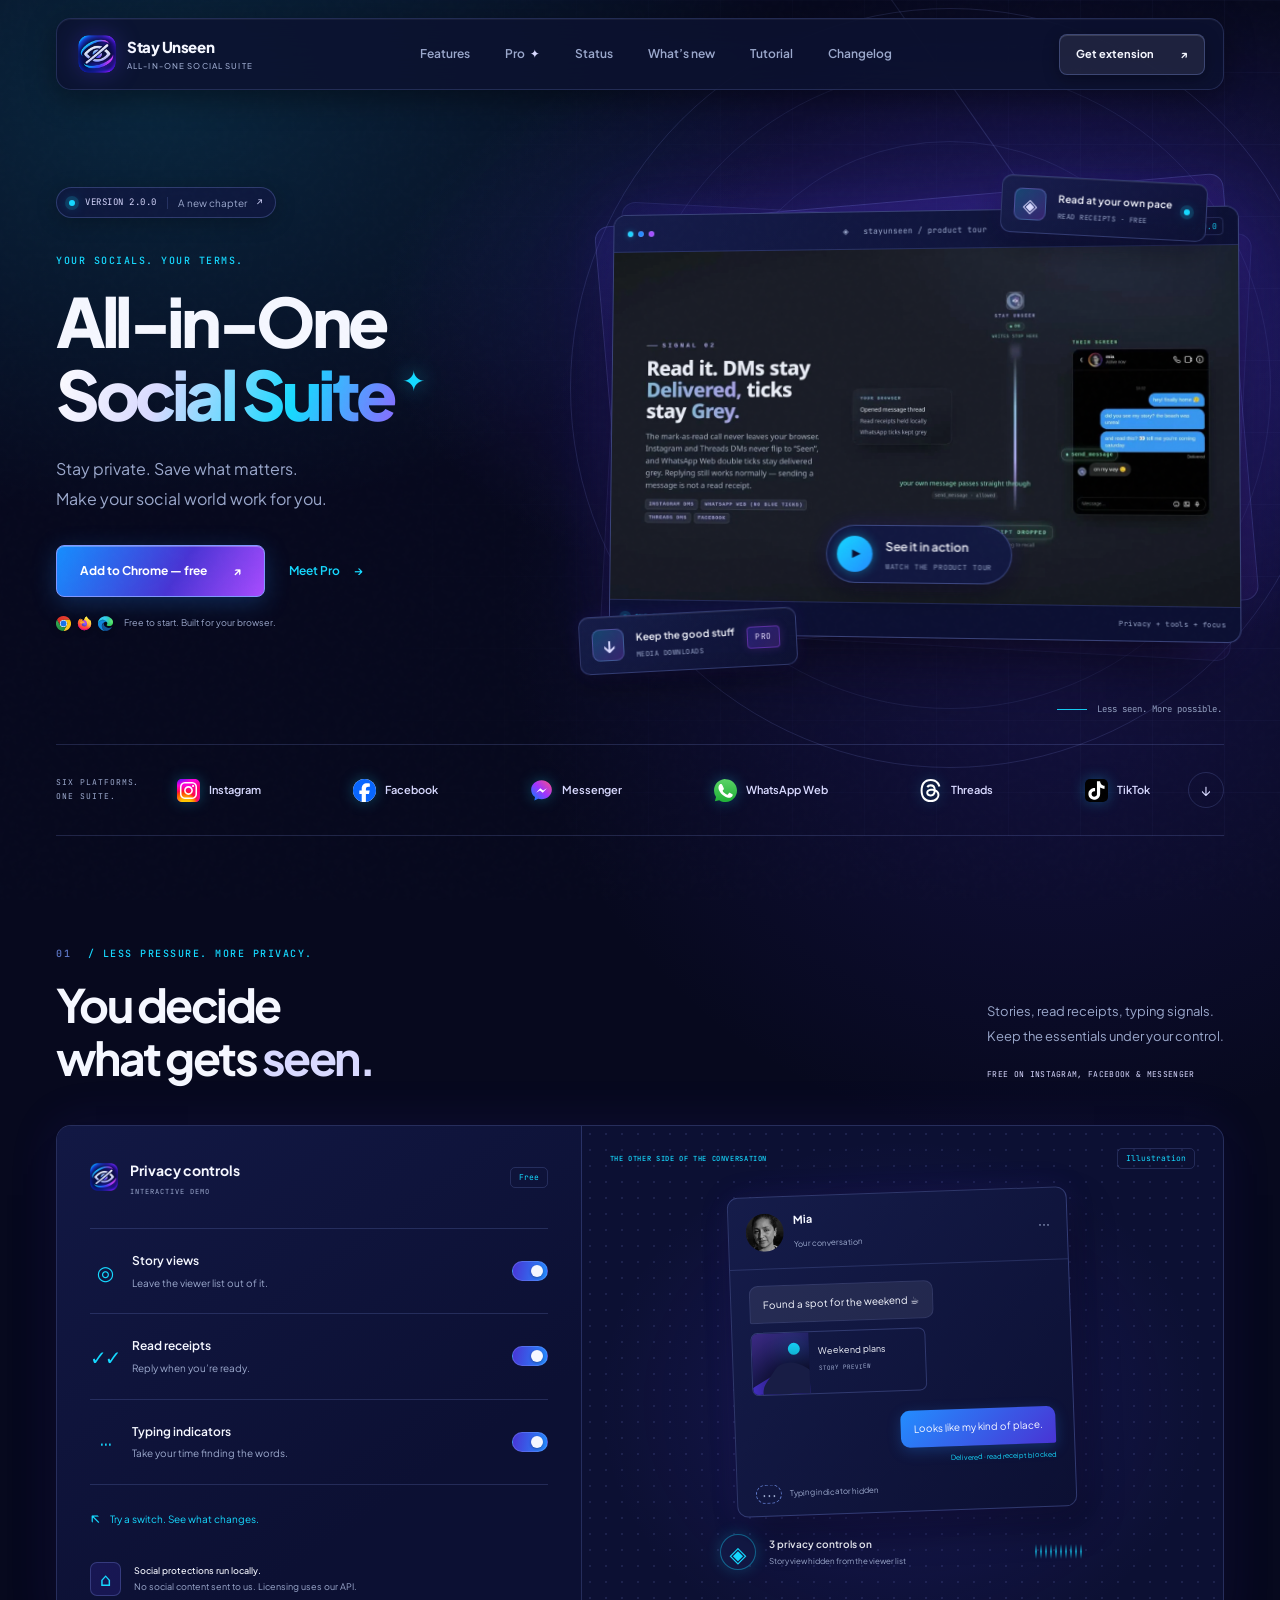
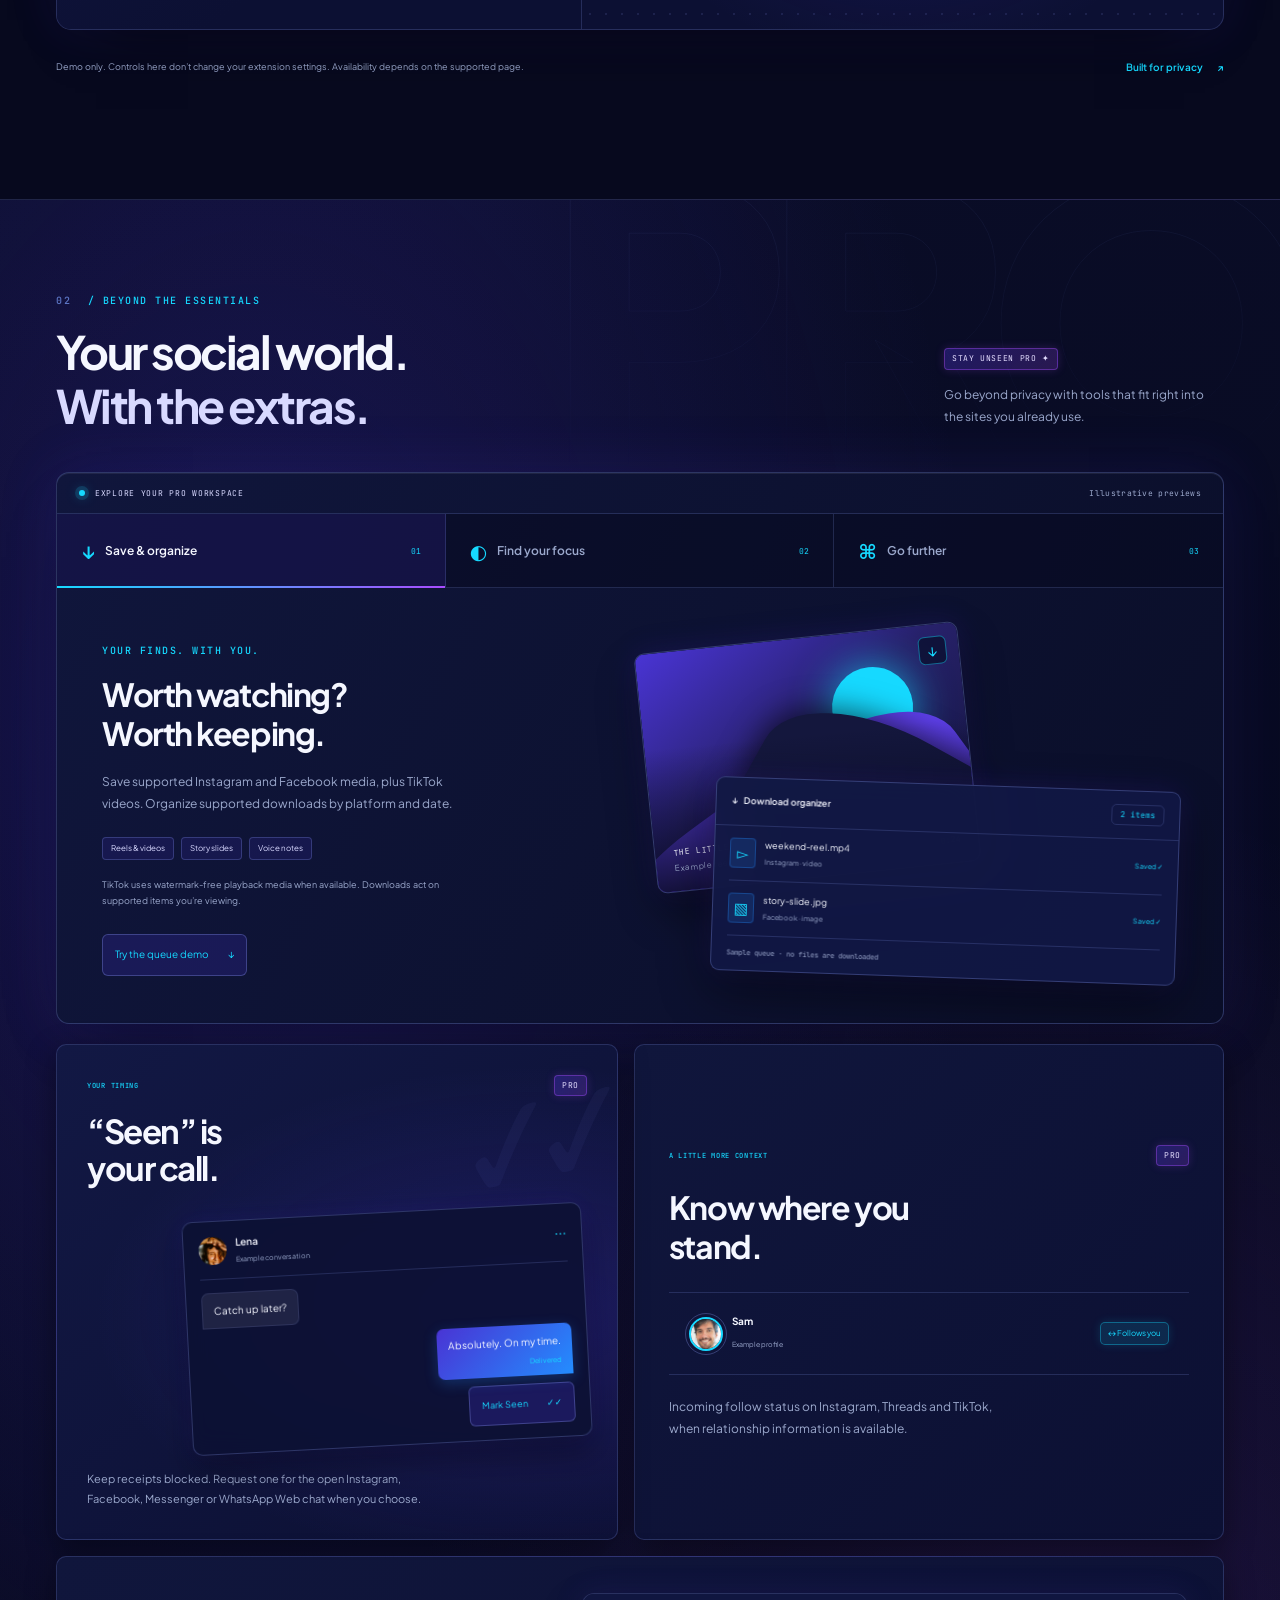
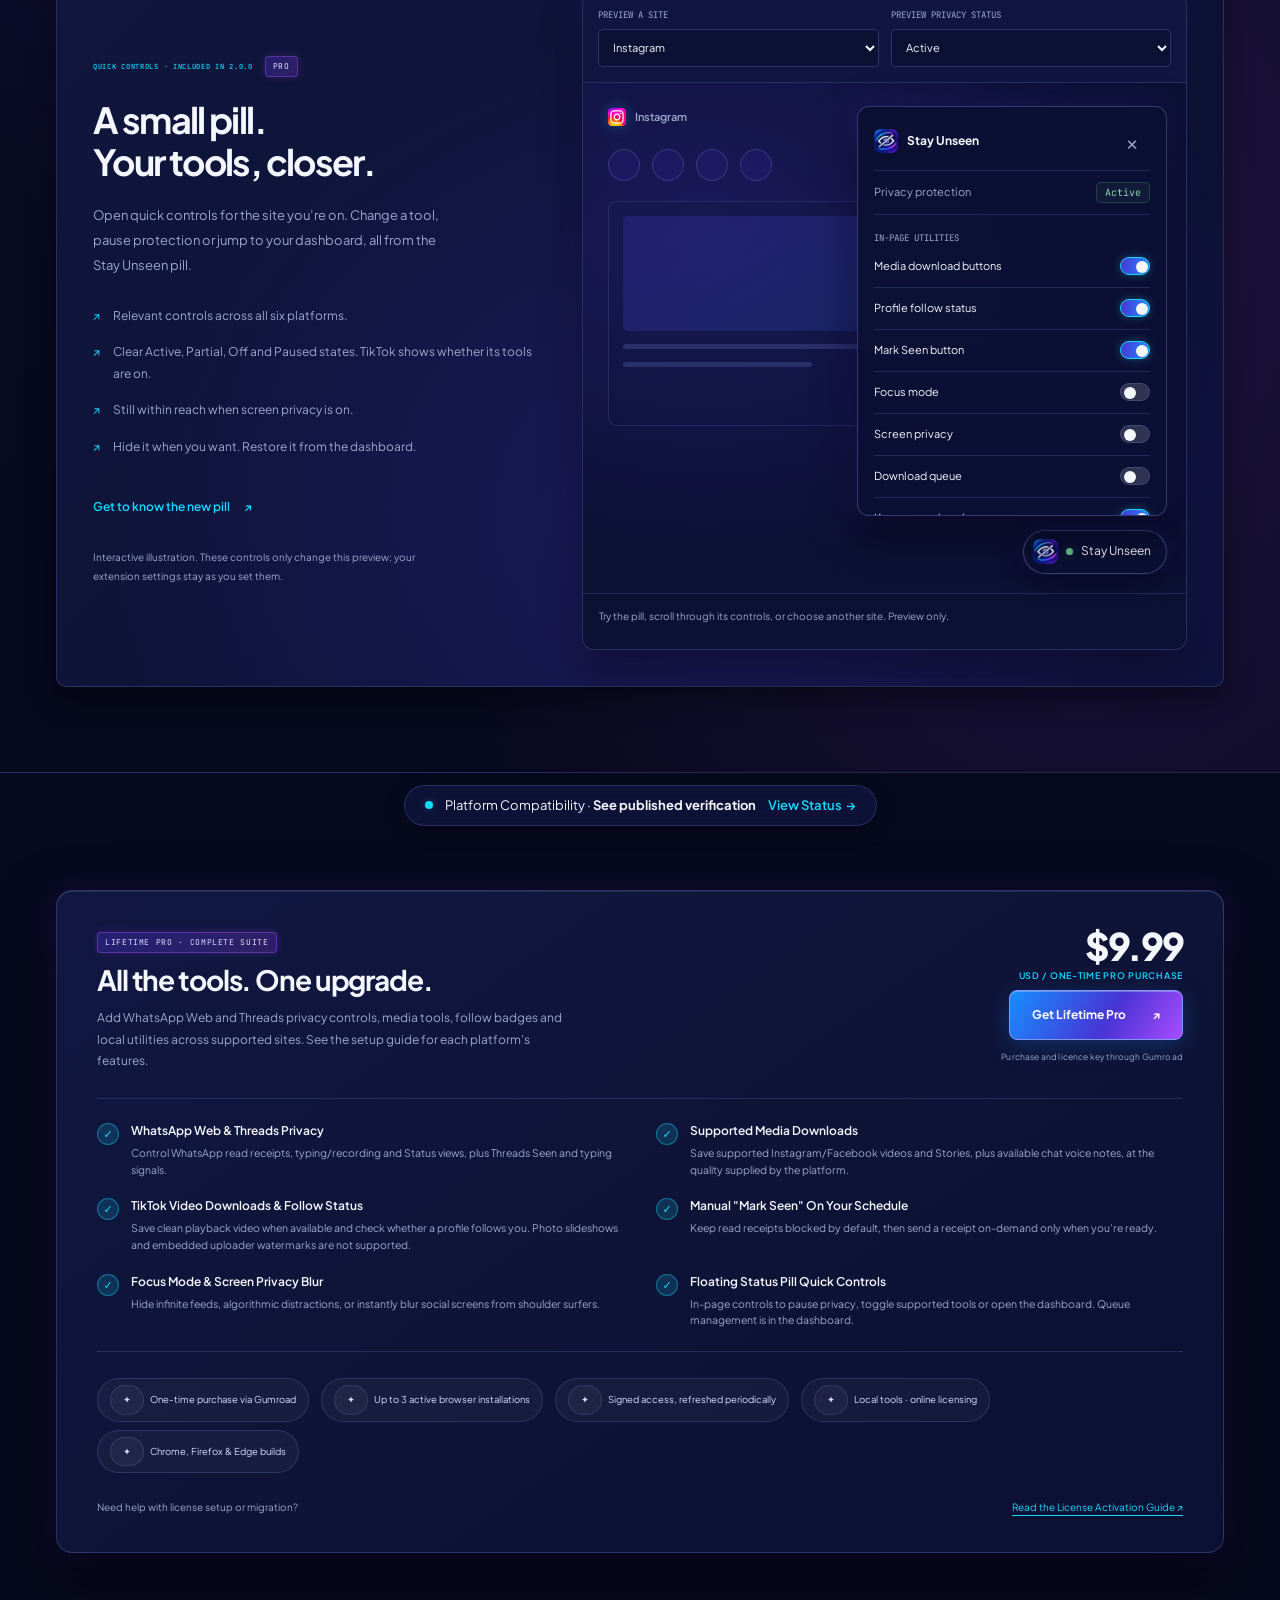
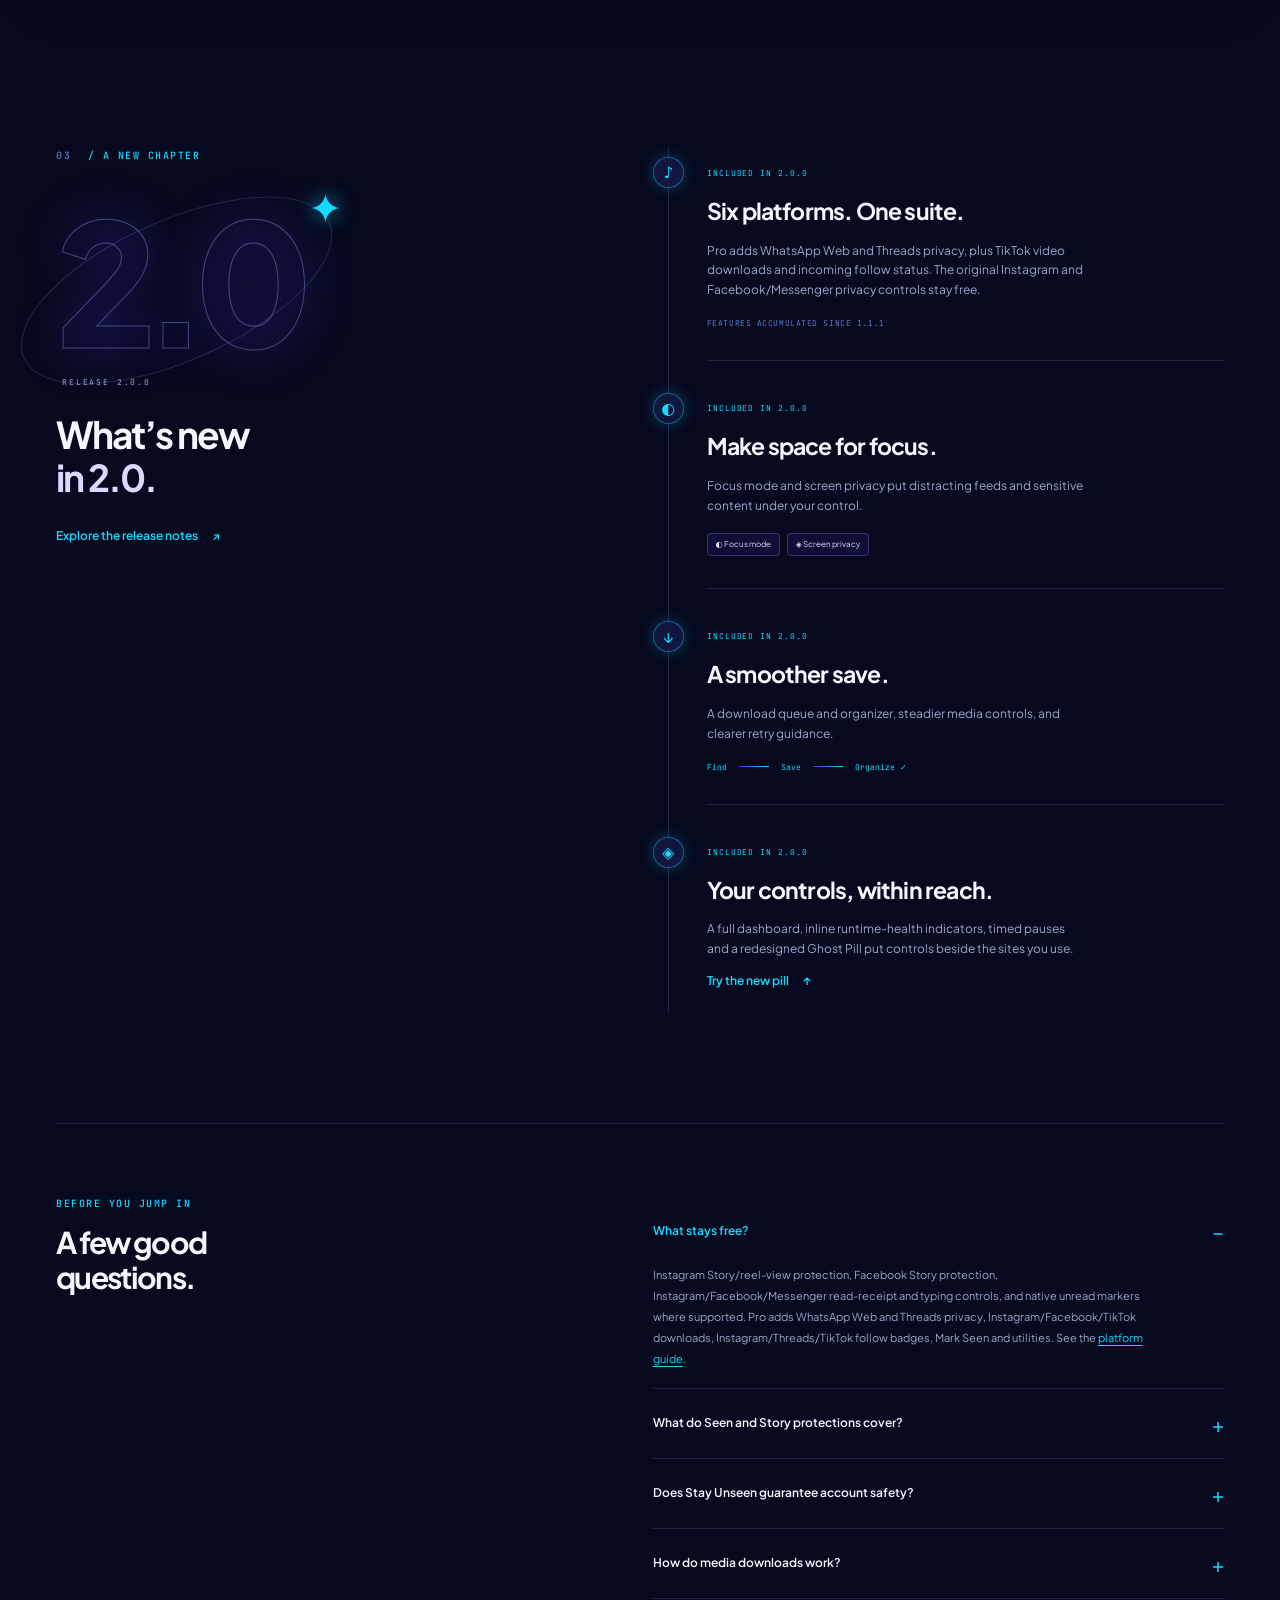
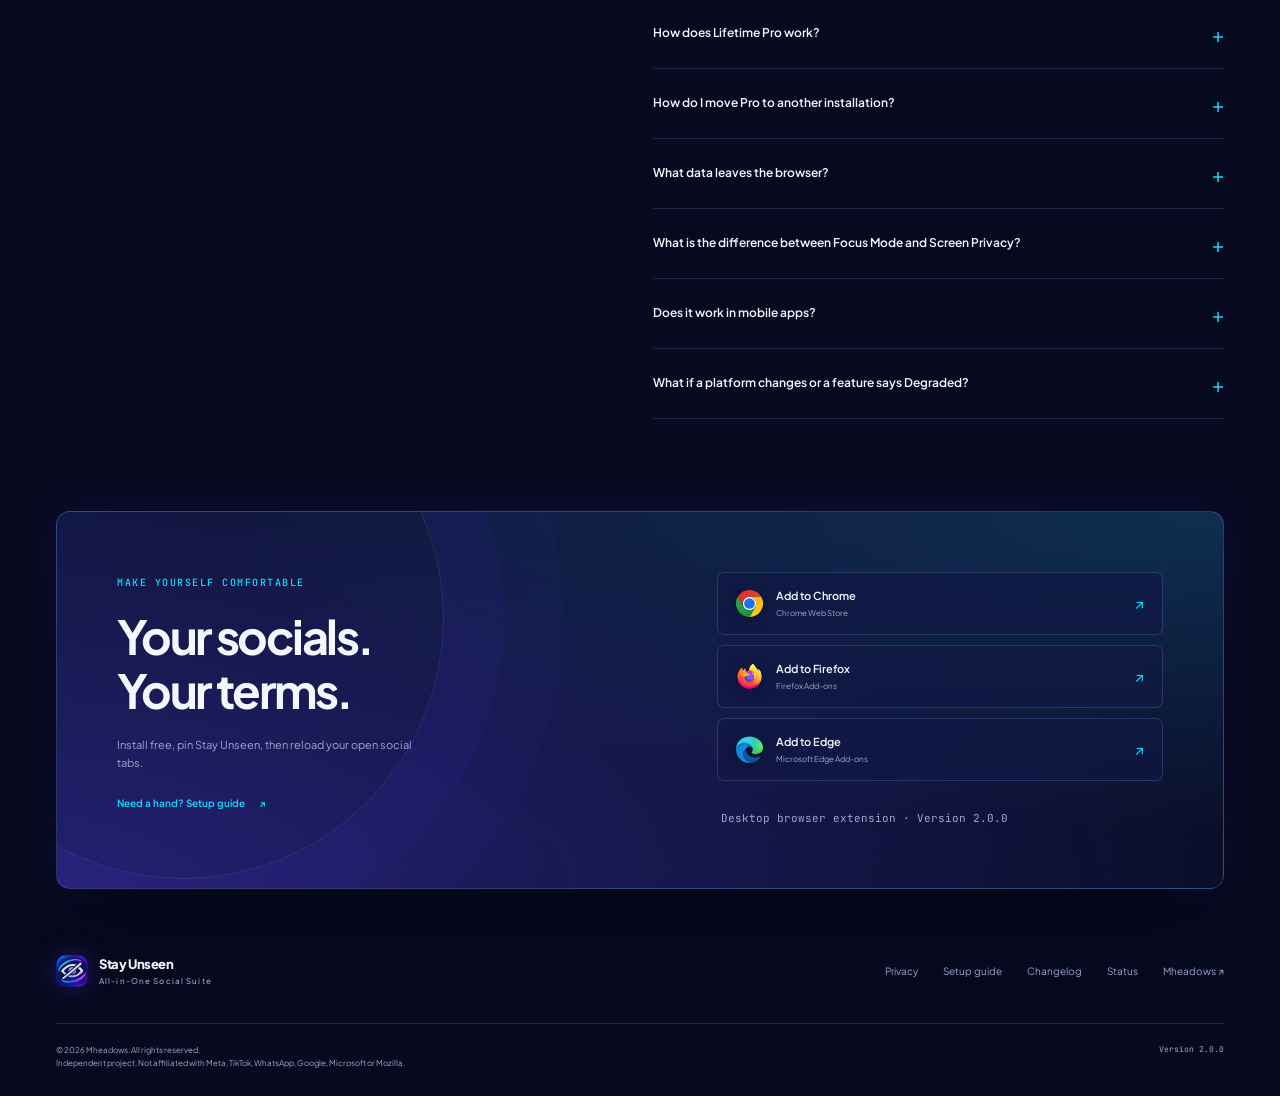
<file: index.html>
<!doctype html>
<html lang="en" class="scroll-smooth">
<head>
  <meta charset="utf-8">
  <meta name="viewport" content="width=device-width,initial-scale=1">
  <title>Stay Unseen 2.0.0 — All-in-One Social Suite</title>
  <meta name="description" content="Stay Unseen 2.0.0 offers privacy controls and Pro tools for Instagram, Facebook, Messenger, WhatsApp Web, Threads and TikTok. Features vary by platform.">
  <meta name="theme-color" content="#07091e">
  <link rel="canonical" href="https://stayunseenapp.com/">
  <link rel="icon" type="image/png" sizes="32x32" href="assets/favicon-32x32.png">
  <link rel="apple-touch-icon" sizes="180x180" href="assets/apple-touch-icon.png">
  <link rel="manifest" href="site.webmanifest">
  <meta name="robots" content="index,follow,max-image-preview:large,max-snippet:-1,max-video-preview:-1">
  <meta name="author" content="Mheadows">
  <link rel="sitemap" type="application/xml" href="https://stayunseenapp.com/sitemap.xml">
  <!-- Open Graph / Facebook -->
  <meta property="og:type" content="website">
  <meta property="og:site_name" content="Stay Unseen">
  <meta property="og:locale" content="en_US">
  <meta property="og:title" content="Stay Unseen 2.0.0 — All-in-One Social Suite">
  <meta property="og:description" content="Stay Unseen 2.0.0 offers privacy controls and Pro tools for Instagram, Facebook, Messenger, WhatsApp Web, Threads and TikTok. Features vary by platform.">
  <meta property="og:url" content="https://stayunseenapp.com/">
  <meta property="og:image" content="https://stayunseenapp.com/assets/launch-tour.webp">
  <meta property="og:image:type" content="image/webp">
  <meta property="og:image:width" content="1920">
  <meta property="og:image:height" content="1080">
  <meta property="og:image:alt" content="Stay Unseen 2.0.0 All-in-One Social Suite product overview">
  <!-- Twitter Cards -->
  <meta name="twitter:card" content="summary_large_image">
  <meta name="twitter:title" content="Stay Unseen 2.0.0 — All-in-One Social Suite">
  <meta name="twitter:description" content="Stay Unseen 2.0.0 offers privacy controls and Pro tools for Instagram, Facebook, Messenger, WhatsApp Web, Threads and TikTok. Features vary by platform.">
  <meta name="twitter:image" content="https://stayunseenapp.com/assets/launch-tour.webp">
  <meta name="twitter:domain" content="stayunseenapp.com">
  <link rel="preconnect" href="https://fonts.googleapis.com">
  <link rel="preconnect" href="https://fonts.gstatic.com" crossorigin>
  <link href="https://fonts.googleapis.com/css2?family=Plus+Jakarta+Sans:wght@400;500;600;700;800&amp;family=JetBrains+Mono:wght@500;700&amp;display=swap" rel="stylesheet">
  <link rel="stylesheet" href="assets/v2.css">
  <link rel="stylesheet" href="assets/status-demo.css">
  <script type="application/ld+json">{"@context":"https://schema.org","@graph":[{"@type":"WebSite","@id":"https://stayunseenapp.com/#website","url":"https://stayunseenapp.com/","name":"Stay Unseen","description":"All-in-one social privacy and utility browser extension for Instagram, Facebook, Messenger, WhatsApp Web, Threads and TikTok.","publisher":{"@type":"Organization","@id":"https://stayunseenapp.com/#organization","name":"Stay Unseen","url":"https://stayunseenapp.com/","logo":{"@type":"ImageObject","url":"https://stayunseenapp.com/assets/icon-512.png"}}},{"@type":"SoftwareApplication","@id":"https://stayunseenapp.com/#software","name":"Stay Unseen","softwareVersion":"2.0.0","applicationCategory":"UtilitiesApplication","operatingSystem":"Windows, macOS, Linux (Chrome, Edge, Firefox)","url":"https://stayunseenapp.com/","description":"Stay Unseen 2.0.0: supported social-site privacy controls, media downloads, follow status and local utilities. Features vary by platform.","offers":[{"@type":"Offer","name":"Free Core","price":"0","priceCurrency":"USD","description":"Core Instagram, Facebook and Messenger privacy controls."},{"@type":"Offer","name":"Lifetime Pro","price":"9.99","priceCurrency":"USD","url":"https://store.stayunseenapp.com/","description":"One-time Pro purchase for up to three active browser installations. Access is verified locally and refreshed through the Stay Unseen API."}],"featureList":["Instagram Story/reel and Facebook Story viewing protection","Instagram, Facebook and Messenger Seen and typing protection","WhatsApp Web read, typing/recording and Status protection with Pro","Threads Seen, typing and follow-status tools with Pro","Supported Instagram/Facebook media and TikTok video downloads with Pro","Instagram, Threads and TikTok incoming follow-status badges with Pro","Mark Seen for supported Instagram, Facebook, Messenger and WhatsApp Web chats with Pro","Ghost Pill, Focus Mode, Screen Privacy and Download Queue with Pro"]},{"@type":"FAQPage","@id":"https://stayunseenapp.com/#faq","mainEntity":[{"@type":"Question","name":"What stays free?","acceptedAnswer":{"@type":"Answer","text":"Instagram Story/reel-view protection, Facebook Story protection, Instagram/Facebook/Messenger read-receipt and typing controls, and native unread markers where supported. Pro adds WhatsApp Web and Threads privacy, Instagram/Facebook/TikTok downloads, Instagram/Threads/TikTok follow badges, Mark Seen and utilities. See the platform guide."}},{"@type":"Question","name":"What do Seen and Story protections cover?","acceptedAnswer":{"@type":"Answer","text":"Stay Unseen suppresses supported outgoing read receipts, Story/Status views and typing signals in your browser. It does not make you anonymous to the platform or guarantee that every signal is blocked after a site changes. Check published compatibility and the dashboard’s local feature health. TikTok tools do not hide profile visits or read receipts."}},{"@type":"Question","name":"Does Stay Unseen guarantee account safety?","acceptedAnswer":{"@type":"Answer","text":"No extension can guarantee how a platform will enforce its rules. Stay Unseen changes supported page behavior and network requests, and some tools use your existing signed-in session. It does not ask you to submit social passwords to Stay Unseen. Review the platform’s terms before using its tools."}},{"@type":"Question","name":"How do media downloads work?","acceptedAnswer":{"@type":"Answer","text":"Downloads retrieve available media directly from the supported site or its media servers. Quality depends on what the platform supplies; HD is not guaranteed. Stay Unseen servers do not proxy the files. TikTok uses clean playback media when available, excludes photo slideshows, and has a 128 MB download limit in Chrome/Edge. The optional queue organizes supported remote media by platform and date."}},{"@type":"Question","name":"How does Lifetime Pro work?","acceptedAnswer":{"@type":"Answer","text":"The current offer is a one-time $9.99 USD Gumroad purchase for up to three active browser installations. Separate browsers or profiles count separately, even on one computer. The extension activates through the Stay Unseen API, checks signed access locally and periodically renews it online. Lifetime purchase access is not an entitlement that works offline forever."}},{"@type":"Question","name":"How do I move Pro to another installation?","acceptedAnswer":{"@type":"Answer","text":"In the old dashboard’s licence card, select Release this device, then Release. After success, activate your key in the new installation. Release before uninstalling or clearing extension data. If the old installation is inaccessible, contact support. See the activation guide."}},{"@type":"Question","name":"What data leaves the browser?","acceptedAnswer":{"@type":"Answer","text":"Licensing sends your key during activation and installation/entitlement information for renewal or release to api.stayunseenapp.com. Public compatibility requests send no licensing credentials or local health evidence. Social messages, credentials and downloaded files are not uploaded to Stay Unseen. Local counters and Live Telemetry remain in the browser. Platform requests still go to the social site or its CDN. Read the Privacy Policy."}},{"@type":"Question","name":"What is the difference between Focus Mode and Screen Privacy?","acceptedAnswer":{"@type":"Answer","text":"Focus Mode hides supported home feeds and reel surfaces on Instagram, Facebook and Threads while leaving messaging available. Screen Privacy blurs and locks supported Instagram, Facebook, Messenger, WhatsApp Web and Threads pages. The Ghost Pill stays usable to turn it off. It does not hide browser notifications, other applications or TikTok."}},{"@type":"Question","name":"Does it work in mobile apps?","acceptedAnswer":{"@type":"Answer","text":"Stay Unseen is a desktop browser extension for supported websites, with Chrome, Edge and Firefox builds. It does not control native iOS or Android apps. Features differ by platform; see the setup guide before enabling a tool."}},{"@type":"Question","name":"What if a platform changes or a feature says Degraded?","acceptedAnswer":{"@type":"Answer","text":"Reload the supported tab after extension updates. Hover, focus or click the health badge beside the feature in your dashboard for the local reason. The Status page separately lists manually verified compatibility and dates; neither counters nor local Working prove what another account sees. See the changelog for changes."}}]}]}</script>
</head>
<body>
<svg class="svg-defs" aria-hidden="true" focusable="false" style="position:absolute;width:0;height:0;overflow:hidden;">
  <defs>
    <linearGradient id="igLA"><stop offset="0" stop-color="#fc0"/><stop offset=".1242" stop-color="#fc0"/><stop offset=".5672" stop-color="#fe4a05"/><stop offset=".6942" stop-color="#ff0f3f"/><stop offset="1" stop-color="#fe0657" stop-opacity="0"/></linearGradient>
    <linearGradient id="igLB"><stop offset="0" stop-color="#fc0"/><stop offset="1" stop-color="#fc0" stop-opacity="0"/></linearGradient>
    <linearGradient id="igLC"><stop offset="0" stop-color="#780cff"/><stop offset="1" stop-color="#820bff" stop-opacity="0"/></linearGradient>
    <linearGradient id="igLD"><stop offset="0" stop-color="#ff005f"/><stop offset="1" stop-color="#fc01d8"/></linearGradient>
    <radialGradient id="igRE" href="#igLD" gradientUnits="userSpaceOnUse" gradientTransform="matrix(-3.10797 .87652 -.6315 -2.23914 1345.6503 1374.1983)" cx="199.7884" cy="628.4379" fx="199.7884" fy="628.4379" r="52.3515"/>
    <radialGradient id="igRF" href="#igLA" gradientUnits="userSpaceOnUse" gradientTransform="matrix(0 -4.03418 4.28018 0 -2332.2273 942.2356)" cx="158.429" cy="578.088" fx="158.429" fy="578.088" r="52.3515"/>
    <radialGradient id="igRG" href="#igLB" gradientUnits="userSpaceOnUse" gradientTransform="matrix(.67441 -1.16203 1.51283 .87801 -814.3657 -47.8354)" cx="172.6149" cy="600.6924" fx="172.6149" fy="600.6924" r="65"/>
    <radialGradient id="igRH" href="#igLC" gradientUnits="userSpaceOnUse" gradientTransform="matrix(-2.3989 .67549 -.23008 -.81732 464.9957 -26.4035)" cx="144.012" cy="51.3367" fx="144.012" fy="51.3367" r="67.081"/>
    <linearGradient id="waGrad" x1="85.915" x2="86.535" y1="32.567" y2="137.092" gradientUnits="userSpaceOnUse">
      <stop offset="0" stop-color="#57d163"/><stop offset="1" stop-color="#23b33a"/>
    </linearGradient>
    <linearGradient id="msGrad" x1="0%" y1="100%" x2="100%" y2="0%">
      <stop offset="0%" stop-color="#0084FF"/>
      <stop offset="50%" stop-color="#A033FF"/>
      <stop offset="100%" stop-color="#FF5280"/>
    </linearGradient>

    <symbol id="instagram" viewBox="0 0 264.5833 264.5833">
      <path fill="url(#igRE)" transform="translate(-71.8155 -18.1429)" d="M204.1503 18.1429c-55.2305 0-71.3834.057-74.5232.3175-11.3342.9424-18.387 2.7275-26.0708 6.554-5.9214 2.9413-10.5915 6.3506-15.2005 11.1298-8.3938 8.7157-13.481 19.4383-15.3226 32.1842-.8953 6.1877-1.1558 7.4496-1.2087 39.0558-.0203 10.5354 0 24.4007 0 42.9984 0 55.2008.061 71.3418.3256 74.4764.9157 11.032 2.6453 17.9728 6.3081 25.565 7 14.5329 20.369 25.4428 36.119 29.5137 5.4535 1.4044 11.4767 2.1779 19.2092 2.5442 3.2762.1425 36.6684.2443 70.081.2443 33.4127 0 66.8253-.0407 70.02-.2035 8.9535-.4214 14.1526-1.1195 19.9011-2.6054 15.8517-4.0912 28.9767-14.8383 36.119-29.5748 3.5916-7.409 5.4128-14.6144 6.237-25.0704.179-2.2796.2543-38.6263.2543-74.924 0-36.304-.0814-72.5835-.2605-74.8632-.8343-10.6249-2.6555-17.7692-6.363-25.3207-3.0421-6.1816-6.42-10.798-11.324-15.518-8.752-8.3616-19.4555-13.4502-32.2101-15.2902-6.18-.8936-7.411-1.1582-39.033-1.2131z"/>
      <path fill="url(#igRF)" transform="translate(-71.8155 -18.1429)" d="M204.1503 18.1429c-55.2305 0-71.3834.057-74.5232.3175-11.3342.9424-18.387 2.7275-26.0708 6.554-5.9214 2.9413-10.5915 6.3506-15.2005 11.1298-8.3938 8.7157-13.481 19.4383-15.3226 32.1842-.8953 6.1877-1.1558 7.4496-1.2087 39.0558-.0203 10.5354 0 24.4007 0 42.9984 0 55.2008.061 71.3418.3256 74.4764.9157 11.032 2.6453 17.9728 6.3081 25.565 7 14.5329 20.369 25.4428 36.119 29.5137 5.4535 1.4044 11.4767 2.1779 19.2092 2.5442 3.2762.1425 36.6684.2443 70.081.2443 33.4127 0 66.8253-.0407 70.02-.2035 8.9535-.4214 14.1526-1.1195 19.9011-2.6054 15.8517-4.0912 28.9767-14.8383 36.119-29.5748 3.5916-7.409 5.4128-14.6144 6.237-25.0704.179-2.2796.2543-38.6263.2543-74.924 0-36.304-.0814-72.5835-.2605-74.8632-.8343-10.6249-2.6555-17.7692-6.363-25.3207-3.0421-6.1816-6.42-10.798-11.324-15.518-8.752-8.3616-19.4555-13.4502-32.2101-15.2902-6.18-.8936-7.411-1.1582-39.033-1.2131z"/>
      <path fill="url(#igRG)" transform="translate(-71.8155 -18.1429)" d="M204.1503 18.1429c-55.2305 0-71.3834.057-74.5232.3175-11.3342.9424-18.387 2.7275-26.0708 6.554-5.9214 2.9413-10.5915 6.3506-15.2005 11.1298-8.3938 8.7157-13.481 19.4383-15.3226 32.1842-.8953 6.1877-1.1558 7.4496-1.2087 39.0558-.0203 10.5354 0 24.4007 0 42.9984 0 55.2008.061 71.3418.3256 74.4764.9157 11.032 2.6453 17.9728 6.3081 25.565 7 14.5329 20.369 25.4428 36.119 29.5137 5.4535 1.4044 11.4767 2.1779 19.2092 2.5442 3.2762.1425 36.6684.2443 70.081.2443 33.4127 0 66.8253-.0407 70.02-.2035 8.9535-.4214 14.1526-1.1195 19.9011-2.6054 15.8517-4.0912 28.9767-14.8383 36.119-29.5748 3.5916-7.409 5.4128-14.6144 6.237-25.0704.179-2.2796.2543-38.6263.2543-74.924 0-36.304-.0814-72.5835-.2605-74.8632-.8343-10.6249-2.6555-17.7692-6.363-25.3207-3.0421-6.1816-6.42-10.798-11.324-15.518-8.752-8.3616-19.4555-13.4502-32.2101-15.2902-6.18-.8936-7.411-1.1582-39.033-1.2131z"/>
      <path fill="url(#igRH)" transform="translate(-71.8155 -18.1429)" d="M204.1503 18.1429c-55.2305 0-71.3834.057-74.5232.3175-11.3342.9424-18.387 2.7275-26.0708 6.554-5.9214 2.9413-10.5915 6.3506-15.2005 11.1298-8.3938 8.7157-13.481 19.4383-15.3226 32.1842-.8953 6.1877-1.1558 7.4496-1.2087 39.0558-.0203 10.5354 0 24.4007 0 42.9984 0 55.2008.061 71.3418.3256 74.4764.9157 11.032 2.6453 17.9728 6.3081 25.565 7 14.5329 20.369 25.4428 36.119 29.5137 5.4535 1.4044 11.4767 2.1779 19.2092 2.5442 3.2762.1425 36.6684.2443 70.081.2443 33.4127 0 66.8253-.0407 70.02-.2035 8.9535-.4214 14.1526-1.1195 19.9011-2.6054 15.8517-4.0912 28.9767-14.8383 36.119-29.5748 3.5916-7.409 5.4128-14.6144 6.237-25.0704.179-2.2796.2543-38.6263.2543-74.924 0-36.304-.0814-72.5835-.2605-74.8632-.8343-10.6249-2.6555-17.7692-6.363-25.3207-3.0421-6.1816-6.42-10.798-11.324-15.518-8.752-8.3616-19.4555-13.4502-32.2101-15.2902-6.18-.8936-7.411-1.1582-39.033-1.2131z"/>
      <path fill="#fff" d="M132.3452 33.973c-26.7167 0-30.0696.1167-40.5629.5939-10.4727.4792-17.6212 2.136-23.8762 4.567-6.4701 2.5107-11.9586 5.8693-17.4265 11.3352-5.472 5.464-8.8332 10.9483-11.354 17.4116-2.4389 6.2524-4.099 13.3976-4.5703 23.8585-.4693 10.4854-.5923 13.8379-.5923 40.5348 0 26.697.1189 30.0371.5943 40.5225.4817 10.465 2.1397 17.6082 4.5703 23.8585 2.5147 6.4654 5.8758 11.9497 11.3458 17.4136 5.466 5.468 10.9544 8.8349 17.4204 11.3456 6.259 2.4309 13.4097 4.0877 23.8803 4.567 10.4933.477 13.8441.5938 40.5588.5938 26.7188 0 30.0615-.1167 40.5547-.5939 10.4728-.4792 17.6295-2.136 23.8885-4.567 6.4681-2.5106 11.9484-5.8775 17.4143-11.3455 5.472-5.4639 8.8332-10.9482 11.354-17.4115 2.4183-6.2524 4.0784-13.3976 4.5703-23.8585.4713-10.4854.5943-13.8277.5943-40.5246 0-26.697-.123-30.0473-.5943-40.5328-.4919-10.465-2.152-17.6081-4.5703-23.8584-2.5208-6.4654-5.882-11.9498-11.354-17.4137-5.4721-5.468-10.9442-8.8266-17.4204-11.3353-6.2714-2.4309-13.424-4.0877-23.8967-4.5669-10.4933-.4772-13.8339-.5939-40.5588-.5939zm-8.825 17.7147c2.6193-.0041 5.5418 0 8.825 0 26.2659 0 29.379.0942 39.7513.5652 9.5915.4383 14.7971 2.0397 18.2648 3.3852 4.5908 1.7817 7.8638 3.9116 11.3048 7.3521 3.4431 3.4406 5.5745 6.7173 7.3617 11.3046 1.3465 3.461 2.9512 8.6628 3.3877 18.2472.4714 10.3625.5739 13.4754.5739 39.7095 0 26.234-.1025 29.347-.5739 39.7095-.4386 9.5843-2.0412 14.7861-3.3877 18.2471-1.783 4.5874-3.9186 7.8539-7.3617 11.2923-3.443 3.4406-6.712 5.5704-11.3048 7.3521-3.4636 1.3517-8.6733 2.949-18.2648 3.3873-10.3702.471-13.4854.5734-39.7513.5734-26.2679 0-29.381-.1024-39.7513-.5734-9.5914-.4423-14.797-2.0438-18.2668-3.3893-4.5908-1.7817-7.87-3.9116-11.313-7.3521-3.4431-3.4405-5.5745-6.709-7.3617-11.2985-1.3465-3.461-2.9512-8.6628-3.3877-18.2471-.4714-10.3626-.5657-13.4754-.5657-39.7259 0-26.2504.0943-29.347.5657-39.7095.4386-9.5844 2.0412-14.7861 3.3877-18.2512 1.783-4.5874 3.9186-7.8641 7.3617-11.3046 3.443-3.4406 6.7222-5.5704 11.313-7.3562 3.4677-1.3517 8.6754-2.949 18.2668-3.3894 9.075-.4096 12.5919-.5324 30.9264-.553zm61.3363 16.322c-6.5173 0-11.805 5.2776-11.805 11.792 0 6.5125 5.2877 11.7962 11.805 11.7962 6.5172 0 11.8049-5.2837 11.8049-11.7962 0-6.5124-5.2877-11.796-11.805-11.796zm-52.5113 13.7826c-27.8993 0-50.5191 22.6031-50.5191 50.4817 0 27.8786 22.6198 50.4714 50.5191 50.4714s50.511-22.5928 50.511-50.4714c0-27.8786-22.6137-50.4817-50.513-50.4817zm0 17.7147c18.109 0 32.7914 14.6694 32.7914 32.767 0 18.0956-14.6824 32.767-32.7914 32.767-18.111 0-32.7913-14.6714-32.7913-32.767 0-18.0976 14.6803-32.767 32.7913-32.767z"/>
    </symbol>

    <symbol id="facebook" viewBox="-500 -250 500 500">
      <circle cx="-250" cy="0" r="250" fill="#fff"/>
      <path fill="#0866ff" transform="scale(1,-1)" d="m 0,0 c 0,138.071 -111.929,250 -250,250 -138.071,0 -250,-111.929 -250,-250 0,-117.245 80.715,-215.622 189.606,-242.638 v 166.242 h -51.552 V 0 h 51.552 v 32.919 c 0,85.092 38.508,124.532 122.048,124.532 15.838,0 43.167,-3.105 54.347,-6.211 V 81.986 c -5.901,0.621 -16.149,0.932 -28.882,0.932 -40.993,0 -56.832,-15.528 -56.832,-55.9 V 0 h 81.659 l -14.028,-76.396 h -67.631 V -248.169 C -95.927,-233.218 0,-127.818 0,0"/>
    </symbol>

    <symbol id="messenger" viewBox="0 0 100 100">
      <path fill="url(#msGrad)" d="M50 5C25.147 5 5 23.578 5 46.505c0 13.064 6.524 24.773 16.767 32.102l-2.693 14.331 16.41-7.18c4.606 1.275 9.473 1.967 14.516 1.967 24.853 0 45-18.578 45-41.505C95 23.578 74.853 5 50 5z"/>
      <path fill="#fff" d="M26.5 59.5l18-19 12.5 9.5 16.5-9.5-18 19-12.5-9.5z"/>
    </symbol>

    <symbol id="whatsapp" viewBox="26 25.2 122.3 122.3">
      <path fill="url(#waGrad)" d="M87.184 25.227c-33.733 0-61.166 27.423-61.178 61.13a60.98 60.98 0 0 0 9.349 32.535l1.455 2.313-6.179 22.558 23.146-6.069 2.235 1.324c9.387 5.571 20.15 8.518 31.126 8.523h.023c33.707 0 61.139-27.426 61.153-61.135.006-16.335-6.349-31.696-17.895-43.251A60.75 60.75 0 0 0 87.94 25.983c-33.733 0-61.166 27.423-61.178 61.13"/>
      <path fill="#fff" fill-rule="evenodd" d="M68.772 55.603c-1.378-3.061-2.828-3.123-4.137-3.176l-3.524-.043c-1.226 0-3.218.46-4.902 2.3s-6.427 6.973-6.427 17.007 6.58 19.722 7.498 21.081c.918 1.359 12.951 20.594 31.694 27.764 15.61 5.958 19.02 4.773 22.45 4.473 3.43-.3 11.065-4.524 12.625-8.892 1.56-4.368 1.56-8.11 1.092-8.892-.468-.782-1.716-1.25-3.588-2.182-1.872-.932-11.065-5.46-12.78-6.083-1.716-.623-2.965-.935-4.212 1.36-1.247 2.296-4.832 6.463-5.92 7.79-1.09 1.327-2.18 1.482-4.02.467-1.84-1.015-7.5-2.995-14.29-9.62-5.313-5.21-6.995-8.577-7.84-10.093-.846-1.516-.09-2.4.926-3.44.94-.94 2.14-2.335 3.1-3.51.96-1.175 1.28-2.014 1.92-3.32.64-1.306.32-2.45-.18-3.44-.5-.99-4.3-10.36-5.9-14.18z"/>
    </symbol>

    <symbol id="threads" viewBox="13 0 165.2 192">
      <path fill="#fff" d="M141.537 88.9883C140.71 88.5919 139.87 88.2104 139.019 87.8451C137.537 60.5382 122.616 44.905 97.5619 44.745C97.4484 44.7443 97.3355 44.7443 97.222 44.7443C82.2364 44.7443 69.7731 51.1409 62.102 62.7807L75.881 72.2328C81.6116 63.5383 90.6052 61.6848 97.2286 61.6848C97.3051 61.6848 97.3819 61.6848 97.4576 61.6855C105.707 61.7381 111.932 64.1366 115.961 68.814C118.893 72.2193 120.854 76.925 121.825 82.8638C114.511 81.6207 106.601 81.2385 98.145 81.7233C74.3247 83.0954 59.0111 96.9879 60.0396 116.292C60.5615 126.084 65.4397 134.508 73.775 140.011C80.8224 144.663 89.899 146.938 99.3323 146.423C111.79 145.74 121.563 140.987 128.381 132.296C133.559 125.696 136.834 117.143 138.28 106.366C144.217 109.949 148.617 114.664 151.047 120.332C155.179 129.967 155.42 145.8 142.501 158.708C131.182 170.016 117.576 174.908 97.0135 175.059C74.2042 174.89 56.9538 167.575 45.7381 153.317C35.2355 139.966 29.8077 120.682 29.6052 96C29.8077 71.3178 35.2355 52.0336 45.7381 38.6827C56.9538 24.4249 74.2039 17.11 97.0132 16.9405C119.988 17.1113 137.539 24.4614 149.184 38.788C154.894 45.8136 159.199 54.6488 162.037 64.9503L178.184 60.6422C174.744 47.9622 169.331 37.0357 161.965 27.974C147.036 9.60668 125.202 0.195148 97.0695 0H96.9569C68.8816 0.19447 47.2921 9.6418 32.7883 28.0793C19.8819 44.4864 13.2244 67.3157 13.0007 95.9325L13 96L13.0007 96.0675C13.2244 124.684 19.8819 147.514 32.7883 163.921C47.2921 182.358 68.8816 191.806 96.9569 192H97.0695C122.03 191.827 139.624 185.292 154.118 170.811C173.081 151.866 172.51 128.119 166.26 113.541C161.776 103.087 153.227 94.5962 141.537 88.9883ZM98.4405 129.507C88.0005 130.095 77.1544 125.409 76.6196 115.372C76.2232 107.93 81.9158 99.626 99.0812 98.6368C101.047 98.5234 102.976 98.468 104.871 98.468C111.106 98.468 116.939 99.0737 122.242 100.233C120.264 124.935 108.662 128.946 98.4405 129.507Z"/>
    </symbol>

    <symbol id="tiktok" viewBox="0 0 96 96">
      <rect width="96" height="96" rx="21" fill="#010101"/>
      <path d="M73.31 25.7456C72.785 25.4743 72.274 25.1769 71.7788 24.8545C70.3389 23.9025 69.0186 22.7808 67.8465 21.5135C64.9139 18.158 63.8186 14.7538 63.4151 12.3705H63.4313C63.0943 10.3921 63.2337 9.11214 63.2547 9.11214H49.8974V60.7624C49.8974 61.4558 49.8974 62.1412 49.8682 62.8185C49.8682 62.9027 49.8601 62.9805 49.8553 63.0712C49.8553 63.1085 49.8553 63.1474 49.8472 63.1863C49.8472 63.196 49.8472 63.2057 49.8472 63.2154C49.7064 65.0686 49.1123 66.8588 48.1173 68.4286C47.1222 69.9983 45.7566 71.2994 44.1407 72.2175C42.4565 73.1757 40.5517 73.6782 38.614 73.6757C32.3906 73.6757 27.3468 68.6011 27.3468 62.334C27.3468 56.0669 32.3906 50.9923 38.614 50.9923C39.7921 50.9912 40.9629 51.1766 42.083 51.5415L42.0992 37.9412C38.6989 37.502 35.2444 37.7722 31.9538 38.7348C28.6631 39.6975 25.6077 41.3317 22.9802 43.5343C20.678 45.5346 18.7425 47.9214 17.2608 50.5872C16.6969 51.5594 14.5695 55.4658 14.3119 61.8058C14.1499 65.4044 15.2306 69.1326 15.7458 70.6734V70.7058C16.0699 71.6132 17.3256 74.7094 19.372 77.3197C21.0221 79.4135 22.9716 81.2527 25.1579 82.7783V82.7459L25.1903 82.7783C31.6567 87.1724 38.8263 86.884 38.8263 86.884C40.0674 86.8338 44.2249 86.884 48.9463 84.6464C54.183 82.1658 57.1642 78.47 57.1642 78.47C59.0688 76.2618 60.5832 73.7452 61.6426 71.0282C62.8513 67.8509 63.2547 64.0401 63.2547 62.5171V35.1155C63.4168 35.2127 65.5749 36.6401 65.5749 36.6401C65.5749 36.6401 68.6842 38.633 73.5352 39.9309C77.0155 40.8544 81.7045 41.0488 81.7045 41.0488V27.7887C80.0615 27.9669 76.7255 27.4485 73.31 25.7456Z" fill="white"/>
    </symbol>
  </defs>
</svg>
<a class="skip-link" href="#main">Skip to content</a>
<div class="scroll-progress" aria-hidden="true"></div>
<header class="site-header"><nav class="navigation wrap" aria-label="Primary navigation"><a class="brand" href="#top"><img src="assets/icon128.png" width="38" height="38" alt="Stay Unseen logo"><span>Stay Unseen<small>ALL-IN-ONE SOCIAL SUITE</small></span></a><div class="nav-links" id="primary-links"><a href="#features">Features</a><a href="#pro">Pro <span class="nav-spark" aria-hidden="true">✦</span></a><a href="status.html">Status</a><a href="#whats-new">What’s new</a><a href="tutorial.html">Tutorial</a><a href="changelog.html">Changelog</a></div><a class="button small" href="#install">Get extension <span aria-hidden="true">↗</span></a><button class="menu-toggle" type="button" aria-label="Open navigation" aria-expanded="false" aria-controls="primary-links" hidden><span></span><span></span></button></nav></header>
<main id="main">
<section class="hero" id="top"><div class="hero-grid" aria-hidden="true"></div><div class="hero-orbit" aria-hidden="true"></div><div class="wrap hero-layout">
<div class="hero-copy"><a class="release-label" href="#whats-new"><span class="live-dot"></span> VERSION 2.0.0 <span class="release-label-text">A new chapter</span><span aria-hidden="true">↗</span></a><p class="eyebrow">Your socials. Your terms.</p><h1><span class="sr-only">Stay Unseen 2.0.0 — </span>All-in-One <br><span>Social Suite<span class="heading-star" aria-hidden="true">✦</span></span></h1><p class="hero-description">Stay private. Save what matters. <br>Make your social world work for you.</p><div class="hero-actions"><a class="button" href="#install" data-browser-cta><span data-browser-label>Get extension free</span><span aria-hidden="true">↗</span></a><a class="text-link" href="#pro">Meet Pro <span aria-hidden="true">→</span></a></div><div class="hero-trust"><div class="browser-icons" aria-hidden="true"><img src="assets/Google_Chrome_icon_(February_2022).svg" width="19" height="19" alt="Chrome"><img src="assets/firefox-browser-icon.svg" width="19" height="19" alt="Firefox"><img src="assets/microsoft_edge-icon.svg" width="19" height="19" alt="Edge"></div><span>Free to start. Built for your browser.</span></div></div>
<div class="hero-product"><div class="frame-echo echo-one" aria-hidden="true"></div><div class="frame-echo echo-two" aria-hidden="true"></div><div class="floating-note note-privacy"><span class="note-icon" aria-hidden="true">◈</span><span>Read at your own pace<small>READ RECEIPTS · FREE</small></span><span class="live-dot" aria-hidden="true"></span></div>
<figure class="video-card"><div class="video-bar"><span class="window-dots" aria-hidden="true"><i></i><i></i><i></i></span><span class="address">◈ &nbsp; stayunseen / product tour</span><span class="version-mini">2.0.0</span></div><div class="video-stage"><video id="product-video" controls playsinline preload="none" width="1920" height="1080" poster="assets/launch-tour.webp" aria-label="Stay Unseen promotional product tour"><source src="assets/stayunseen-tour.mp4" type="video/mp4">Your browser cannot play this video. <a href="assets/stayunseen-tour.mp4">Download the tour</a>.</video><button class="video-play" type="button" hidden aria-label="Play Stay Unseen product tour"><span class="play-disc" aria-hidden="true">▶</span><span>See it in action<small>WATCH THE PRODUCT TOUR</small></span></button></div><figcaption><span><span class="live-dot" aria-hidden="true"></span> ONE EXTENSION. MORE CONTROL.</span><span>Privacy + tools + focus</span></figcaption></figure>
<div class="floating-note note-tools"><span class="note-icon" aria-hidden="true">↓</span><span>Keep the good stuff<small>MEDIA DOWNLOADS</small></span><span class="pro-tag">PRO</span></div><div class="hero-annotation" aria-hidden="true"><span></span> Less seen. More possible.</div></div>
<div class="platforms"><span class="platform-caption">SIX PLATFORMS. <br>ONE SUITE.</span><ul aria-label="Platforms supported across Free and Pro"><li><svg class="platform-icon" aria-hidden="true"><use href="#instagram"></use></svg>Instagram</li><li><svg class="platform-icon" aria-hidden="true"><use href="#facebook"></use></svg>Facebook</li><li><svg class="platform-icon" aria-hidden="true"><use href="#messenger"></use></svg>Messenger</li><li><svg class="platform-icon" aria-hidden="true"><use href="#whatsapp"></use></svg>WhatsApp Web</li><li><svg class="platform-icon" aria-hidden="true"><use href="#threads"></use></svg>Threads</li><li><svg class="platform-icon" aria-hidden="true"><use href="#tiktok"></use></svg>TikTok</li></ul><a class="scroll-cue" href="#features" aria-label="Explore features"><span aria-hidden="true">↓</span></a></div>
</div></section>
<section class="section wrap core-section" id="features"><div class="section-heading" data-reveal><div><p class="eyebrow"><span>01</span> / Less pressure. More privacy.</p><h2>You decide <br>what gets <em>seen.</em></h2></div><p>Stories, read receipts, typing signals. <br>Keep the essentials under your control.<span class="inline-tier">FREE ON INSTAGRAM, FACEBOOK &amp; MESSENGER</span></p></div>
<div class="privacy-workspace" data-reveal><div class="control-side"><div class="workspace-title"><img src="assets/icon128.png" width="28" height="28" alt="Stay Unseen Privacy"><span>Privacy controls<small>INTERACTIVE DEMO</small></span><span class="tiny-pill">Free</span></div><div class="control-list">
<button class="control-row" type="button" role="switch" aria-checked="true" data-privacy="stories" disabled><span class="control-icon" aria-hidden="true">◎</span><span>Story views<small>Leave the viewer list out of it.</small></span><span class="switch" aria-hidden="true"></span></button>
<button class="control-row" type="button" role="switch" aria-checked="true" data-privacy="receipts" disabled><span class="control-icon" aria-hidden="true">✓✓</span><span>Read receipts<small>Reply when you’re ready.</small></span><span class="switch" aria-hidden="true"></span></button>
<button class="control-row" type="button" role="switch" aria-checked="true" data-privacy="typing" disabled><span class="control-icon" aria-hidden="true">···</span><span>Typing indicators<small>Take your time finding the words.</small></span><span class="switch" aria-hidden="true"></span></button>
</div><noscript><p class="demo-hint">Enable JavaScript to try the interactive previews.</p></noscript><p class="demo-hint"><span aria-hidden="true">↖</span> Try a switch. See what changes.</p><div class="local-badge"><span aria-hidden="true">⌂</span><p><strong>Social protections run locally.</strong><br>No social content sent to us. Licensing uses our API.</p></div></div>
<div class="signal-stage"><div class="stage-top"><span class="eyebrow">THE OTHER SIDE OF THE CONVERSATION</span><span class="tiny-pill">Illustration</span></div><div class="conversation"><div class="chat-person"><img src="assets/faces/mia.jpg" alt="Mia" width="38" height="38" loading="lazy"><div><strong>Mia</strong><small>Your conversation</small></div><span aria-hidden="true">···</span></div><div class="chat-body"><p class="chat-bubble incoming">Found a spot for the weekend ☕</p><div class="story-preview"><div class="landscape" aria-hidden="true"><span class="sun"></span><span class="mountain mountain-one"></span><span class="mountain mountain-two"></span></div><span>Weekend plans<small>STORY PREVIEW</small></span></div><p class="chat-bubble outgoing">Looks like my kind of place.</p><p class="receipt-status" data-receipt-output aria-live="polite">Delivered · read receipt blocked</p><div class="typing-line" data-typing-output aria-live="polite"><span aria-hidden="true">···</span><span data-typing-label>Typing indicator hidden</span></div></div></div><div class="signal-bottom" aria-live="polite"><span class="signal-ring" aria-hidden="true">◈</span><div><strong data-protection-output>3 privacy controls on</strong><span data-story-output>Story view hidden from the viewer list</span></div><span class="signal-trace" aria-hidden="true"></span></div></div></div>
<div class="core-footnote"><p>Demo only. Controls here don’t change your extension settings. Availability depends on the supported page.</p><a class="text-link" href="privacy.html">Built for privacy <span aria-hidden="true">↗</span></a></div></section>
<section class="pro-section" id="pro"><div class="pro-backdrop" aria-hidden="true">PRO</div><div class="section wrap"><div class="section-heading" data-reveal><div><p class="eyebrow"><span>02</span> / Beyond the essentials</p><h2>Your social world. <br><em>With the extras.</em></h2></div><div class="pro-intro"><span class="pro-tag">STAY UNSEEN PRO ✦</span><p>Go beyond privacy with tools that fit right into the sites you already use.</p></div></div>
<div class="pro-workspace" data-reveal><div class="pro-workspace-top"><span><span class="live-dot" aria-hidden="true"></span> EXPLORE YOUR PRO WORKSPACE</span><span class="demo-label">Illustrative previews</span></div><div class="pro-tabs" aria-label="Explore Pro capabilities"><button type="button" id="tab-media" data-pro-tab="media" class="selected" disabled><span aria-hidden="true">↓</span> Save &amp; organize<small>01</small></button><button type="button" id="tab-focus" data-pro-tab="focus" disabled><span aria-hidden="true">◐</span> Find your focus<small>02</small></button><button type="button" id="tab-platforms" data-pro-tab="platforms" disabled><span aria-hidden="true">⌘</span> Go further<small>03</small></button></div>
<div class="pro-panel" id="panel-media" data-pro-panel="media"><div class="panel-copy"><span class="feature-kicker">YOUR FINDS. WITH YOU.</span><h3>Worth watching? <br>Worth keeping.</h3><p>Save supported Instagram and Facebook media, plus TikTok videos. Organize supported downloads by platform and date.</p><div class="capability-tags"><span>Reels &amp; videos</span><span>Story slides</span><span>Voice notes</span></div><p class="panel-fine">TikTok uses watermark-free playback media when available. Downloads act on supported items you’re viewing.</p><button class="demo-action" type="button" data-queue-demo disabled><span data-queue-button-label>Try the queue demo</span> <span aria-hidden="true">↓</span></button></div><div class="media-visual"><div class="media-preview"><div class="landscape large" aria-hidden="true"><span class="sun"></span><span class="mountain mountain-one"></span><span class="mountain mountain-two"></span></div><div class="media-overlay"><span>THE LITTLE ESCAPES<small>Example reel</small></span><span class="media-duration">0:24</span></div><span class="media-save" aria-hidden="true">↓</span></div><div class="download-window"><div class="mini-window-head"><span>↓ &nbsp; Download organizer</span><span class="tiny-pill" data-queue-count>2 items</span></div><div class="download-row"><span class="file-icon" aria-hidden="true">▻</span><span>weekend-reel.mp4<small>Instagram · video</small></span><b>Saved ✓</b></div><div class="download-row"><span class="file-icon" aria-hidden="true">▧</span><span>story-slide.jpg<small>Facebook · image</small></span><b>Saved ✓</b></div><div class="download-row demo-queue-row" hidden><span class="file-icon" aria-hidden="true">▻</span><span>little-escape.mp4<small>Instagram · example reel</small></span><b data-queue-state>Queued</b></div><div class="queue-bottom" aria-live="polite" data-queue-output>Sample queue · no files are downloaded</div></div></div></div>
<div class="pro-panel" id="panel-focus" data-pro-panel="focus"><div class="panel-copy"><span class="feature-kicker">LESS NOISE. MORE SPACE.</span><h3>Keep the conversation. <br>Quiet the feed.</h3><p>Hide distracting feeds on Instagram, Facebook and Threads. Use screen privacy to blur the page when you want it out of view.</p><div class="focus-controls"><button class="demo-action" type="button" data-focus-demo aria-pressed="false" disabled>Focus mode <span data-focus-label>Off</span></button><button class="demo-action" type="button" data-blur-demo aria-pressed="false" disabled>Screen privacy <span data-blur-label>Off</span></button></div><p class="panel-fine">Manage these modes from your dashboard or the status pill. Focus mode covers Instagram, Facebook and Threads; screen privacy also covers Messenger and WhatsApp Web.</p></div><div class="focus-visual"><div class="mini-window-head"><span>◎ &nbsp; Your social space</span><span class="tiny-pill">Demo</span></div><div class="focus-preview"><div class="mock-social"><div class="mock-sidebar"><span class="mock-logo">◎</span><span>⌂</span><span>⌕</span><span>♡</span><span>✉</span></div><div class="mock-feed"><div class="mock-stories"><i></i><i></i><i></i><i></i></div><div class="mock-post"><div class="landscape" aria-hidden="true"><span class="sun"></span><span class="mountain mountain-one"></span><span class="mountain mountain-two"></span></div><div class="mock-post-lines"><i></i><i></i></div></div></div><div class="focus-empty"><span>◐</span><strong>A little room to breathe.</strong><small>Feed hidden. Messaging available.</small></div></div><div class="blur-message" hidden><span>◈</span><strong>For your eyes only.</strong><small>Turn screen privacy off to reveal.</small></div></div><div class="queue-bottom" aria-live="polite" data-focus-output>Preview · focus mode and screen privacy off</div></div></div>
<div class="pro-panel" id="panel-platforms" data-pro-panel="platforms"><div class="panel-copy"><span class="feature-kicker">YOUR SUITE, EXPANDED.</span><h3>More of your world. <br>Under your control.</h3><p>Extend privacy to WhatsApp Web and Threads. Add downloads and incoming follow-status checks on TikTok.</p><ul class="platform-capabilities"><li><b>WhatsApp Web</b><span>Read receipts, typing, recording &amp; status views</span></li><li><b>Threads</b><span>Seen &amp; typing controls</span></li><li><b>TikTok</b><span>Video downloads &amp; follow status</span></li></ul></div><div class="network-visual" aria-label="Stay Unseen connects six supported platforms"><div class="network-ring ring-one" aria-hidden="true"></div><div class="network-ring ring-two" aria-hidden="true"></div><div class="network-hub"><img src="assets/icon128.png" width="70" height="70" alt="Stay Unseen Suite"><span>ONE SUITE</span></div><div class="network-node node-ig"><b><svg class="platform-icon" aria-hidden="true"><use href="#instagram"></use></svg></b><span>Instagram</span></div><div class="network-node node-fb"><b><svg class="platform-icon" aria-hidden="true"><use href="#facebook"></use></svg></b><span>Facebook</span></div><div class="network-node node-ms"><b><svg class="platform-icon" aria-hidden="true"><use href="#messenger"></use></svg></b><span>Messenger</span></div><div class="network-node node-wa"><b><svg class="platform-icon" aria-hidden="true"><use href="#whatsapp"></use></svg></b><span>WhatsApp Web <small>PRO</small></span></div><div class="network-node node-th"><b><svg class="platform-icon" aria-hidden="true"><use href="#threads"></use></svg></b><span>Threads <small>PRO</small></span></div><div class="network-node node-tt"><b><svg class="platform-icon" aria-hidden="true"><use href="#tiktok"></use></svg></b><span>TikTok <small>PRO</small></span></div></div></div></div>
<div class="utility-bento"><article class="utility-card follow-card" data-reveal><div class="utility-heading"><span class="feature-kicker">A LITTLE MORE CONTEXT</span><span class="pro-tag">PRO</span></div><h3>Know where you stand.</h3><div class="profile-demo"><img src="assets/faces/sam.jpg" width="52" height="52" loading="lazy" alt="Sam avatar"><div><strong>Sam</strong><small>Example profile</small></div><span class="follows-badge">↔ Follows you</span></div><p>Incoming follow status on Instagram, Threads and TikTok, when relationship information is available.</p></article>
<article class="utility-card seen-card" data-reveal><div class="utility-heading"><span class="feature-kicker">YOUR TIMING</span><span class="pro-tag">PRO</span></div><h3>“Seen” is <br>your call.</h3><div class="seen-demo"><div class="seen-chat-heading"><img src="assets/faces/lena.jpg" width="32" height="32" loading="lazy" alt="Lena avatar"><span>Lena<small>Example conversation</small></span><span aria-hidden="true">···</span></div><p class="seen-incoming">Catch up later?</p><div class="seen-reply">Absolutely. On my time.<span data-seen-status aria-live="polite">Delivered</span></div><button class="demo-action" type="button" data-seen-demo aria-pressed="false" disabled><span data-seen-label>Mark Seen</span> <span aria-hidden="true">✓✓</span></button></div><p>Keep receipts blocked. Request one for the open Instagram, Facebook, Messenger or WhatsApp Web chat when you choose.</p></article>
<article class="utility-card status-card" id="status-pill" data-reveal>
  <div class="status-copy">

    <div class="utility-heading"><span class="feature-kicker">QUICK CONTROLS · INCLUDED IN 2.0.0</span><span class="pro-tag">PRO</span></div>
    <h3>A small pill. <br>Your tools, closer.</h3>
    <p>Open quick controls for the site you’re on. Change a tool, pause protection or jump to your dashboard, all from the Stay Unseen pill.</p>
    <ul class="status-highlights">
      <li>Relevant controls across all six platforms.</li>
      <li>Clear Active, Partial, Off and Paused states. TikTok shows whether its tools are on.</li>
      <li>Still within reach when screen privacy is on.</li>
      <li>Hide it when you want. Restore it from the dashboard.</li>
    </ul>
    <a class="text-link" href="tutorial.html#status-pill">Get to know the new pill <span aria-hidden="true">↗</span></a>
    <p class="status-fine">Interactive illustration. These controls only change this preview; your extension settings stay as you set them.</p>
  </div>
  <div class="status-preview" data-status-demo>
    <div class="status-preview-toolbar">
      <label for="status-preview-site">PREVIEW A SITE
        <select id="status-preview-site" data-status-site disabled>
          <option value="instagram">Instagram</option><option value="facebook">Facebook</option><option value="messenger">Messenger</option><option value="whatsapp">WhatsApp Web</option><option value="threads">Threads</option><option value="tiktok">TikTok</option>
        </select>
      </label>
      <label for="status-preview-state" data-status-state-field>PREVIEW PRIVACY STATUS
        <select id="status-preview-state" data-status-state disabled><option>Active</option><option>Partial</option><option>Off</option></select>
      </label>
    </div>
    <div class="status-preview-stage">
      <div class="status-page-sample" data-status-page aria-hidden="true">
        <div class="status-sample-heading"><svg class="platform-icon"><use data-status-platform-icon href="#instagram"></use></svg><span data-status-platform-name>Instagram</span></div>
        <div class="status-sample-feed"><div class="status-sample-stories"><i></i><i></i><i></i><i></i></div><div class="status-sample-post"><div class="status-sample-image"></div><i></i><i></i></div></div>
        <p class="status-focus-message" data-status-focus-message hidden>Feed hidden. Messaging available.</p>
      </div>
      <p class="status-blur-caption" data-status-blur-caption hidden>SCREEN PRIVACY ON · QUICK CONTROLS STAY AVAILABLE</p>
      <button type="button" class="status-pill-trigger" data-status-trigger aria-expanded="true" aria-controls="status-quick-controls" disabled><img src="assets/icon128.png" width="25" height="25" alt="Stay Unseen pill icon"><span class="status-dot" aria-hidden="true"></span><span data-status-trigger-label>Stay Unseen</span></button>
      <div class="status-quick-controls" id="status-quick-controls" data-status-controls role="region" aria-label="Status pill demo quick controls">
        <div class="status-quick-heading"><img src="assets/icon128.png" width="24" height="24" alt="Stay Unseen logo"><strong>Stay Unseen</strong><button type="button" class="status-quick-close" data-status-close aria-label="Close quick controls" disabled>×</button></div>
        <div class="status-quick-state"><span data-status-type>Privacy protection</span><span class="status-state-badge" data-status-badge>Active</span></div>
        <p class="status-section-label">IN-PAGE UTILITIES</p>
        <div data-status-tools><p class="status-static-tools">Media download buttons, profile follow status, Mark Seen, Focus mode, screen privacy, download queue and unread markers.</p></div>
        <div class="status-quick-actions">
          <button type="button" class="status-action" data-status-pause disabled>Pause protection for 15 minutes</button>
          <p class="status-quick-hint" data-status-pause-hint>In the extension, pause applies across supported sites.</p>
          <a class="status-action status-action-primary" href="tutorial.html#dashboard">Open dashboard guide <span aria-hidden="true">↗</span></a>
          <button type="button" class="status-action" data-status-hide disabled>Hide status pill</button>
        </div>
        <p class="status-quick-hint">Restore the pill from Dashboard → In-Page Utilities. Tool settings apply across supported tabs.</p>
      </div>
      <button type="button" class="status-action status-restore" data-status-restore hidden>Restore demo pill</button>
    </div>
    <div class="status-preview-footer"><p data-status-notice aria-live="polite">Try the pill, scroll through its controls, or choose another site. Preview only.</p><noscript><p>Enable JavaScript to try this demo. The <a href="tutorial.html#status-pill">setup guide</a> explains every control.</p></noscript></div>
  </div>
</article></div>
</div></section>

<div class="wrap status-teaser-wrap">
  <a class="status-teaser-pill" href="status.html">
    <span class="status-teaser-dot" aria-hidden="true"></span>
    <span>Platform Compatibility · <strong>See published verification</strong></span>
    <span class="status-teaser-link">View Status <span aria-hidden="true">→</span></span>
  </a>
</div>

<section class="section wrap pricing-section" id="pricing">
<div class="pro-offer" id="plans" data-reveal>
  <div class="pro-offer-top">
    <div class="offer-title">
      <span class="pro-tag">LIFETIME PRO · COMPLETE SUITE</span>
      <h3>All the tools. <br>One upgrade.</h3>
      <p class="offer-sub">Add WhatsApp Web and Threads privacy controls, media tools, follow badges and local utilities across supported sites. See the setup guide for each platform’s features.</p>
    </div>
    <div class="offer-price-block">
      <p>$9.99 <span>USD / One-time Pro purchase</span></p>
      <!-- Checkout: the one place the purchase URL is written. Change it here only. -->
      <a class="button" href="https://store.stayunseenapp.com/" target="_blank" rel="noopener noreferrer">Get Lifetime Pro <span aria-hidden="true">↗</span></a>
      <span class="offer-subnote">Purchase and licence key through Gumroad</span>
    </div>
  </div>

  <div class="pro-features-grid">
    <div class="pro-feat-item">
      <span class="feat-check" aria-hidden="true">✓</span>
      <div>
        <strong>WhatsApp Web &amp; Threads Privacy</strong>
        <p>Control WhatsApp read receipts, typing/recording and Status views, plus Threads Seen and typing signals.</p>
      </div>
    </div>
    <div class="pro-feat-item">
      <span class="feat-check" aria-hidden="true">✓</span>
      <div>
        <strong>Supported Media Downloads</strong>
        <p>Save supported Instagram/Facebook videos and Stories, plus available chat voice notes, at the quality supplied by the platform.</p>
      </div>
    </div>
    <div class="pro-feat-item">
      <span class="feat-check" aria-hidden="true">✓</span>
      <div>
        <strong>TikTok Video Downloads &amp; Follow Status</strong>
        <p>Save clean playback video when available and check whether a profile follows you. Photo slideshows and embedded uploader watermarks are not supported.</p>
      </div>
    </div>
    <div class="pro-feat-item">
      <span class="feat-check" aria-hidden="true">✓</span>
      <div>
        <strong>Manual "Mark Seen" On Your Schedule</strong>
        <p>Keep read receipts blocked by default, then send a receipt on-demand only when you're ready.</p>
      </div>
    </div>
    <div class="pro-feat-item">
      <span class="feat-check" aria-hidden="true">✓</span>
      <div>
        <strong>Focus Mode &amp; Screen Privacy Blur</strong>
        <p>Hide infinite feeds, algorithmic distractions, or instantly blur social screens from shoulder surfers.</p>
      </div>
    </div>
    <div class="pro-feat-item">
      <span class="feat-check" aria-hidden="true">✓</span>
      <div>
        <strong>Floating Status Pill Quick Controls</strong>
        <p>In-page controls to pause privacy, toggle supported tools or open the dashboard. Queue management is in the dashboard.</p>
      </div>
    </div>
  </div>

  <div class="pro-guarantees">
    <span><span aria-hidden="true">✦</span> One-time purchase via Gumroad</span>
    <span><span aria-hidden="true">✦</span> Up to 3 active browser installations</span>
    <span><span aria-hidden="true">✦</span> Signed access, refreshed periodically</span>
    <span><span aria-hidden="true">✦</span> Local tools · online licensing</span>
    <span><span aria-hidden="true">✦</span> Chrome, Firefox &amp; Edge builds</span>
  </div>

  <div class="pro-offer-footer">
    <span>Need help with license setup or migration?</span>
    <a href="tutorial.html#activation">Read the License Activation Guide <span aria-hidden="true">↗</span></a>
  </div>
</div>
</section>

<section class="section wrap release-section" id="whats-new"><div class="release-stamp" data-reveal><p class="eyebrow"><span>03</span> / A new chapter</p><div class="version-art" aria-label="Version 2.0.0">2.0<span class="version-orbit" aria-hidden="true">✦</span><small>RELEASE 2.0.0</small></div><h2>What’s new <br><em>in 2.0.</em></h2><a class="text-link" href="changelog.html#v200">Explore the release notes <span aria-hidden="true">↗</span></a></div><div class="release-timeline"><article data-reveal><span class="timeline-node" aria-hidden="true">♪</span><div><span class="new-tag">INCLUDED IN 2.0.0</span><h3>Six platforms. One suite.</h3><p>Pro adds WhatsApp Web and Threads privacy, plus TikTok video downloads and incoming follow status. The original Instagram and Facebook/Messenger privacy controls stay free.</p><span class="release-detail">FEATURES ACCUMULATED SINCE 1.1.1</span></div></article><article data-reveal><span class="timeline-node" aria-hidden="true">◐</span><div><span class="new-tag">INCLUDED IN 2.0.0</span><h3>Make space for focus.</h3><p>Focus mode and screen privacy put distracting feeds and sensitive content under your control.</p><div class="release-chips"><span>◐ Focus mode</span><span>◈ Screen privacy</span></div></div></article><article data-reveal><span class="timeline-node" aria-hidden="true">↓</span><div><span class="new-tag">INCLUDED IN 2.0.0</span><h3>A smoother save.</h3><p>A download queue and organizer, steadier media controls, and clearer retry guidance.</p><div class="release-track" aria-hidden="true"><span>Find</span><i></i><span>Save</span><i></i><span>Organize ✓</span></div></div></article><article data-reveal><span class="timeline-node" aria-hidden="true">◈</span><div><span class="new-tag">INCLUDED IN 2.0.0</span><h3>Your controls, within reach.</h3><p>A full dashboard, inline runtime-health indicators, timed pauses and a redesigned Ghost Pill put controls beside the sites you use.</p><a class="text-link" href="#status-pill">Try the new pill <span aria-hidden="true">↑</span></a></div></article></div></section>
<section class="wrap faq-section" id="faq"><div><p class="eyebrow">Before you jump in</p><h2>A few good <br>questions.</h2></div><div class="faq-list">
<details open><summary>What stays free?</summary><p>Instagram Story/reel-view protection, Facebook Story protection, Instagram/Facebook/Messenger read-receipt and typing controls, and native unread markers where supported. Pro adds WhatsApp Web and Threads privacy, Instagram/Facebook/TikTok downloads, Instagram/Threads/TikTok follow badges, Mark Seen and utilities. See the <a href="tutorial.html#platforms">platform guide</a>.</p></details>
<details><summary>What do Seen and Story protections cover?</summary><p>Stay Unseen suppresses supported outgoing read receipts, Story/Status views and typing signals in your browser. It does not make you anonymous to the platform or guarantee that every signal is blocked after a site changes. Check <a href="status.html">published compatibility</a> and the dashboard’s local feature health. TikTok tools do not hide profile visits or read receipts.</p></details>
<details><summary>Does Stay Unseen guarantee account safety?</summary><p>No extension can guarantee how a platform will enforce its rules. Stay Unseen changes supported page behavior and network requests, and some tools use your existing signed-in session. It does not ask you to submit social passwords to Stay Unseen. Review the platform’s terms before using its tools.</p></details>
<details><summary>How do media downloads work?</summary><p>Downloads retrieve available media directly from the supported site or its media servers. Quality depends on what the platform supplies; HD is not guaranteed. Stay Unseen servers do not proxy the files. TikTok uses clean playback media when available, excludes photo slideshows, and has a 128 MB download limit in Chrome/Edge. The optional queue organizes supported remote media by platform and date.</p></details>
<details><summary>How does Lifetime Pro work?</summary><p>The current offer is a one-time $9.99 USD Gumroad purchase for up to three active browser installations. Separate browsers or profiles count separately, even on one computer. The extension activates through the Stay Unseen API, checks signed access locally and periodically renews it online. Lifetime purchase access is not an entitlement that works offline forever.</p></details>
<details><summary>How do I move Pro to another installation?</summary><p>In the old dashboard’s licence card, select <strong>Release this device</strong>, then <strong>Release</strong>. After success, activate your key in the new installation. Release before uninstalling or clearing extension data. If the old installation is inaccessible, <a href="mailto:hrrpooh@gmail.com">contact support</a>. See the <a href="tutorial.html#activation">activation guide</a>.</p></details>
<details><summary>What data leaves the browser?</summary><p>Licensing sends your key during activation and installation/entitlement information for renewal or release to api.stayunseenapp.com. Public compatibility requests send no licensing credentials or local health evidence. Social messages, credentials and downloaded files are not uploaded to Stay Unseen. Local counters and Live Telemetry remain in the browser. Platform requests still go to the social site or its CDN. Read the <a href="privacy.html">Privacy Policy</a>.</p></details>
<details><summary>What is the difference between Focus Mode and Screen Privacy?</summary><p>Focus Mode hides supported home feeds and reel surfaces on Instagram, Facebook and Threads while leaving messaging available. Screen Privacy blurs and locks supported Instagram, Facebook, Messenger, WhatsApp Web and Threads pages. The Ghost Pill stays usable to turn it off. It does not hide browser notifications, other applications or TikTok.</p></details>
<details><summary>Does it work in mobile apps?</summary><p>Stay Unseen is a desktop browser extension for supported websites, with Chrome, Edge and Firefox builds. It does not control native iOS or Android apps. Features differ by platform; see the setup guide before enabling a tool.</p></details>
<details><summary>What if a platform changes or a feature says Degraded?</summary><p>Reload the supported tab after extension updates. Hover, focus or click the health badge beside the feature in your dashboard for the local reason. The <a href="status.html">Status page</a> separately lists manually verified compatibility and dates; neither counters nor local Working prove what another account sees. See the <a href="changelog.html">changelog</a> for changes.</p></details>
</div></section>
<section id="install" class="wrap install-section"><div class="install-panel"><div><p class="eyebrow">Make yourself comfortable</p><h2>Your socials. <br>Your terms.</h2><p>Install free, pin Stay Unseen, then reload your open social tabs.</p><a class="text-link" href="tutorial.html">Need a hand? Setup guide <span aria-hidden="true">↗</span></a></div><div class="browser-list">
<a href="https://chromewebstore.google.com/detail/stay-unseen-ig-fb-seen-bl/bfbajdhcgbnclhljgbcjficphhedlkje" target="_blank" rel="noopener noreferrer"><img src="assets/Google_Chrome_icon_(February_2022).svg" width="32" height="32" alt="Google Chrome logo"><span><strong>Add to Chrome</strong><small>Chrome Web Store</small></span><span aria-hidden="true">↗</span></a>
<a href="https://addons.mozilla.org/en-US/firefox/addon/stay-unseen-ig-fb-seen-blocker/" target="_blank" rel="noopener noreferrer"><img src="assets/firefox-browser-icon.svg" width="32" height="32" alt="Mozilla Firefox logo"><span><strong>Add to Firefox</strong><small>Firefox Add-ons</small></span><span aria-hidden="true">↗</span></a>
<a href="https://microsoftedge.microsoft.com/addons/detail/stay-unseen-ig-fb-see/fnlnnfoeafbpbjgkkiihhkfncjhombai" target="_blank" rel="noopener noreferrer"><img src="assets/microsoft_edge-icon.svg" width="32" height="32" alt="Microsoft Edge logo"><span><strong>Add to Edge</strong><small>Microsoft Edge Add-ons</small></span><span aria-hidden="true">↗</span></a>
<p>Desktop browser extension · Version 2.0.0</p></div></div></section>
</main>
<footer class="wrap site-footer"><div class="footer-top"><a class="brand" href="#top"><img src="assets/icon128.png" width="32" height="32" alt="Stay Unseen logo"><span>Stay Unseen<span class="brand-caption">All-in-One Social Suite</span></span></a><nav aria-label="Footer navigation"><a href="privacy.html">Privacy</a><a href="tutorial.html">Setup guide</a><a href="changelog.html">Changelog</a><a href="status.html">Status</a><a href="https://mheadows.bond/" target="_blank" rel="noopener noreferrer">Mheadows ↗</a></nav></div><div class="footer-bottom"><p>&copy; 2026 Mheadows. All rights reserved.<br>Independent project. Not affiliated with Meta, TikTok, WhatsApp, Google, Microsoft or Mozilla.</p><span>Version 2.0.0</span></div></footer>
<script src="assets/site.js" defer></script>
<script src="assets/landing.js" defer></script>
<script src="assets/status-demo.js" defer></script>
</body></html>
</file>
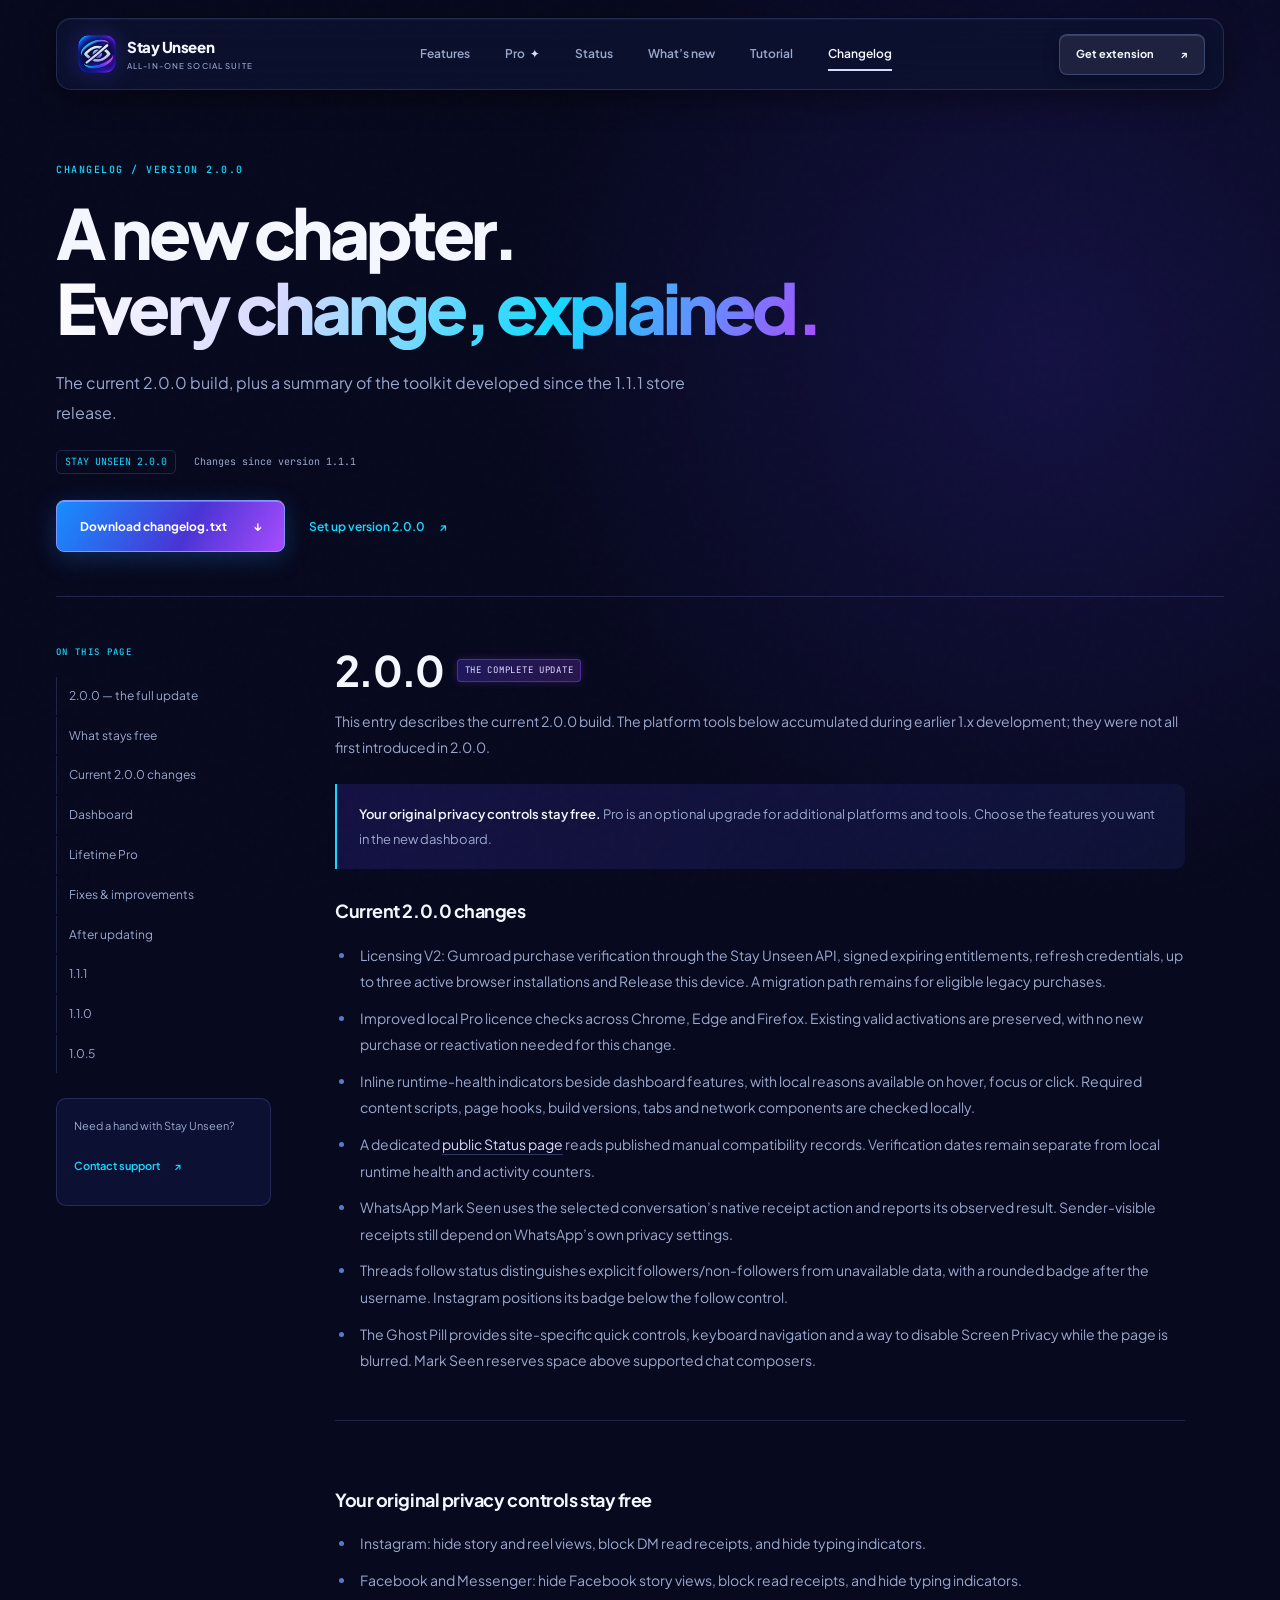
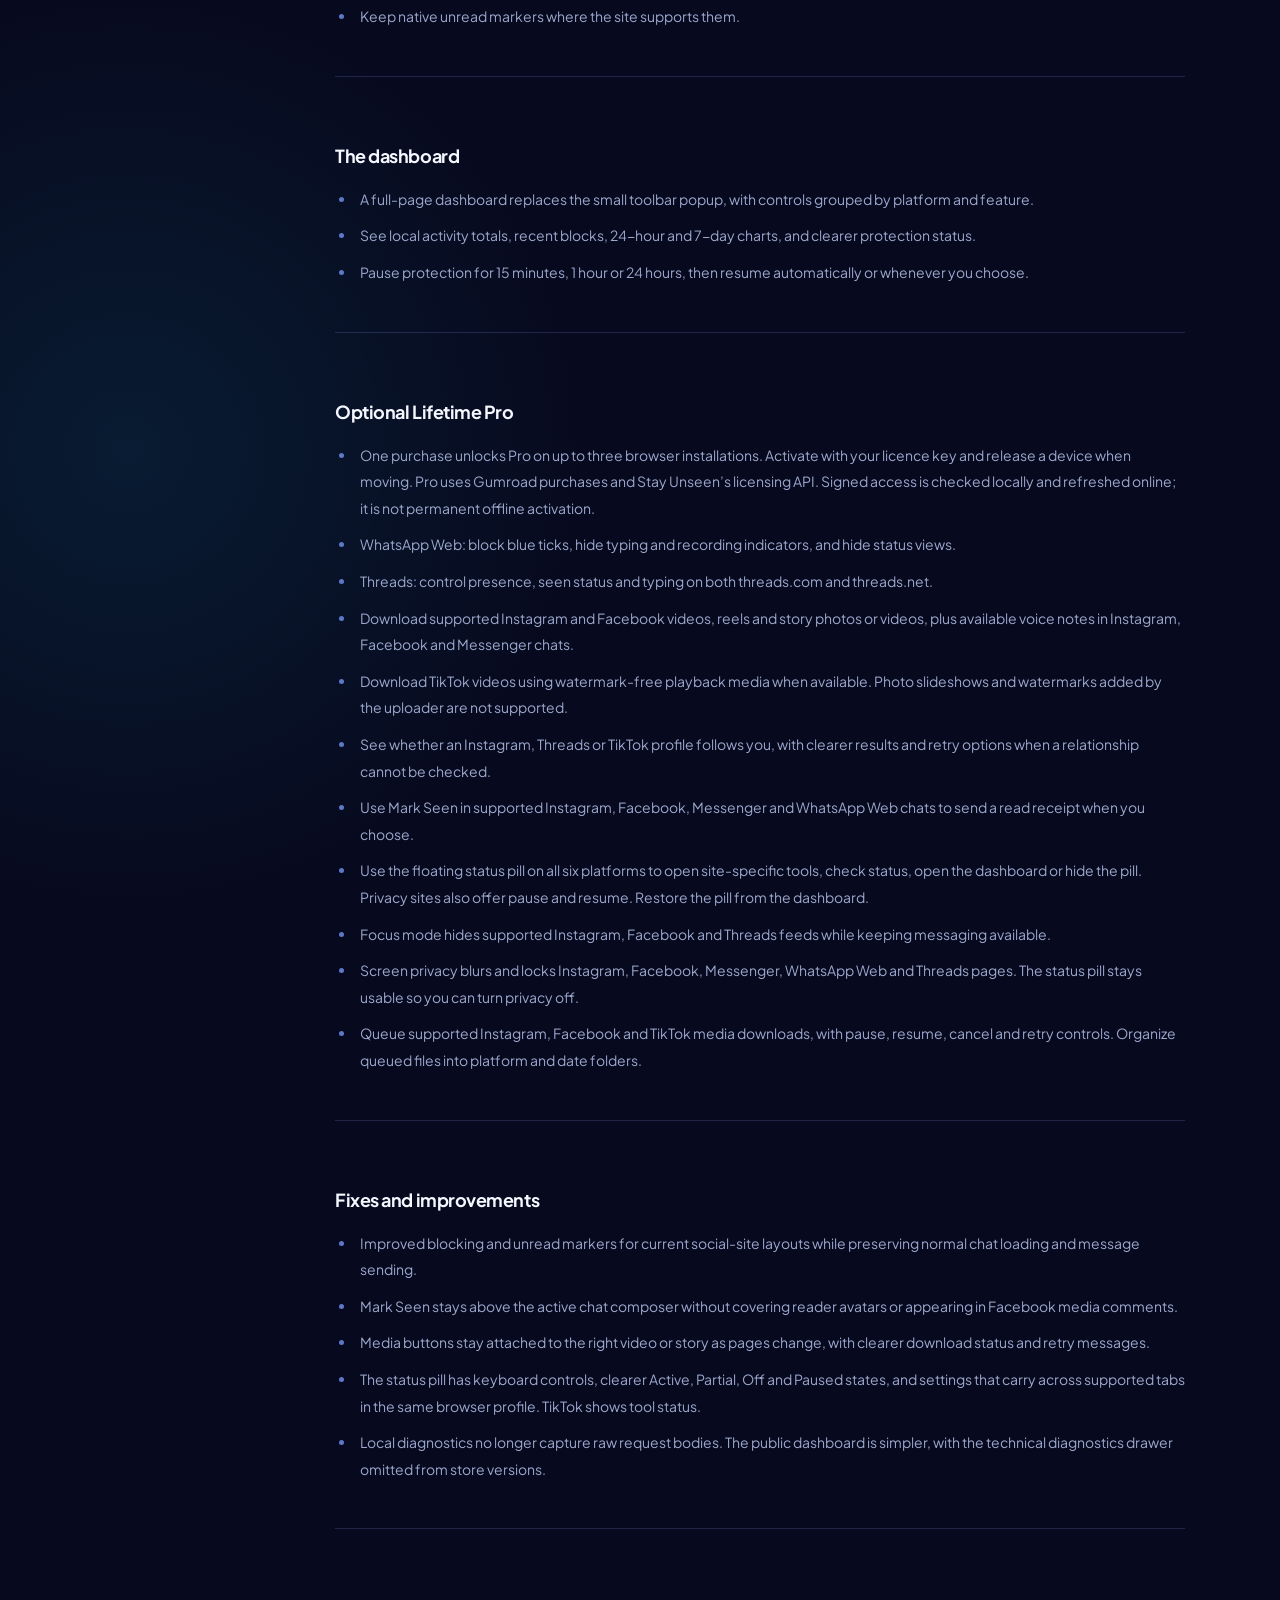
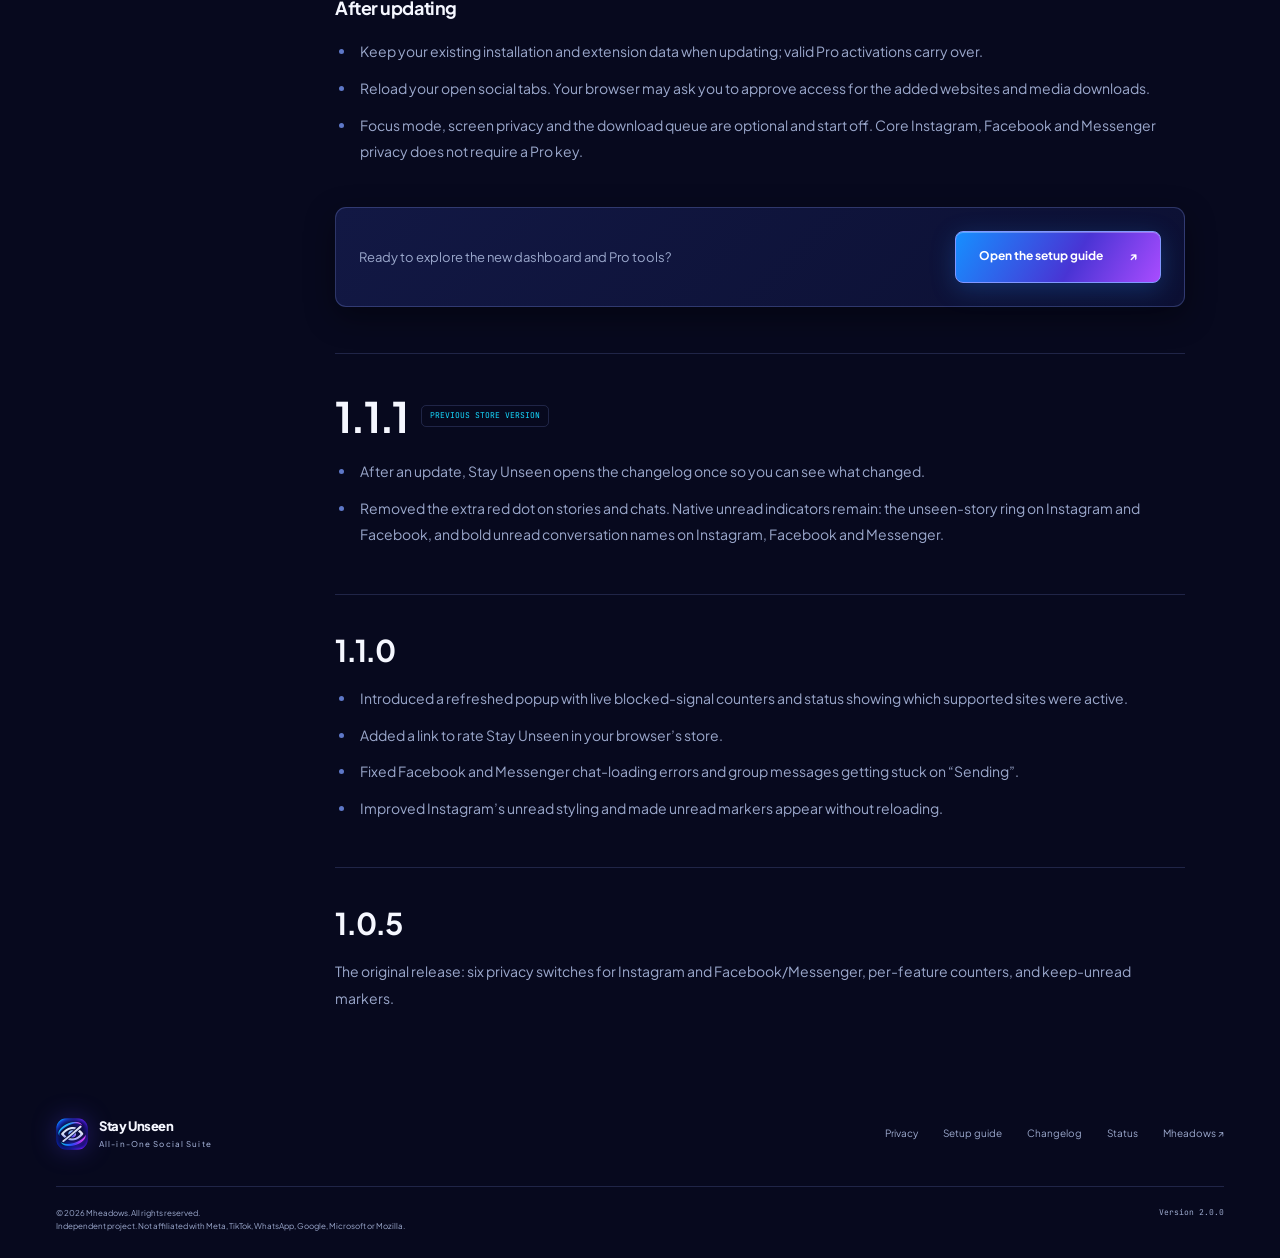
<file: changelog.html>
<!doctype html>
<html lang="en" class="scroll-smooth">
<head>
  <meta charset="utf-8">
  <meta name="viewport" content="width=device-width,initial-scale=1">
  <title>Stay Unseen 2.0.0 — Changelog</title>
  <meta name="description" content="Current Stay Unseen 2.0.0 changes: Licensing V2, inline feature health, public compatibility status, chat tools and the accumulated social toolkit.">
  <meta name="theme-color" content="#07091e">
  <meta name="robots" content="index,follow,max-image-preview:large">
  <meta name="author" content="Mheadows">
  <link rel="canonical" href="https://stayunseenapp.com/changelog.html">
  <link rel="icon" type="image/png" sizes="32x32" href="assets/favicon-32x32.png">
  <link rel="apple-touch-icon" sizes="180x180" href="assets/apple-touch-icon.png">
  <link rel="manifest" href="site.webmanifest">
  <link rel="sitemap" type="application/xml" href="https://stayunseenapp.com/sitemap.xml">
  <meta property="og:type" content="article">
  <meta property="og:site_name" content="Stay Unseen">
  <meta property="og:title" content="Stay Unseen 2.0.0 — Changelog">
  <meta property="og:description" content="Current Stay Unseen 2.0.0 changes: Licensing V2, inline feature health, public compatibility status, chat tools and the accumulated social toolkit.">
  <meta property="og:url" content="https://stayunseenapp.com/changelog.html">
  <meta property="og:image" content="https://stayunseenapp.com/assets/launch-tour.webp">
  <meta property="og:image:type" content="image/webp">
  <meta property="og:image:width" content="1920">
  <meta property="og:image:height" content="1080">
  <meta property="og:image:alt" content="Stay Unseen 2.0.0 Changelog and Release Notes">
  <meta name="twitter:card" content="summary_large_image">
  <meta name="twitter:title" content="Stay Unseen 2.0.0 — Changelog">
  <meta name="twitter:description" content="Current Stay Unseen 2.0.0 changes: Licensing V2, inline feature health, public compatibility status, chat tools and the accumulated social toolkit.">
  <meta name="twitter:image" content="https://stayunseenapp.com/assets/launch-tour.webp">
  <link rel="preconnect" href="https://fonts.googleapis.com">
  <link rel="preconnect" href="https://fonts.gstatic.com" crossorigin>
  <link href="https://fonts.googleapis.com/css2?family=Plus+Jakarta+Sans:wght@400;500;600;700;800&amp;family=JetBrains+Mono:wght@500;700&amp;display=swap" rel="stylesheet">
  <link rel="stylesheet" href="assets/v2.css">
  <link rel="stylesheet" href="assets/docs.css">
  <script type="application/ld+json">{"@context": "https://schema.org", "@graph": [{"@type": "WebPage", "@id": "https://stayunseenapp.com/changelog.html#webpage", "url": "https://stayunseenapp.com/changelog.html", "name": "Stay Unseen 2.0.0 — Changelog", "description": "Current Stay Unseen 2.0.0 changes: Licensing V2, inline feature health, public compatibility status, chat tools and the accumulated social toolkit.", "inLanguage": "en", "isPartOf": {"@type": "WebSite", "name": "Stay Unseen", "url": "https://stayunseenapp.com/"}}, {"@type": "BreadcrumbList", "itemListElement": [{"@type": "ListItem", "position": 1, "name": "Home", "item": "https://stayunseenapp.com/"}, {"@type": "ListItem", "position": 2, "name": "Changelog", "item": "https://stayunseenapp.com/changelog.html"}]}]}</script>
  <script src="assets/site.js" defer></script>
</head>
<body class="docs-page">
  <a class="skip-link" href="#main">Skip to content</a>
  <div class="scroll-progress" aria-hidden="true"></div>
  <header class="site-header">
    <nav class="navigation wrap" aria-label="Primary navigation">
      <a class="brand" href="index.html"><img src="assets/icon128.png" width="38" height="38" alt="Stay Unseen logo"><span>Stay Unseen<small>ALL-IN-ONE SOCIAL SUITE</small></span></a>
      <div class="nav-links" id="primary-links"><a href="index.html#features">Features</a><a href="index.html#pro">Pro <span class="nav-spark" aria-hidden="true">✦</span></a><a href="status.html">Status</a><a href="index.html#whats-new">What’s new</a><a href="tutorial.html">Tutorial</a><a href="changelog.html" aria-current="page">Changelog</a></div>
      <a class="button small" href="index.html#install">Get extension <span aria-hidden="true">↗</span></a>
      <button class="menu-toggle" type="button" aria-label="Open navigation" aria-expanded="false" aria-controls="primary-links" hidden><span></span><span></span></button>
    </nav>
  </header>
  <main class="wrap docs-main" id="main">
    <header class="doc-hero">
      <p class="eyebrow">Changelog / Version 2.0.0</p>
      <h1><span class="sr-only">Stay Unseen 2.0.0 — </span>A new chapter. <br><span>Every change, explained.</span></h1>
      <p class="doc-lead">The current 2.0.0 build, plus a summary of the toolkit developed since the 1.1.1 store release.</p>
      <div class="doc-meta"><span class="tiny-pill">STAY UNSEEN 2.0.0</span><span>Changes since version 1.1.1</span></div>
      <div class="doc-actions"><a class="button" href="changelog.txt" download>Download changelog.txt <span aria-hidden="true">↓</span></a><a class="text-link" href="tutorial.html">Set up version 2.0.0 <span aria-hidden="true">↗</span></a></div>
    </header>
    <div class="doc-layout">
      <aside class="doc-aside">
        <p class="eyebrow">On this page</p>
        <nav class="doc-toc" aria-label="On this page"><a href="#v200">2.0.0 — the full update</a><a href="#still-free">What stays free</a><a href="#current">Current 2.0.0 changes</a><a href="#dashboard-update">Dashboard</a><a href="#pro-update">Lifetime Pro</a><a href="#improvements">Fixes & improvements</a><a href="#after-updating">After updating</a><a href="#v111">1.1.1</a><a href="#v110">1.1.0</a><a href="#v105">1.0.5</a></nav>
        <div class="doc-aside-note"><p>Need a hand with Stay Unseen?</p><a class="text-link" href="mailto:hrrpooh@gmail.com">Contact support <span aria-hidden="true">↗</span></a></div>
      </aside>
      <div class="doc-content">

        <section id="v200">
          <div class="release-heading"><h2>2.0.0</h2><span class="pro-tag">THE COMPLETE UPDATE</span></div>
          <p>This entry describes the current 2.0.0 build. The platform tools below accumulated during earlier 1.x development; they were not all first introduced in 2.0.0.</p>
          <div class="doc-note"><p><strong>Your original privacy controls stay free.</strong> Pro is an optional upgrade for additional platforms and tools. Choose the features you want in the new dashboard.</p></div>
          <section id="current"><h3>Current 2.0.0 changes</h3><ul>
<li>Licensing V2: Gumroad purchase verification through the Stay Unseen API, signed expiring entitlements, refresh credentials, up to three active browser installations and Release this device. A migration path remains for eligible legacy purchases.</li>
<li>Improved local Pro licence checks across Chrome, Edge and Firefox. Existing valid activations are preserved, with no new purchase or reactivation needed for this change.</li>
<li>Inline runtime-health indicators beside dashboard features, with local reasons available on hover, focus or click. Required content scripts, page hooks, build versions, tabs and network components are checked locally.</li>
<li>A dedicated <a href="status.html">public Status page</a> reads published manual compatibility records. Verification dates remain separate from local runtime health and activity counters.</li>
<li>WhatsApp Mark Seen uses the selected conversation’s native receipt action and reports its observed result. Sender-visible receipts still depend on WhatsApp’s own privacy settings.</li>
<li>Threads follow status distinguishes explicit followers/non-followers from unavailable data, with a rounded badge after the username. Instagram positions its badge below the follow control.</li>
<li>The Ghost Pill provides site-specific quick controls, keyboard navigation and a way to disable Screen Privacy while the page is blurred. Mark Seen reserves space above supported chat composers.</li>
</ul></section>
<section id="still-free"><h3>Your original privacy controls stay free</h3><ul><li>Instagram: hide story and reel views, block DM read receipts, and hide typing indicators.</li><li>Facebook and Messenger: hide Facebook story views, block read receipts, and hide typing indicators.</li><li>Keep native unread markers where the site supports them.</li></ul></section>
<section id="dashboard-update"><h3>The dashboard</h3><ul><li>A full-page dashboard replaces the small toolbar popup, with controls grouped by platform and feature.</li><li>See local activity totals, recent blocks, 24-hour and 7-day charts, and clearer protection status.</li><li>Pause protection for 15 minutes, 1 hour or 24 hours, then resume automatically or whenever you choose.</li></ul></section>
<section id="pro-update"><h3>Optional Lifetime Pro</h3><ul><li>One purchase unlocks Pro on up to three browser installations. Activate with your licence key and release a device when moving. Pro uses Gumroad purchases and Stay Unseen’s licensing API. Signed access is checked locally and refreshed online; it is not permanent offline activation.</li><li>WhatsApp Web: block blue ticks, hide typing and recording indicators, and hide status views.</li><li>Threads: control presence, seen status and typing on both threads.com and threads.net.</li><li>Download supported Instagram and Facebook videos, reels and story photos or videos, plus available voice notes in Instagram, Facebook and Messenger chats.</li><li>Download TikTok videos using watermark-free playback media when available. Photo slideshows and watermarks added by the uploader are not supported.</li><li>See whether an Instagram, Threads or TikTok profile follows you, with clearer results and retry options when a relationship cannot be checked.</li><li>Use Mark Seen in supported Instagram, Facebook, Messenger and WhatsApp Web chats to send a read receipt when you choose.</li><li>Use the floating status pill on all six platforms to open site-specific tools, check status, open the dashboard or hide the pill. Privacy sites also offer pause and resume. Restore the pill from the dashboard.</li><li>Focus mode hides supported Instagram, Facebook and Threads feeds while keeping messaging available.</li><li>Screen privacy blurs and locks Instagram, Facebook, Messenger, WhatsApp Web and Threads pages. The status pill stays usable so you can turn privacy off.</li><li>Queue supported Instagram, Facebook and TikTok media downloads, with pause, resume, cancel and retry controls. Organize queued files into platform and date folders.</li></ul></section>
<section id="improvements"><h3>Fixes and improvements</h3><ul><li>Improved blocking and unread markers for current social-site layouts while preserving normal chat loading and message sending.</li><li>Mark Seen stays above the active chat composer without covering reader avatars or appearing in Facebook media comments.</li><li>Media buttons stay attached to the right video or story as pages change, with clearer download status and retry messages.</li><li>The status pill has keyboard controls, clearer Active, Partial, Off and Paused states, and settings that carry across supported tabs in the same browser profile. TikTok shows tool status.</li><li>Local diagnostics no longer capture raw request bodies. The public dashboard is simpler, with the technical diagnostics drawer omitted from store versions.</li></ul></section>
<section id="after-updating"><h3>After updating</h3><ul><li>Keep your existing installation and extension data when updating; valid Pro activations carry over.</li><li>Reload your open social tabs. Your browser may ask you to approve access for the added websites and media downloads.</li><li>Focus mode, screen privacy and the download queue are optional and start off. Core Instagram, Facebook and Messenger privacy does not require a Pro key.</li></ul></section>
          <div class="doc-footer-cta"><p>Ready to explore the new dashboard and Pro tools?</p><a class="button" href="tutorial.html">Open the setup guide <span aria-hidden="true">↗</span></a></div>
        </section>
        <section id="v111">
          <div class="release-heading"><h2>1.1.1</h2><span class="tiny-pill">PREVIOUS STORE VERSION</span></div>
          <ul>
            <li>After an update, Stay Unseen opens the changelog once so you can see what changed.</li>
            <li>Removed the extra red dot on stories and chats. Native unread indicators remain: the unseen-story ring on Instagram and Facebook, and bold unread conversation names on Instagram, Facebook and Messenger.</li>
          </ul>
        </section>
        <section id="v110">
          <h2>1.1.0</h2>
          <ul>
            <li>Introduced a refreshed popup with live blocked-signal counters and status showing which supported sites were active.</li>
            <li>Added a link to rate Stay Unseen in your browser’s store.</li>
            <li>Fixed Facebook and Messenger chat-loading errors and group messages getting stuck on “Sending”.</li>
            <li>Improved Instagram’s unread styling and made unread markers appear without reloading.</li>
          </ul>
        </section>
        <section id="v105">
          <h2>1.0.5</h2>
          <p>The original release: six privacy switches for Instagram and Facebook/Messenger, per-feature counters, and keep-unread markers.</p>
        </section>

      </div>
    </div>
  </main>
  <footer class="wrap site-footer">
    <div class="footer-top">
      <a class="brand" href="index.html"><img src="assets/icon128.png" width="32" height="32" alt="Stay Unseen logo"><span>Stay Unseen<span class="brand-caption">All-in-One Social Suite</span></span></a>
      <nav aria-label="Footer navigation"><a href="privacy.html">Privacy</a><a href="tutorial.html">Setup guide</a><a href="changelog.html">Changelog</a><a href="status.html">Status</a><a href="https://mheadows.bond/" target="_blank" rel="noopener noreferrer">Mheadows ↗</a></nav>
    </div>
    <div class="footer-bottom"><p>&copy; 2026 Mheadows. All rights reserved.<br>Independent project. Not affiliated with Meta, TikTok, WhatsApp, Google, Microsoft or Mozilla.</p><span>Version 2.0.0</span></div>
  </footer>
</body>
</html>
</file>
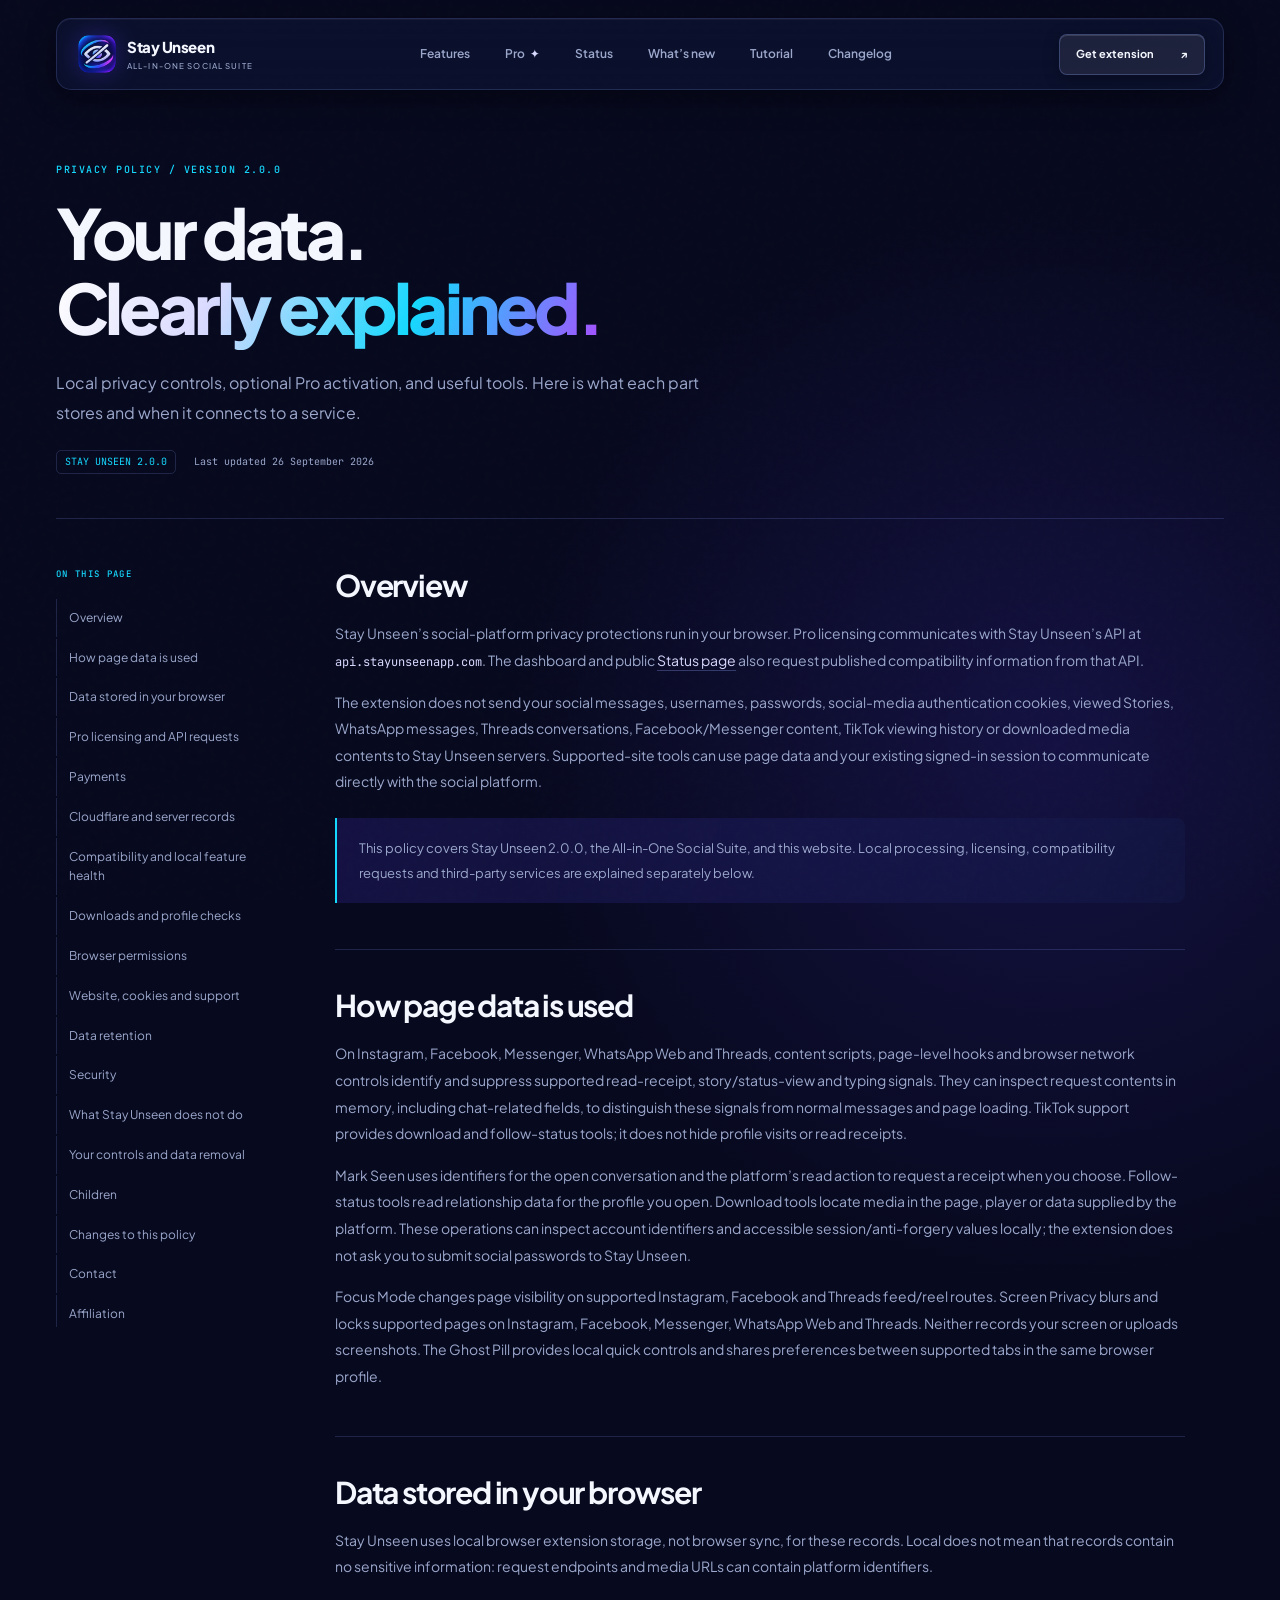
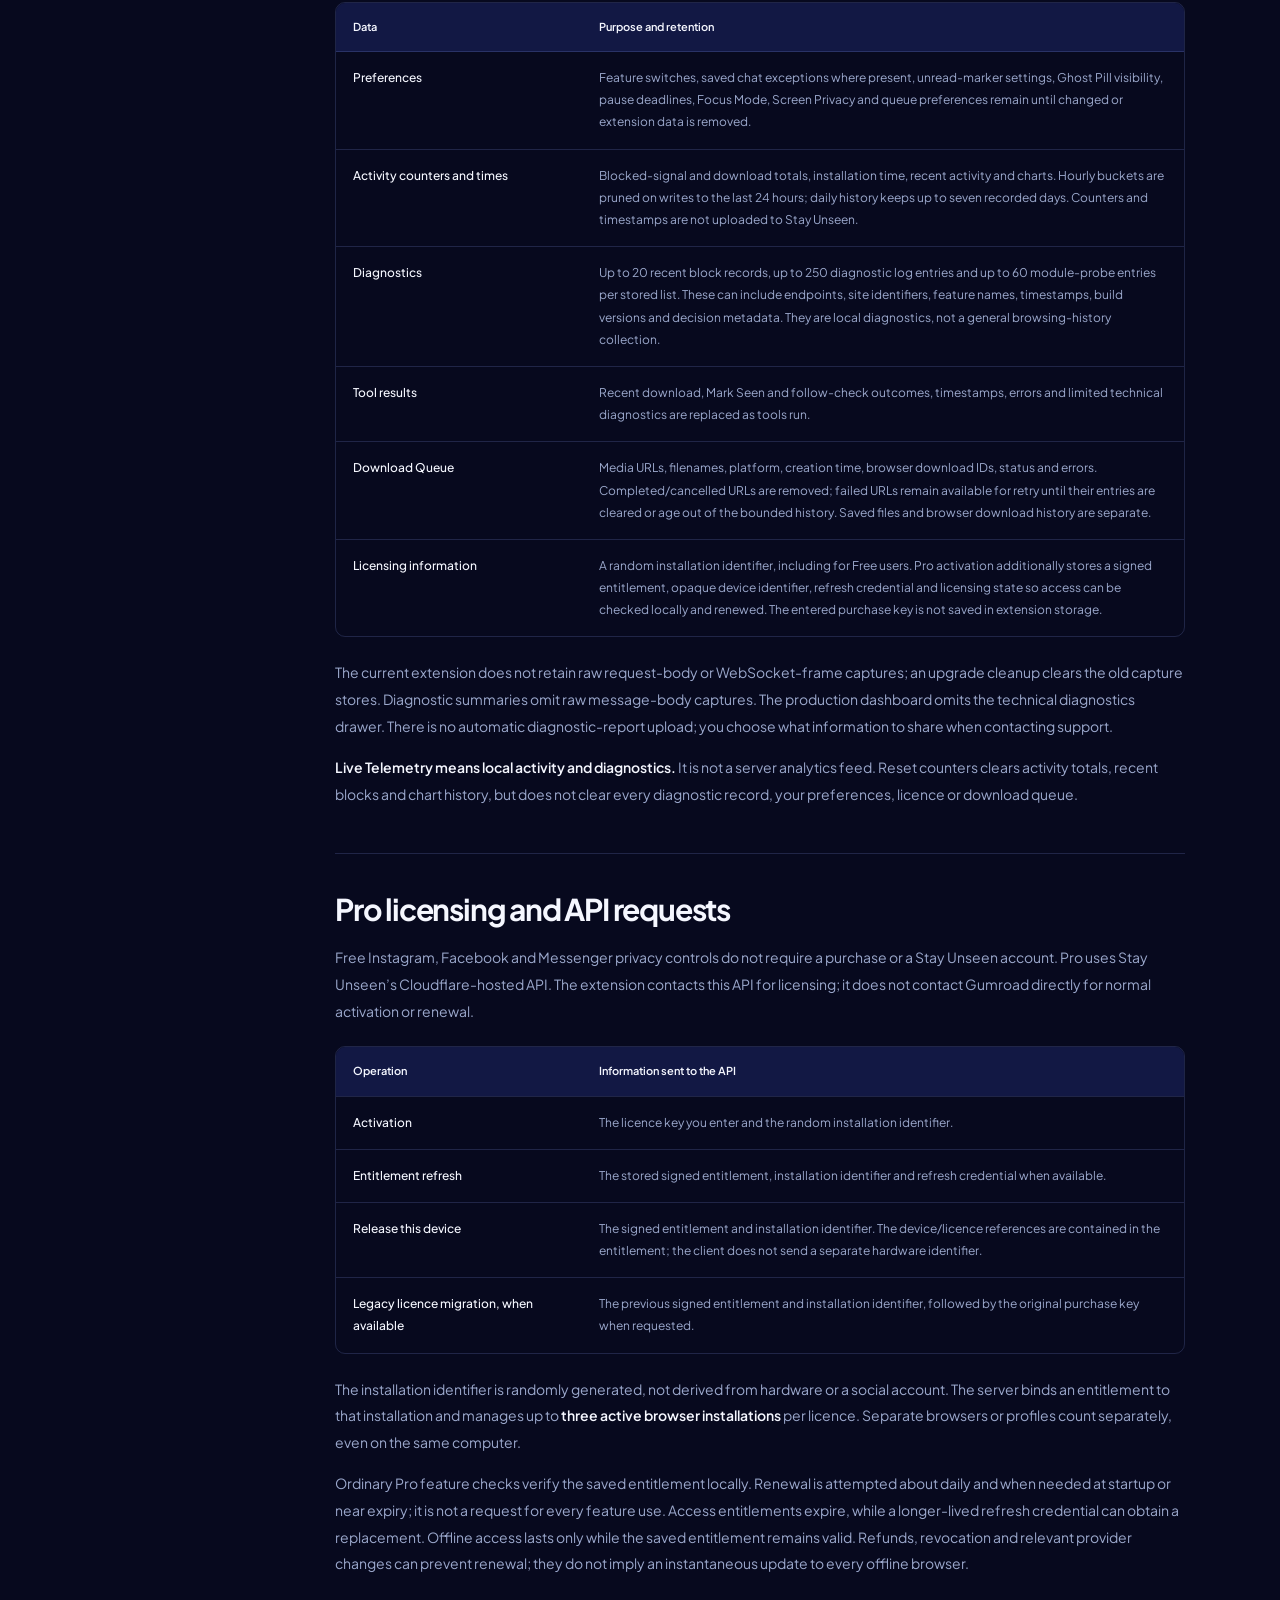
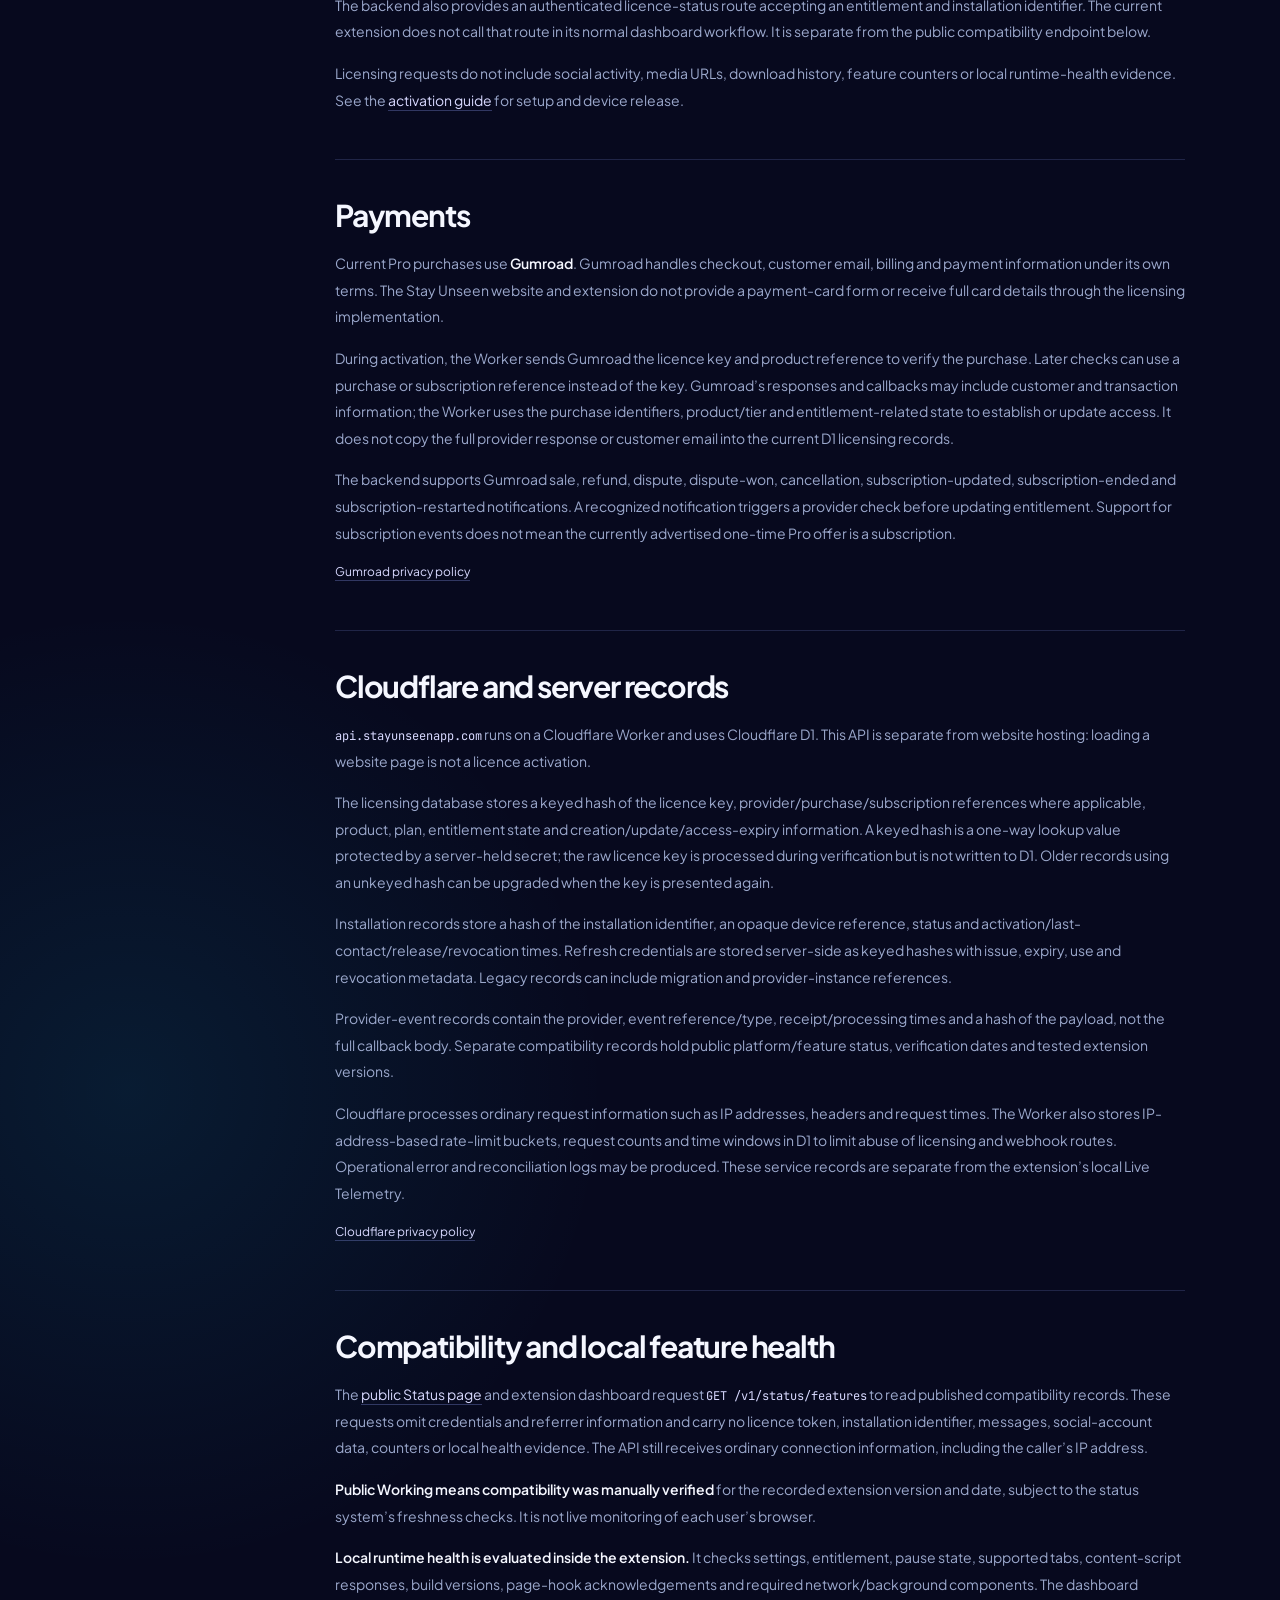
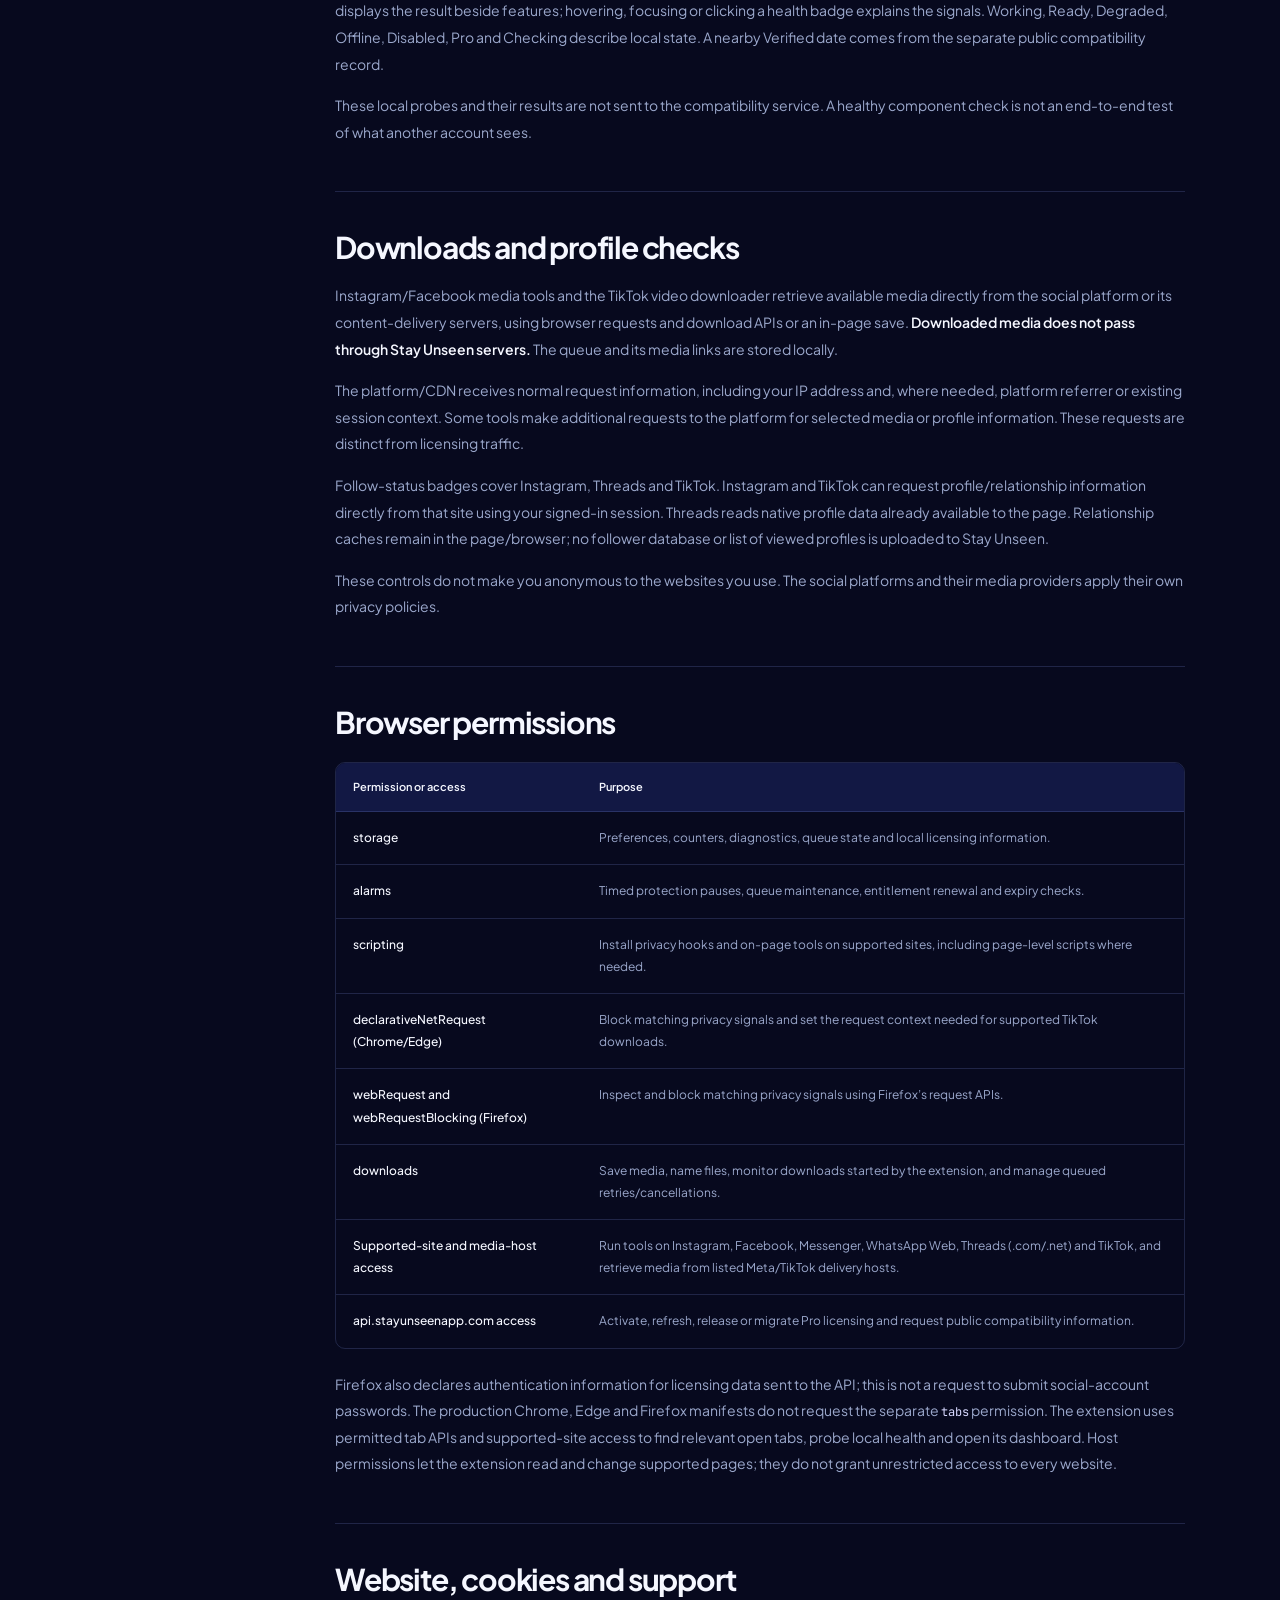
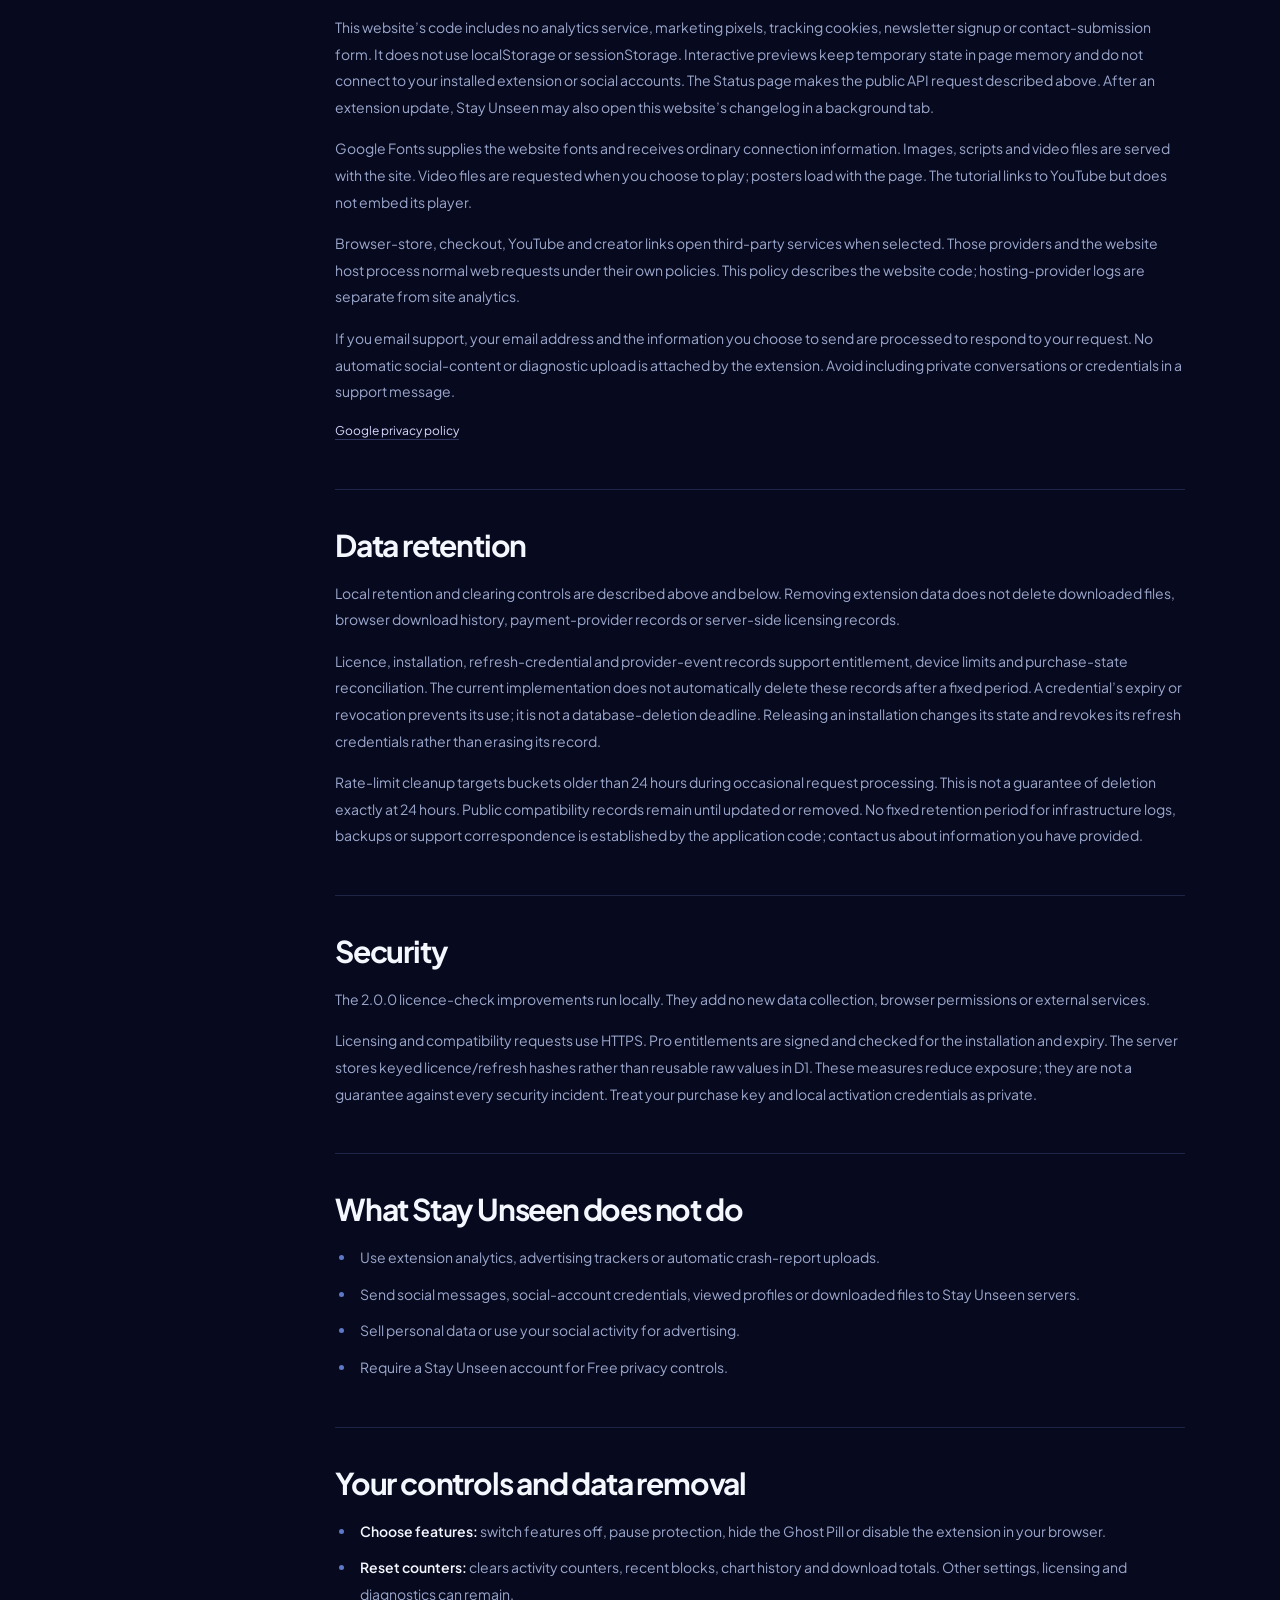
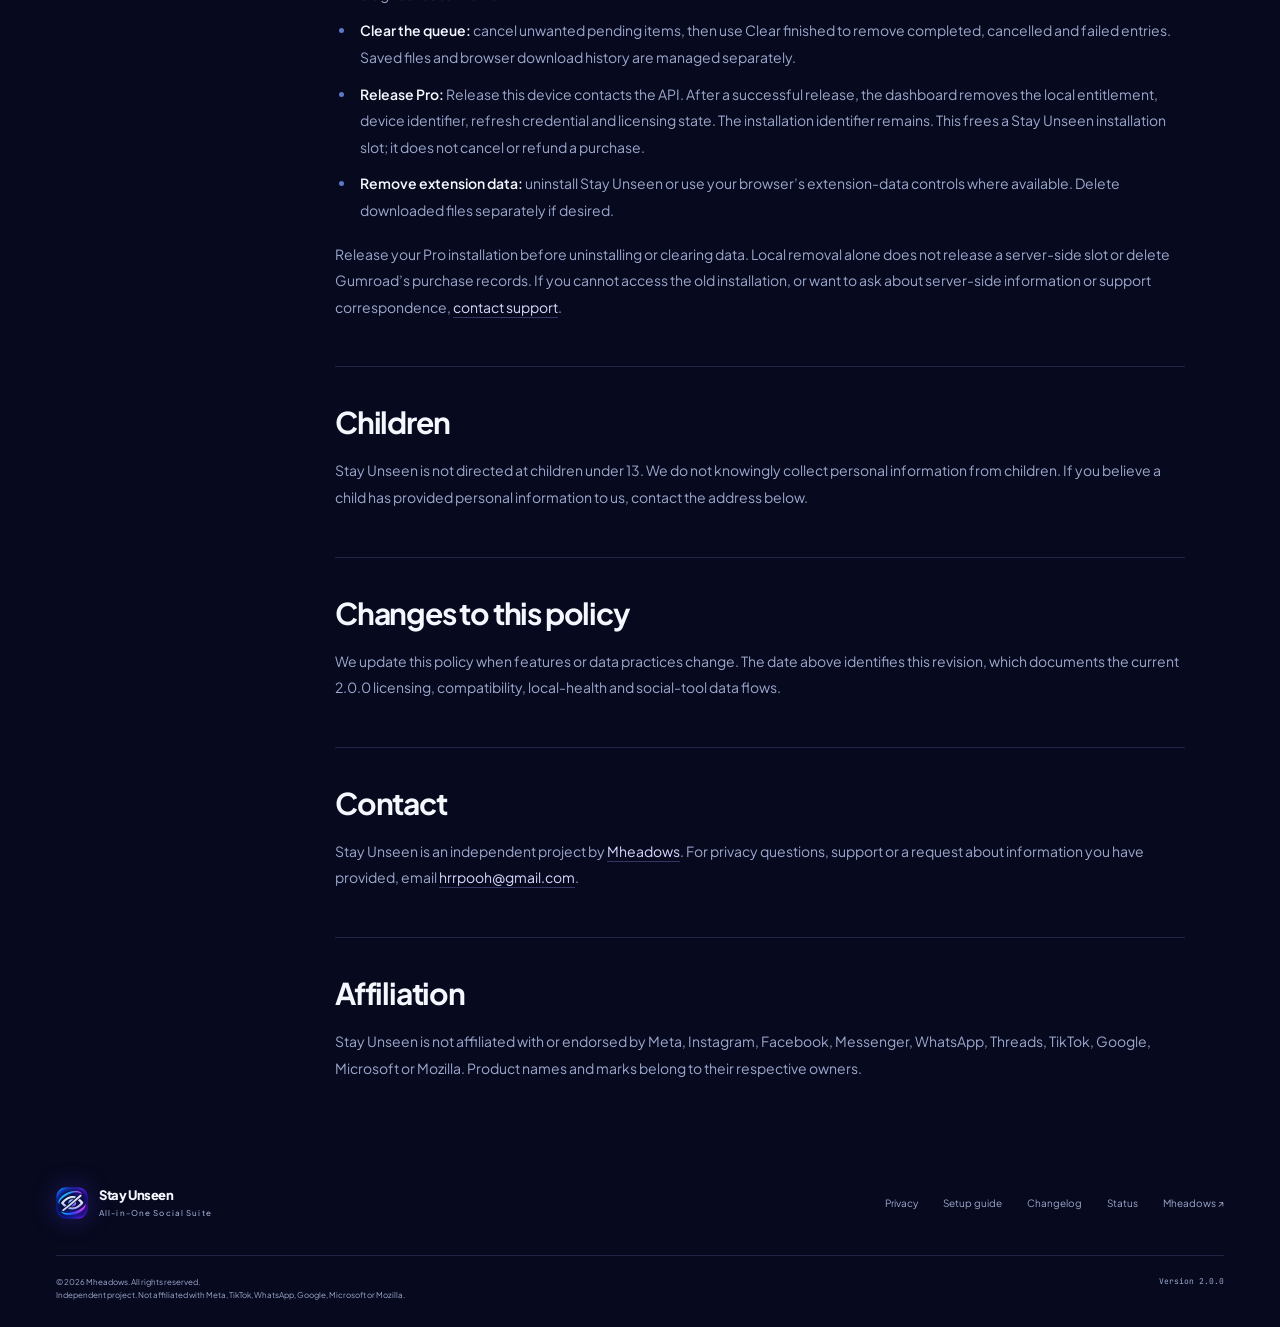
<file: privacy.html>
<!doctype html>
<html lang="en" class="scroll-smooth">
<head>
  <meta charset="utf-8">
  <meta name="viewport" content="width=device-width,initial-scale=1">
  <title>Privacy Policy — Stay Unseen</title>
  <meta name="description" content="How Stay Unseen 2.0.0 processes social features locally, uses its licensing and compatibility API, stores data, and handles downloads and browser permissions.">
  <meta name="theme-color" content="#07091e">
  <meta name="robots" content="index,follow,max-image-preview:large">
  <meta name="author" content="Mheadows">
  <link rel="canonical" href="https://stayunseenapp.com/privacy.html">
  <link rel="icon" type="image/png" sizes="32x32" href="assets/favicon-32x32.png">
  <link rel="apple-touch-icon" sizes="180x180" href="assets/apple-touch-icon.png">
  <link rel="manifest" href="site.webmanifest">
  <link rel="sitemap" type="application/xml" href="https://stayunseenapp.com/sitemap.xml">
  <meta property="og:type" content="article">
  <meta property="og:site_name" content="Stay Unseen">
  <meta property="og:title" content="Privacy Policy — Stay Unseen">
  <meta property="og:description" content="How Stay Unseen 2.0.0 processes social features locally, uses its licensing and compatibility API, stores data, and handles downloads and browser permissions.">
  <meta property="og:url" content="https://stayunseenapp.com/privacy.html">
  <meta property="og:image" content="https://stayunseenapp.com/assets/launch-tour.webp">
  <meta property="og:image:type" content="image/webp">
  <meta property="og:image:width" content="1920">
  <meta property="og:image:height" content="1080">
  <meta property="og:image:alt" content="Stay Unseen 2.0.0 Privacy Policy">
  <meta name="twitter:card" content="summary_large_image">
  <meta name="twitter:title" content="Privacy Policy — Stay Unseen">
  <meta name="twitter:description" content="How Stay Unseen 2.0.0 processes social features locally, uses its licensing and compatibility API, stores data, and handles downloads and browser permissions.">
  <meta name="twitter:image" content="https://stayunseenapp.com/assets/launch-tour.webp">
  <link rel="preconnect" href="https://fonts.googleapis.com">
  <link rel="preconnect" href="https://fonts.gstatic.com" crossorigin>
  <link href="https://fonts.googleapis.com/css2?family=Plus+Jakarta+Sans:wght@400;500;600;700;800&amp;family=JetBrains+Mono:wght@500;700&amp;display=swap" rel="stylesheet">
  <link rel="stylesheet" href="assets/v2.css">
  <link rel="stylesheet" href="assets/docs.css">
  <script type="application/ld+json">{"@context": "https://schema.org", "@graph": [{"@type": "WebPage", "@id": "https://stayunseenapp.com/privacy.html#webpage", "url": "https://stayunseenapp.com/privacy.html", "name": "Privacy Policy — Stay Unseen", "description": "How Stay Unseen 2.0.0 processes social features locally, uses its licensing and compatibility API, stores data, and handles downloads and browser permissions.", "inLanguage": "en", "isPartOf": {"@type": "WebSite", "name": "Stay Unseen", "url": "https://stayunseenapp.com/"}}, {"@type": "BreadcrumbList", "itemListElement": [{"@type": "ListItem", "position": 1, "name": "Home", "item": "https://stayunseenapp.com/"}, {"@type": "ListItem", "position": 2, "name": "Privacy policy", "item": "https://stayunseenapp.com/privacy.html"}]}]}</script>
  <script src="assets/site.js" defer></script>
</head>
<body class="docs-page">
  <a class="skip-link" href="#main">Skip to content</a>
  <div class="scroll-progress" aria-hidden="true"></div>
  <header class="site-header">
    <nav class="navigation wrap" aria-label="Primary navigation">
      <a class="brand" href="index.html"><img src="assets/icon128.png" width="38" height="38" alt="Stay Unseen logo"><span>Stay Unseen<small>ALL-IN-ONE SOCIAL SUITE</small></span></a>
      <div class="nav-links" id="primary-links"><a href="index.html#features">Features</a><a href="index.html#pro">Pro <span class="nav-spark" aria-hidden="true">✦</span></a><a href="status.html">Status</a><a href="index.html#whats-new">What’s new</a><a href="tutorial.html">Tutorial</a><a href="changelog.html">Changelog</a></div>
      <a class="button small" href="index.html#install">Get extension <span aria-hidden="true">↗</span></a>
      <button class="menu-toggle" type="button" aria-label="Open navigation" aria-expanded="false" aria-controls="primary-links" hidden><span></span><span></span></button>
    </nav>
  </header>
  <main class="wrap docs-main" id="main">
    <header class="doc-hero">
      <p class="eyebrow">Privacy policy / Version 2.0.0</p>
      <h1><span class="sr-only">Stay Unseen 2.0.0 — </span>Your data. <br><span>Clearly explained.</span></h1>
      <p class="doc-lead">Local privacy controls, optional Pro activation, and useful tools. Here is what each part stores and when it connects to a service.</p>
      <div class="doc-meta"><span class="tiny-pill">STAY UNSEEN 2.0.0</span><span>Last updated 26 September 2026</span></div>
      
    </header>
    <div class="doc-layout">
      <aside class="doc-aside">
        <p class="eyebrow">On this page</p>
        <nav class="doc-toc" aria-label="On this page"><a href="#short">Overview</a><a href="#reading">How page data is used</a><a href="#stores">Data stored in your browser</a><a href="#licence">Pro licensing and API requests</a><a href="#payments">Payments</a><a href="#infrastructure">Cloudflare and server records</a><a href="#compatibility">Compatibility and local feature health</a><a href="#downloads">Downloads and profile checks</a><a href="#permissions">Browser permissions</a><a href="#website">Website, cookies and support</a><a href="#retention">Data retention</a><a href="#security">Security</a><a href="#not">What Stay Unseen does not do</a><a href="#control">Your controls and data removal</a><a href="#children">Children</a><a href="#changes">Changes to this policy</a><a href="#contact">Contact</a><a href="#affiliation">Affiliation</a></nav>
        <div class="doc-aside-note"><p>Need a hand with Stay Unseen?</p><a class="text-link" href="mailto:hrrpooh@gmail.com">Contact support <span aria-hidden="true">↗</span></a></div>
      </aside>
      <div class="doc-content">

        <section id="short">
          <h2>Overview</h2>
          <p>Stay Unseen’s social-platform privacy protections run in your browser. Pro licensing communicates with Stay Unseen’s API at <code>api.stayunseenapp.com</code>. The dashboard and public <a href="status.html">Status page</a> also request published compatibility information from that API.</p>
          <p>The extension does not send your social messages, usernames, passwords, social-media authentication cookies, viewed Stories, WhatsApp messages, Threads conversations, Facebook/Messenger content, TikTok viewing history or downloaded media contents to Stay Unseen servers. Supported-site tools can use page data and your existing signed-in session to communicate directly with the social platform.</p>
          <div class="doc-note"><p>This policy covers Stay Unseen 2.0.0, the All-in-One Social Suite, and this website. Local processing, licensing, compatibility requests and third-party services are explained separately below.</p></div>
        </section>

        <section id="reading">
          <h2>How page data is used</h2>
          <p>On Instagram, Facebook, Messenger, WhatsApp Web and Threads, content scripts, page-level hooks and browser network controls identify and suppress supported read-receipt, story/status-view and typing signals. They can inspect request contents in memory, including chat-related fields, to distinguish these signals from normal messages and page loading. TikTok support provides download and follow-status tools; it does not hide profile visits or read receipts.</p>
          <p>Mark Seen uses identifiers for the open conversation and the platform’s read action to request a receipt when you choose. Follow-status tools read relationship data for the profile you open. Download tools locate media in the page, player or data supplied by the platform. These operations can inspect account identifiers and accessible session/anti-forgery values locally; the extension does not ask you to submit social passwords to Stay Unseen.</p>
          <p>Focus Mode changes page visibility on supported Instagram, Facebook and Threads feed/reel routes. Screen Privacy blurs and locks supported pages on Instagram, Facebook, Messenger, WhatsApp Web and Threads. Neither records your screen or uploads screenshots. The Ghost Pill provides local quick controls and shares preferences between supported tabs in the same browser profile.</p>
        </section>

        <section id="stores">
          <h2>Data stored in your browser</h2>
          <p>Stay Unseen uses local browser extension storage, not browser sync, for these records. Local does not mean that records contain no sensitive information: request endpoints and media URLs can contain platform identifiers.</p>
          <div class="doc-table-wrap" role="region" aria-label="Local extension data" tabindex="0"><table>
          <thead><tr><th scope="col">Data</th><th scope="col">Purpose and retention</th></tr></thead><tbody>
          <tr><td>Preferences</td><td>Feature switches, saved chat exceptions where present, unread-marker settings, Ghost Pill visibility, pause deadlines, Focus Mode, Screen Privacy and queue preferences remain until changed or extension data is removed.</td></tr>
          <tr><td>Activity counters and times</td><td>Blocked-signal and download totals, installation time, recent activity and charts. Hourly buckets are pruned on writes to the last 24 hours; daily history keeps up to seven recorded days. Counters and timestamps are not uploaded to Stay Unseen.</td></tr>
          <tr><td>Diagnostics</td><td>Up to 20 recent block records, up to 250 diagnostic log entries and up to 60 module-probe entries per stored list. These can include endpoints, site identifiers, feature names, timestamps, build versions and decision metadata. They are local diagnostics, not a general browsing-history collection.</td></tr>
          <tr><td>Tool results</td><td>Recent download, Mark Seen and follow-check outcomes, timestamps, errors and limited technical diagnostics are replaced as tools run.</td></tr>
          <tr><td>Download Queue</td><td>Media URLs, filenames, platform, creation time, browser download IDs, status and errors. Completed/cancelled URLs are removed; failed URLs remain available for retry until their entries are cleared or age out of the bounded history. Saved files and browser download history are separate.</td></tr>
          <tr><td>Licensing information</td><td>A random installation identifier, including for Free users. Pro activation additionally stores a signed entitlement, opaque device identifier, refresh credential and licensing state so access can be checked locally and renewed. The entered purchase key is not saved in extension storage.</td></tr>
          </tbody></table></div>
          <p>The current extension does not retain raw request-body or WebSocket-frame captures; an upgrade cleanup clears the old capture stores. Diagnostic summaries omit raw message-body captures. The production dashboard omits the technical diagnostics drawer. There is no automatic diagnostic-report upload; you choose what information to share when contacting support.</p>
          <p><strong>Live Telemetry means local activity and diagnostics.</strong> It is not a server analytics feed. Reset counters clears activity totals, recent blocks and chart history, but does not clear every diagnostic record, your preferences, licence or download queue.</p>
        </section>

        <section id="licence">
          <h2>Pro licensing and API requests</h2>
          <p>Free Instagram, Facebook and Messenger privacy controls do not require a purchase or a Stay Unseen account. Pro uses Stay Unseen’s Cloudflare-hosted API. The extension contacts this API for licensing; it does not contact Gumroad directly for normal activation or renewal.</p>
          <div class="doc-table-wrap" role="region" aria-label="Licensing data sent to Stay Unseen" tabindex="0"><table>
          <thead><tr><th scope="col">Operation</th><th scope="col">Information sent to the API</th></tr></thead><tbody>
          <tr><td>Activation</td><td>The licence key you enter and the random installation identifier.</td></tr>
          <tr><td>Entitlement refresh</td><td>The stored signed entitlement, installation identifier and refresh credential when available.</td></tr>
          <tr><td>Release this device</td><td>The signed entitlement and installation identifier. The device/licence references are contained in the entitlement; the client does not send a separate hardware identifier.</td></tr>
          <tr><td>Legacy licence migration, when available</td><td>The previous signed entitlement and installation identifier, followed by the original purchase key when requested.</td></tr>
          </tbody></table></div>
          <p>The installation identifier is randomly generated, not derived from hardware or a social account. The server binds an entitlement to that installation and manages up to <strong>three active browser installations</strong> per licence. Separate browsers or profiles count separately, even on the same computer.</p>
          <p>Ordinary Pro feature checks verify the saved entitlement locally. Renewal is attempted about daily and when needed at startup or near expiry; it is not a request for every feature use. Access entitlements expire, while a longer-lived refresh credential can obtain a replacement. Offline access lasts only while the saved entitlement remains valid. Refunds, revocation and relevant provider changes can prevent renewal; they do not imply an instantaneous update to every offline browser.</p>
          <p>The backend also provides an authenticated licence-status route accepting an entitlement and installation identifier. The current extension does not call that route in its normal dashboard workflow. It is separate from the public compatibility endpoint below.</p>
          <p>Licensing requests do not include social activity, media URLs, download history, feature counters or local runtime-health evidence. See the <a href="tutorial.html#activation">activation guide</a> for setup and device release.</p>
        </section>

        <section id="payments">
          <h2>Payments</h2>
          <p>Current Pro purchases use <strong>Gumroad</strong>. Gumroad handles checkout, customer email, billing and payment information under its own terms. The Stay Unseen website and extension do not provide a payment-card form or receive full card details through the licensing implementation.</p>
          <p>During activation, the Worker sends Gumroad the licence key and product reference to verify the purchase. Later checks can use a purchase or subscription reference instead of the key. Gumroad’s responses and callbacks may include customer and transaction information; the Worker uses the purchase identifiers, product/tier and entitlement-related state to establish or update access. It does not copy the full provider response or customer email into the current D1 licensing records.</p>
          <p>The backend supports Gumroad sale, refund, dispute, dispute-won, cancellation, subscription-updated, subscription-ended and subscription-restarted notifications. A recognized notification triggers a provider check before updating entitlement. Support for subscription events does not mean the currently advertised one-time Pro offer is a subscription.</p>
          <p class="doc-small"><a href="https://gumroad.com/privacy" target="_blank" rel="noopener noreferrer">Gumroad privacy policy</a></p>
        </section>

        <section id="infrastructure">
          <h2>Cloudflare and server records</h2>
          <p><code>api.stayunseenapp.com</code> runs on a Cloudflare Worker and uses Cloudflare D1. This API is separate from website hosting: loading a website page is not a licence activation.</p>
          <p>The licensing database stores a keyed hash of the licence key, provider/purchase/subscription references where applicable, product, plan, entitlement state and creation/update/access-expiry information. A keyed hash is a one-way lookup value protected by a server-held secret; the raw licence key is processed during verification but is not written to D1. Older records using an unkeyed hash can be upgraded when the key is presented again.</p>
          <p>Installation records store a hash of the installation identifier, an opaque device reference, status and activation/last-contact/release/revocation times. Refresh credentials are stored server-side as keyed hashes with issue, expiry, use and revocation metadata. Legacy records can include migration and provider-instance references.</p>
          <p>Provider-event records contain the provider, event reference/type, receipt/processing times and a hash of the payload, not the full callback body. Separate compatibility records hold public platform/feature status, verification dates and tested extension versions.</p>
          <p>Cloudflare processes ordinary request information such as IP addresses, headers and request times. The Worker also stores IP-address-based rate-limit buckets, request counts and time windows in D1 to limit abuse of licensing and webhook routes. Operational error and reconciliation logs may be produced. These service records are separate from the extension’s local Live Telemetry.</p>
          <p class="doc-small"><a href="https://www.cloudflare.com/privacypolicy/" target="_blank" rel="noopener noreferrer">Cloudflare privacy policy</a></p>
        </section>

        <section id="compatibility">
          <h2>Compatibility and local feature health</h2>
          <p>The <a href="status.html">public Status page</a> and extension dashboard request <code>GET /v1/status/features</code> to read published compatibility records. These requests omit credentials and referrer information and carry no licence token, installation identifier, messages, social-account data, counters or local health evidence. The API still receives ordinary connection information, including the caller’s IP address.</p>
          <p><strong>Public Working means compatibility was manually verified</strong> for the recorded extension version and date, subject to the status system’s freshness checks. It is not live monitoring of each user’s browser.</p>
          <p><strong>Local runtime health is evaluated inside the extension.</strong> It checks settings, entitlement, pause state, supported tabs, content-script responses, build versions, page-hook acknowledgements and required network/background components. The dashboard displays the result beside features; hovering, focusing or clicking a health badge explains the signals. Working, Ready, Degraded, Offline, Disabled, Pro and Checking describe local state. A nearby Verified date comes from the separate public compatibility record.</p>
          <p>These local probes and their results are not sent to the compatibility service. A healthy component check is not an end-to-end test of what another account sees.</p>
        </section>

        <section id="downloads">
          <h2>Downloads and profile checks</h2>
          <p>Instagram/Facebook media tools and the TikTok video downloader retrieve available media directly from the social platform or its content-delivery servers, using browser requests and download APIs or an in-page save. <strong>Downloaded media does not pass through Stay Unseen servers.</strong> The queue and its media links are stored locally.</p>
          <p>The platform/CDN receives normal request information, including your IP address and, where needed, platform referrer or existing session context. Some tools make additional requests to the platform for selected media or profile information. These requests are distinct from licensing traffic.</p>
          <p>Follow-status badges cover Instagram, Threads and TikTok. Instagram and TikTok can request profile/relationship information directly from that site using your signed-in session. Threads reads native profile data already available to the page. Relationship caches remain in the page/browser; no follower database or list of viewed profiles is uploaded to Stay Unseen.</p>
          <p>These controls do not make you anonymous to the websites you use. The social platforms and their media providers apply their own privacy policies.</p>
        </section>

        <section id="permissions">
          <h2>Browser permissions</h2>
          <div class="doc-table-wrap" role="region" aria-label="Browser permissions explained" tabindex="0"><table>
          <thead><tr><th scope="col">Permission or access</th><th scope="col">Purpose</th></tr></thead><tbody>
          <tr><td>storage</td><td>Preferences, counters, diagnostics, queue state and local licensing information.</td></tr>
          <tr><td>alarms</td><td>Timed protection pauses, queue maintenance, entitlement renewal and expiry checks.</td></tr>
          <tr><td>scripting</td><td>Install privacy hooks and on-page tools on supported sites, including page-level scripts where needed.</td></tr>
          <tr><td>declarativeNetRequest (Chrome/Edge)</td><td>Block matching privacy signals and set the request context needed for supported TikTok downloads.</td></tr>
          <tr><td>webRequest and webRequestBlocking (Firefox)</td><td>Inspect and block matching privacy signals using Firefox’s request APIs.</td></tr>
          <tr><td>downloads</td><td>Save media, name files, monitor downloads started by the extension, and manage queued retries/cancellations.</td></tr>
          <tr><td>Supported-site and media-host access</td><td>Run tools on Instagram, Facebook, Messenger, WhatsApp Web, Threads (.com/.net) and TikTok, and retrieve media from listed Meta/TikTok delivery hosts.</td></tr>
          <tr><td>api.stayunseenapp.com access</td><td>Activate, refresh, release or migrate Pro licensing and request public compatibility information.</td></tr>
          </tbody></table></div>
          <p>Firefox also declares authentication information for licensing data sent to the API; this is not a request to submit social-account passwords. The production Chrome, Edge and Firefox manifests do not request the separate <code>tabs</code> permission. The extension uses permitted tab APIs and supported-site access to find relevant open tabs, probe local health and open its dashboard. Host permissions let the extension read and change supported pages; they do not grant unrestricted access to every website.</p>
        </section>

        <section id="website">
          <h2>Website, cookies and support</h2>
          <p>This website’s code includes no analytics service, marketing pixels, tracking cookies, newsletter signup or contact-submission form. It does not use localStorage or sessionStorage. Interactive previews keep temporary state in page memory and do not connect to your installed extension or social accounts. The Status page makes the public API request described above. After an extension update, Stay Unseen may also open this website’s changelog in a background tab.</p>
          <p>Google Fonts supplies the website fonts and receives ordinary connection information. Images, scripts and video files are served with the site. Video files are requested when you choose to play; posters load with the page. The tutorial links to YouTube but does not embed its player.</p>
          <p>Browser-store, checkout, YouTube and creator links open third-party services when selected. Those providers and the website host process normal web requests under their own policies. This policy describes the website code; hosting-provider logs are separate from site analytics.</p>
          <p>If you email support, your email address and the information you choose to send are processed to respond to your request. No automatic social-content or diagnostic upload is attached by the extension. Avoid including private conversations or credentials in a support message.</p>
          <p class="doc-small"><a href="https://policies.google.com/privacy" target="_blank" rel="noopener noreferrer">Google privacy policy</a></p>
        </section>

        <section id="retention">
          <h2>Data retention</h2>
          <p>Local retention and clearing controls are described above and below. Removing extension data does not delete downloaded files, browser download history, payment-provider records or server-side licensing records.</p>
          <p>Licence, installation, refresh-credential and provider-event records support entitlement, device limits and purchase-state reconciliation. The current implementation does not automatically delete these records after a fixed period. A credential’s expiry or revocation prevents its use; it is not a database-deletion deadline. Releasing an installation changes its state and revokes its refresh credentials rather than erasing its record.</p>
          <p>Rate-limit cleanup targets buckets older than 24 hours during occasional request processing. This is not a guarantee of deletion exactly at 24 hours. Public compatibility records remain until updated or removed. No fixed retention period for infrastructure logs, backups or support correspondence is established by the application code; contact us about information you have provided.</p>
        </section>

        <section id="security">
          <h2>Security</h2>
          <p>The 2.0.0 licence-check improvements run locally. They add no new data collection, browser permissions or external services.</p>
          <p>Licensing and compatibility requests use HTTPS. Pro entitlements are signed and checked for the installation and expiry. The server stores keyed licence/refresh hashes rather than reusable raw values in D1. These measures reduce exposure; they are not a guarantee against every security incident. Treat your purchase key and local activation credentials as private.</p>
        </section>

        <section id="not">
          <h2>What Stay Unseen does not do</h2>
          <ul><li>Use extension analytics, advertising trackers or automatic crash-report uploads.</li><li>Send social messages, social-account credentials, viewed profiles or downloaded files to Stay Unseen servers.</li><li>Sell personal data or use your social activity for advertising.</li><li>Require a Stay Unseen account for Free privacy controls.</li></ul>
        </section>

        <section id="control">
          <h2>Your controls and data removal</h2>
          <ul>
          <li><strong>Choose features:</strong> switch features off, pause protection, hide the Ghost Pill or disable the extension in your browser.</li>
          <li><strong>Reset counters:</strong> clears activity counters, recent blocks, chart history and download totals. Other settings, licensing and diagnostics can remain.</li>
          <li><strong>Clear the queue:</strong> cancel unwanted pending items, then use Clear finished to remove completed, cancelled and failed entries. Saved files and browser download history are managed separately.</li>
          <li><strong>Release Pro:</strong> Release this device contacts the API. After a successful release, the dashboard removes the local entitlement, device identifier, refresh credential and licensing state. The installation identifier remains. This frees a Stay Unseen installation slot; it does not cancel or refund a purchase.</li>
          <li><strong>Remove extension data:</strong> uninstall Stay Unseen or use your browser’s extension-data controls where available. Delete downloaded files separately if desired.</li>
          </ul>
          <p>Release your Pro installation before uninstalling or clearing data. Local removal alone does not release a server-side slot or delete Gumroad’s purchase records. If you cannot access the old installation, or want to ask about server-side information or support correspondence, <a href="mailto:hrrpooh@gmail.com">contact support</a>.</p>
        </section>

        <section id="children">
          <h2>Children</h2>
          <p>Stay Unseen is not directed at children under 13. We do not knowingly collect personal information from children. If you believe a child has provided personal information to us, contact the address below.</p>
        </section>

        <section id="changes">
          <h2>Changes to this policy</h2>
          <p>We update this policy when features or data practices change. The date above identifies this revision, which documents the current 2.0.0 licensing, compatibility, local-health and social-tool data flows.</p>
        </section>

        <section id="contact">
          <h2>Contact</h2>
          <p>Stay Unseen is an independent project by <a href="https://mheadows.bond/" target="_blank" rel="noopener noreferrer">Mheadows</a>. For privacy questions, support or a request about information you have provided, email <a href="mailto:hrrpooh@gmail.com">hrrpooh@gmail.com</a>.</p>
        </section>

        <section id="affiliation">
          <h2>Affiliation</h2>
          <p>Stay Unseen is not affiliated with or endorsed by Meta, Instagram, Facebook, Messenger, WhatsApp, Threads, TikTok, Google, Microsoft or Mozilla. Product names and marks belong to their respective owners.</p>
        </section>

      </div>
    </div>
  </main>
  <footer class="wrap site-footer">
    <div class="footer-top">
      <a class="brand" href="index.html"><img src="assets/icon128.png" width="32" height="32" alt="Stay Unseen logo"><span>Stay Unseen<span class="brand-caption">All-in-One Social Suite</span></span></a>
      <nav aria-label="Footer navigation"><a href="privacy.html">Privacy</a><a href="tutorial.html">Setup guide</a><a href="changelog.html">Changelog</a><a href="status.html">Status</a><a href="https://mheadows.bond/" target="_blank" rel="noopener noreferrer">Mheadows ↗</a></nav>
    </div>
    <div class="footer-bottom"><p>&copy; 2026 Mheadows. All rights reserved.<br>Independent project. Not affiliated with Meta, TikTok, WhatsApp, Google, Microsoft or Mozilla.</p><span>Version 2.0.0</span></div>
  </footer>
</body>
</html>
</file>
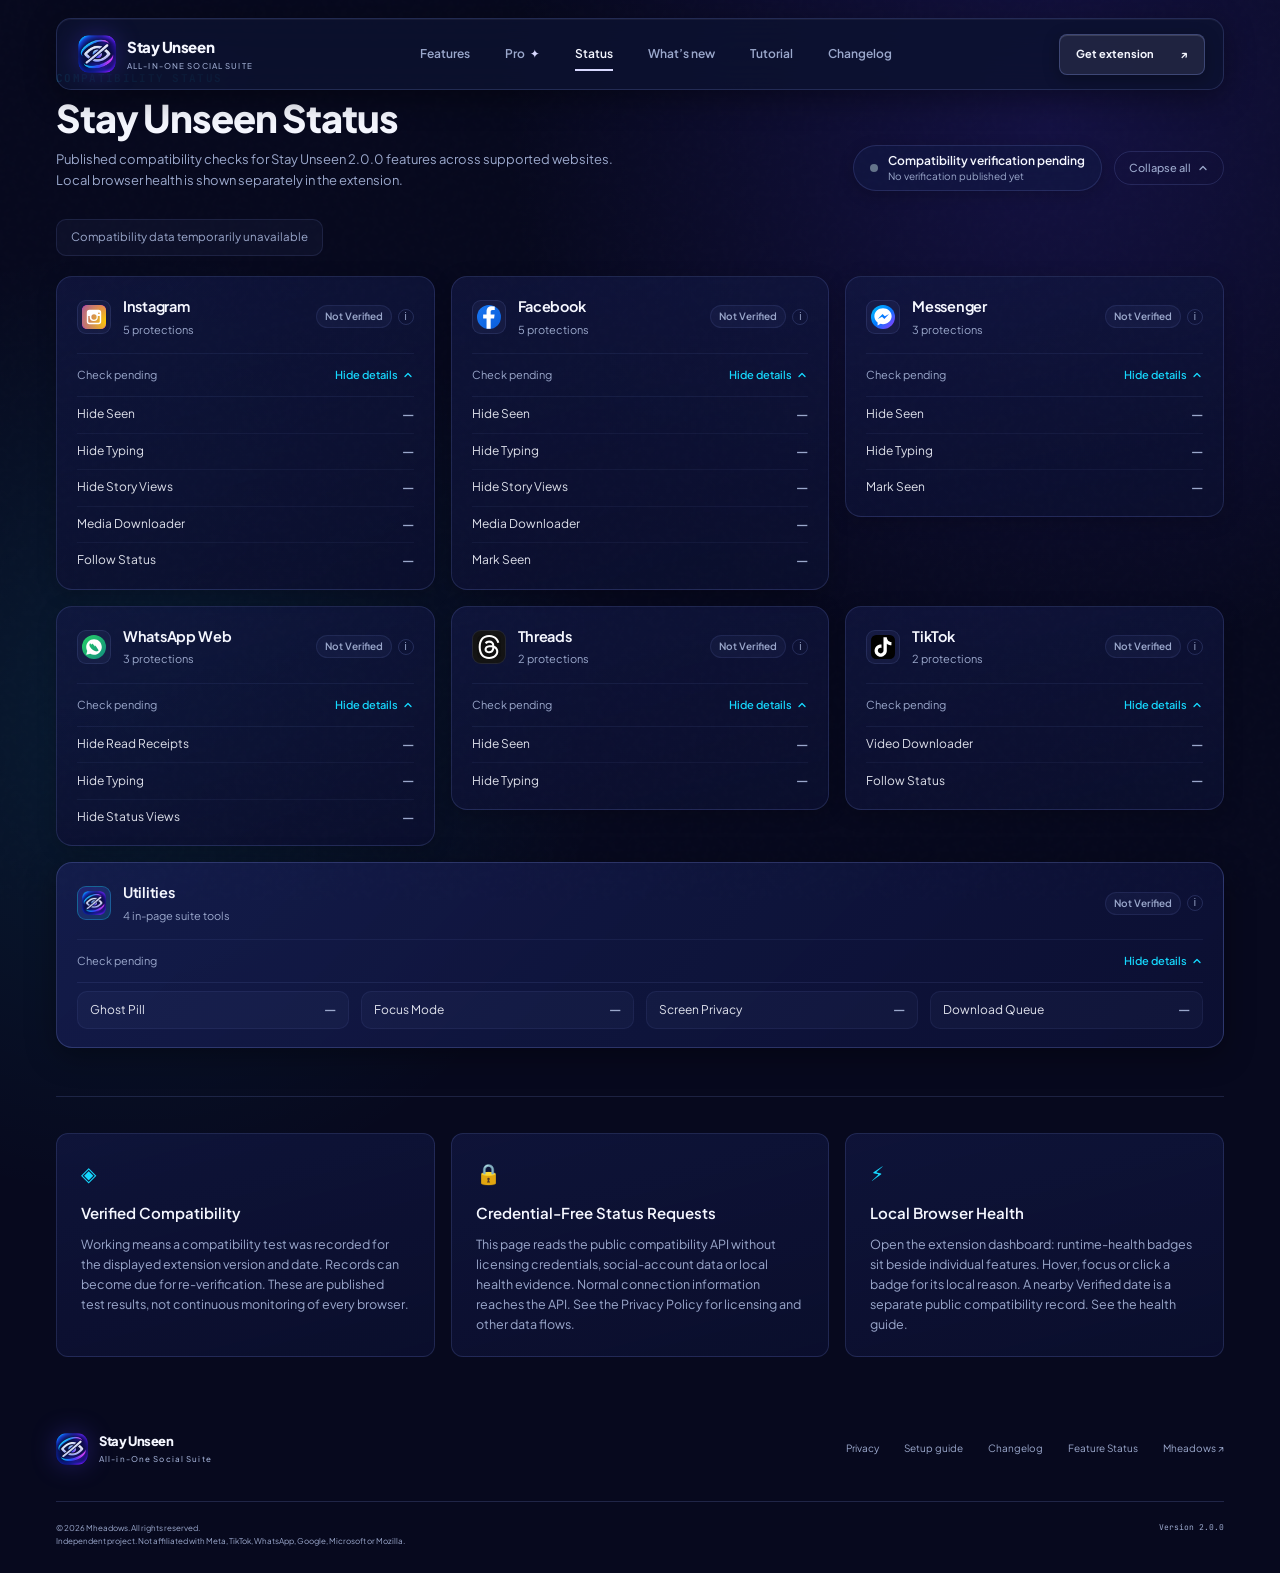
<file: status.html>
<!doctype html>
<html lang="en" class="scroll-smooth">
<head>
  <meta charset="utf-8">
  <meta name="viewport" content="width=device-width,initial-scale=1">
  <title>Stay Unseen Status — Platform Compatibility</title>
  <meta name="description" content="Published compatibility checks for Stay Unseen 2.0.0 features across supported websites. Local browser health is shown separately in the extension.">
  <meta name="theme-color" content="#07091e">
  <link rel="canonical" href="https://stayunseenapp.com/status.html">
  <link rel="icon" type="image/png" sizes="32x32" href="assets/favicon-32x32.png">
  <link rel="apple-touch-icon" sizes="180x180" href="assets/apple-touch-icon.png">
  <link rel="manifest" href="site.webmanifest">
  <meta name="robots" content="index,follow,max-image-preview:large">
  <meta name="author" content="Mheadows">
  <link rel="sitemap" type="application/xml" href="https://stayunseenapp.com/sitemap.xml">
  <!-- Open Graph / Facebook -->
  <meta property="og:type" content="website">
  <meta property="og:site_name" content="Stay Unseen">
  <meta property="og:title" content="Stay Unseen Status — Platform Compatibility">
  <meta property="og:description" content="Published compatibility checks for Stay Unseen 2.0.0 features across supported websites. Local browser health is shown separately in the extension.">
  <meta property="og:url" content="https://stayunseenapp.com/status.html">
  <meta property="og:image" content="https://stayunseenapp.com/assets/launch-tour.webp">
  <meta property="og:image:type" content="image/webp">
  <meta property="og:image:width" content="1920">
  <meta property="og:image:height" content="1080">
  <meta property="og:image:alt" content="Stay Unseen Status and Platform Compatibility">
  <!-- Twitter Cards -->
  <meta name="twitter:card" content="summary_large_image">
  <meta name="twitter:title" content="Stay Unseen Status — Platform Compatibility">
  <meta name="twitter:description" content="Published compatibility checks for Stay Unseen 2.0.0 features across supported websites. Local browser health is shown separately in the extension.">
  <meta name="twitter:image" content="https://stayunseenapp.com/assets/launch-tour.webp">
  <link rel="preconnect" href="https://fonts.googleapis.com">
  <link rel="preconnect" href="https://fonts.gstatic.com" crossorigin>
  <link href="https://fonts.googleapis.com/css2?family=Plus+Jakarta+Sans:wght@400;500;600;700;800&amp;family=JetBrains+Mono:wght@500;700&amp;display=swap" rel="stylesheet">
  <link rel="stylesheet" href="assets/v2.css">
  <link rel="stylesheet" href="assets/status-cards.css">
  <script type="application/ld+json">{"@context":"https://schema.org","@graph":[{"@type":"WebPage","@id":"https://stayunseenapp.com/status.html#webpage","url":"https://stayunseenapp.com/status.html","name":"Stay Unseen Status — Platform Compatibility","description":"Published compatibility checks for Stay Unseen 2.0.0 features across supported websites. Local browser health is shown separately in the extension.","inLanguage":"en","isPartOf":{"@type":"WebSite","name":"Stay Unseen","url":"https://stayunseenapp.com/"}},{"@type":"BreadcrumbList","itemListElement":[{"@type":"ListItem","position":1,"name":"Home","item":"https://stayunseenapp.com/"},{"@type":"ListItem","position":2,"name":"Status","item":"https://stayunseenapp.com/status.html"}]}]}</script>
</head>
<body class="status-page">
<svg class="svg-defs" aria-hidden="true" focusable="false" style="position:absolute;width:0;height:0;overflow:hidden;">
  <defs>
    <linearGradient id="igLA"><stop offset="0" stop-color="#fc0"/><stop offset=".1242" stop-color="#fc0"/><stop offset=".5672" stop-color="#fe4a05"/><stop offset=".6942" stop-color="#ff0f3f"/><stop offset="1" stop-color="#fe0657" stop-opacity="0"/></linearGradient>
    <linearGradient id="igLB"><stop offset="0" stop-color="#fc0"/><stop offset="1" stop-color="#fc0" stop-opacity="0"/></linearGradient>
    <linearGradient id="igLC"><stop offset="0" stop-color="#780cff"/><stop offset="1" stop-color="#820bff" stop-opacity="0"/></linearGradient>
    <linearGradient id="igLD"><stop offset="0" stop-color="#ff005f"/><stop offset="1" stop-color="#fc01d8"/></linearGradient>
    <radialGradient id="igRE" href="#igLD" gradientUnits="userSpaceOnUse" gradientTransform="matrix(-3.10797 .87652 -.6315 -2.23914 1345.6503 1374.1983)" cx="199.7884" cy="628.4379" fx="199.7884" fy="628.4379" r="52.3515"/>
    <radialGradient id="igRF" href="#igLA" gradientUnits="userSpaceOnUse" gradientTransform="matrix(0 -4.03418 4.28018 0 -2332.2273 942.2356)" cx="158.429" cy="578.088" fx="158.429" fy="578.088" r="52.3515"/>
    <linearGradient id="igRG" href="#igLC" gradientUnits="userSpaceOnUse" gradientTransform="matrix(2.32766 0 0 -2.32766 -537.3653 1475.4678)" x1="272.9323" y1="601.5546" x2="310.4578" y2="639.0801"/>
    <radialGradient id="igRH" href="#igLB" gradientUnits="userSpaceOnUse" gradientTransform="matrix(0 3.8211 4.05436 0 -2238.4116 -1035.7972)" cx="288.7561" cy="578.3698" fx="288.7561" fy="578.3698" r="52.3515"/>
    <linearGradient id="fbGrad" x1="0%" y1="0%" x2="100%" y2="100%"><stop offset="0%" stop-color="#1877f2"/><stop offset="100%" stop-color="#0a5cdb"/></linearGradient>
    <linearGradient id="msGrad" x1="0%" y1="0%" x2="100%" y2="100%"><stop offset="0%" stop-color="#00c6ff"/><stop offset="50%" stop-color="#0078ff"/><stop offset="100%" stop-color="#a033ff"/></linearGradient>
    <linearGradient id="waGrad" x1="0%" y1="0%" x2="100%" y2="100%"><stop offset="0%" stop-color="#25d366"/><stop offset="100%" stop-color="#128c7e"/></linearGradient>
    <symbol id="instagram" viewBox="0 0 100 100">
      <rect width="100" height="100" rx="22" fill="url(#igRE)"/>
      <rect width="100" height="100" rx="22" fill="url(#igRF)"/>
      <rect width="100" height="100" rx="22" fill="url(#igRG)"/>
      <rect width="100" height="100" rx="22" fill="url(#igRH)"/>
      <path fill="#fff" d="M68.5 20h-37A11.5 11.5 0 0 0 20 31.5v37A11.5 11.5 0 0 0 31.5 80h37A11.5 11.5 0 0 0 80 68.5v-37A11.5 11.5 0 0 0 68.5 20zm5.5 14.5a3.5 3.5 0 1 1-3.5-3.5 3.5 3.5 0 0 1 3.5 3.5zm-24 4.5a11 11 0 1 1-11 11 11 11 0 0 1 11-11zm24 29.5a5.5 5.5 0 0 1-5.5 5.5h-37a5.5 5.5 0 0 1-5.5-5.5v-23h6.6a17 17 0 0 0-.6 4.5 17 17 0 1 0 34 0 17 17 0 0 0-.6-4.5H74z"/>
    </symbol>
    <symbol id="facebook" viewBox="0 0 100 100">
      <circle cx="50" cy="50" r="50" fill="url(#fbGrad)"/>
      <path fill="#fff" d="M57 98.6V56h14.2l2.1-16.5H57v-10.5c0-4.8 1.3-8 8.2-8H74V6.3A118 118 0 0 0 61.2 5C48.5 5 39.8 12.7 39.8 27v12.5H25.6V56h14.2v42.6A50.1 50.1 0 0 0 57 98.6z"/>
    </symbol>
    <symbol id="messenger" viewBox="0 0 100 100">
      <circle cx="50" cy="50" r="50" fill="url(#msGrad)"/>
      <path fill="#fff" d="M50 14C30.1 14 14 28.7 14 46.9c0 10.4 5.3 19.6 13.5 25.5v12.6l12.2-6.7c3.3.9 6.8 1.4 10.3 1.4 19.9 0 36-14.7 36-32.9S69.9 14 50 14zm5.5 44.5-9.3-9.9-18.1 9.9 19.9-21.1 9.5 9.9 17.9-9.9-19.9 21.1z"/>
    </symbol>
    <symbol id="whatsapp" viewBox="0 0 100 100">
      <circle cx="50" cy="50" r="50" fill="url(#waGrad)"/>
      <path fill="#fff" d="M50 17.5c-18 0-32.5 14.5-32.5 32.5 0 5.7 1.5 11.3 4.3 16.2L17.5 82.5l16.7-4.4c4.7 2.6 10.1 4 15.8 4 18 0 32.5-14.5 32.5-32.5S68 17.5 50 17.5zm19 46.1c-.8 2.2-3.9 4.1-6.4 4.6-1.7.4-4 .7-11.5-2.4-9.6-4-15.8-13.7-16.3-14.3-.5-.7-3.9-5.2-3.9-9.9 0-4.7 2.5-7 3.4-8 .9-.9 2-.1.2 2.7 0 .5.7 1.2 1.5 1.4 1.8 2.2 4.4 2.7 4.9.5.5.9.8.6 1.4-.3.6-1.1 1.7-1.6 2.3-.5.6-1.1 1.3-.5 2.3 2.5 4.3 5.5 7.7 9.8 10.2 1 .6 1.6.5 2.2-.2.6-.7 2.6-3 3.3-4.1.7-1.1 1.4-.9 2.3-.6.9.4 5.9 2.8 6.9 3.3 1 .5 1.7.8 1.9 1.2.3.7.3 3.4-.5 5.6z"/>
    </symbol>
    <symbol id="threads" viewBox="13 0 165.2 192">
      <rect width="192" height="192" rx="42" fill="#101010"/>
      <path fill="#fff" d="M141.537 88.9883C140.71 88.5919 139.87 88.2104 139.019 87.8451C137.537 60.5382 122.616 44.905 97.5619 44.745C97.4484 44.7443 97.3355 44.7443 97.222 44.7443C82.2364 44.7443 69.7731 51.1409 62.102 62.7807L75.881 72.2328C81.6116 63.5383 90.6052 61.6848 97.2286 61.6848C97.3051 61.6848 97.3819 61.6848 97.4576 61.6855C105.707 61.7381 111.932 64.1366 115.961 68.814C118.893 72.2193 120.854 76.925 121.825 82.8638C114.511 81.6207 106.601 81.2385 98.145 81.7233C74.3247 83.0954 59.0111 96.9879 60.0396 116.292C60.5615 126.084 65.4397 134.508 73.775 140.011C80.8224 144.663 89.899 146.938 99.3323 146.423C111.79 145.74 121.563 140.987 128.381 132.296C133.559 125.696 136.834 117.143 138.28 106.366C144.217 109.949 148.617 114.664 151.047 120.332C155.179 129.967 155.42 145.8 142.501 158.708C131.182 170.016 117.576 174.908 97.0135 175.059C74.2042 174.89 56.9538 167.575 45.7381 153.317C35.2355 139.966 29.8077 120.682 29.6052 96C29.8077 71.3178 35.2355 52.0336 45.7381 38.6827C56.9538 24.4249 74.2039 17.11 97.0132 16.9405C119.988 17.1113 137.539 24.4614 149.184 38.788C154.894 45.8136 159.199 54.6488 162.037 64.9503L178.184 60.6422C174.744 47.9622 169.331 37.0357 161.965 27.974C147.036 9.60668 125.202 0.195148 97.0695 0H96.9569C68.8816 0.19447 47.2921 9.6418 32.7883 28.0793C19.8819 44.4864 13.2244 67.3157 13.0007 95.9325L13 96L13.0007 96.0675C13.2244 124.684 19.8819 147.514 32.7883 163.921C47.2921 182.358 68.8816 191.806 96.9569 192H97.0695C122.03 191.827 139.624 185.292 154.118 170.811C173.081 151.866 172.51 128.119 166.26 113.541C161.776 103.087 153.227 94.5962 141.537 88.9883ZM98.4405 129.507C88.0005 130.095 77.1544 125.409 76.6196 115.372C76.2232 107.93 81.9158 99.626 99.0812 98.6368C101.047 98.5234 102.976 98.468 104.871 98.468C111.106 98.468 116.939 99.0737 122.242 100.233C120.264 124.935 108.662 128.946 98.4405 129.507Z"/>
    </symbol>
    <symbol id="tiktok" viewBox="0 0 96 96">
      <rect width="96" height="96" rx="21" fill="#010101"/>
      <path d="M73.31 25.7456C72.785 25.4743 72.274 25.1769 71.7788 24.8545C70.3389 23.9025 69.0186 22.7808 67.8465 21.5135C64.9139 18.158 63.8186 14.7538 63.4151 12.3705H63.4313C63.0943 10.3921 63.2337 9.11214 63.2547 9.11214H49.8974V60.7624C49.8974 61.4558 49.8974 62.1412 49.8682 62.8185C49.8682 62.9027 49.8601 62.9805 49.8553 63.0712C49.8553 63.1085 49.8553 63.1474 49.8472 63.1863C49.8472 63.196 49.8472 63.2057 49.8472 63.2154C49.7064 65.0686 49.1123 66.8588 48.1173 68.4286C47.1222 69.9983 45.7566 71.2994 44.1407 72.2175C42.4565 73.1757 40.5517 73.6782 38.614 73.6757C32.3906 73.6757 27.3468 68.6011 27.3468 62.334C27.3468 56.0669 32.3906 50.9923 38.614 50.9923C39.7921 50.9912 40.9629 51.1766 42.083 51.5415L42.0992 37.9412C38.6989 37.502 35.2444 37.7722 31.9538 38.7348C28.6631 39.6975 25.6077 41.3317 22.9802 43.5343C20.678 45.5346 18.7425 47.9214 17.2608 50.5872C16.6969 51.5594 14.5695 55.4658 14.3119 61.8058C14.1499 65.4044 15.2306 69.1326 15.7458 70.6734V70.7058C16.0699 71.6132 17.3256 74.7094 19.372 77.3197C21.0221 79.4135 22.9716 81.2527 25.1579 82.7783V82.7459L25.1903 82.7783C31.6567 87.1724 38.8263 86.884 38.8263 86.884C40.0674 86.8338 44.2249 86.884 48.9463 84.6464C54.183 82.1658 57.1642 78.47 57.1642 78.47C59.0688 76.2618 60.5832 73.7452 61.6426 71.0282C62.8513 67.8509 63.2547 64.0401 63.2547 62.5171V35.1155C63.4168 35.2127 65.5749 36.6401 65.5749 36.6401C65.5749 36.6401 68.6842 38.633 73.5352 39.9309C77.0155 40.8544 81.7045 41.0488 81.7045 41.0488V27.7887C80.0615 27.9669 76.7255 27.4485 73.31 25.7456Z" fill="white"/>
    </symbol>
  </defs>
</svg>
<a class="skip-link" href="#main">Skip to content</a>
<div class="scroll-progress" aria-hidden="true"></div>
<header class="site-header">
  <nav class="navigation wrap" aria-label="Primary navigation">
    <a class="brand" href="index.html">
      <img src="assets/icon128.png" width="38" height="38" alt="Stay Unseen logo">
      <span>Stay Unseen<small>ALL-IN-ONE SOCIAL SUITE</small></span>
    </a>
    <div class="nav-links" id="primary-links">
      <a href="index.html#features">Features</a>
      <a href="index.html#pro">Pro <span class="nav-spark" aria-hidden="true">✦</span></a>
      <a href="status.html" aria-current="page" class="active">Status</a>
      <a href="index.html#whats-new">What’s new</a>
      <a href="tutorial.html">Tutorial</a>
      <a href="changelog.html">Changelog</a>
    </div>
    <a class="button small" href="index.html#install">Get extension <span aria-hidden="true">↗</span></a>
    <button class="menu-toggle" type="button" aria-label="Open navigation" aria-expanded="false" aria-controls="primary-links" hidden>
      <span></span><span></span>
    </button>
  </nav>
</header>
<main id="main">
  <section class="section wrap compat-section" id="feature-status" aria-labelledby="feature-status-title" data-expanded-default="true">
    <div class="compat-header">
      <div class="compat-title-col">
        <p class="eyebrow">COMPATIBILITY STATUS</p>
        <h1 id="feature-status-title">Stay Unseen Status</h1>
        <p class="compat-desc">Published compatibility checks for Stay Unseen 2.0.0 features across supported websites. Local browser health is shown separately in the extension.</p>
      </div>
      <div class="compat-header-actions">
        <div class="compat-status-pill" role="status">
          <span class="compat-pulse-dot" aria-hidden="true"></span>
          <div class="compat-pill-text">
            <strong data-compat-summary>Checking compatibility…</strong>
            <small data-compat-updated>Connecting to verification service</small>
          </div>
        </div>
        <button type="button" class="compat-toggle-all" id="compat-toggle-all" aria-expanded="true">
          <span class="compat-toggle-all-text">Collapse all</span>
          <svg class="compat-chevron" viewBox="0 0 16 16" width="12" height="12" aria-hidden="true"><path d="M4 6l4 4 4-4" fill="none" stroke="currentColor" stroke-width="1.75" stroke-linecap="round" stroke-linejoin="round"/></svg>
        </button>
      </div>
    </div>
    <p class="compat-notice" data-compat-notice role="status" hidden></p>
    <div data-compat-cards></div>
    <noscript><p class="compat-notice">Enable JavaScript to load compatibility status. No current verification information is available in this static view.</p></noscript>

    <div class="compat-explainer-grid">
      <div class="compat-explainer-card">
        <span class="explainer-icon" aria-hidden="true">◈</span>
        <h3>Verified Compatibility</h3>
        <p>Working means a compatibility test was recorded for the displayed extension version and date. Records can become due for re-verification. These are published test results, not continuous monitoring of every browser.</p>
      </div>
      <div class="compat-explainer-card">
        <span class="explainer-icon" aria-hidden="true">🔒</span>
        <h3>Credential-Free Status Requests</h3>
        <p>This page reads the public compatibility API without licensing credentials, social-account data or local health evidence. Normal connection information reaches the API. See the <a href="privacy.html">Privacy Policy</a> for licensing and other data flows.</p>
      </div>
      <div class="compat-explainer-card">
        <span class="explainer-icon" aria-hidden="true">⚡</span>
        <h3>Local Browser Health</h3>
        <p>Open the extension dashboard: runtime-health badges sit beside individual features. Hover, focus or click a badge for its local reason. A nearby Verified date is a separate public compatibility record. See the <a href="tutorial.html#feature-health">health guide</a>.</p>
      </div>
    </div>
  </section>
</main>
<footer class="wrap site-footer">
  <div class="footer-top">
    <a class="brand" href="index.html">
      <img src="assets/icon128.png" width="32" height="32" alt="Stay Unseen logo">
      <span>Stay Unseen<span class="brand-caption">All-in-One Social Suite</span></span>
    </a>
    <nav aria-label="Footer navigation">
      <a href="privacy.html">Privacy</a>
      <a href="tutorial.html">Setup guide</a>
      <a href="changelog.html">Changelog</a>
      <a href="status.html" aria-current="page">Feature Status</a>
      <a href="https://mheadows.bond/" target="_blank" rel="noopener noreferrer">Mheadows ↗</a>
    </nav>
  </div>
  <div class="footer-bottom">
    <p>&copy; 2026 Mheadows. All rights reserved.<br>Independent project. Not affiliated with Meta, TikTok, WhatsApp, Google, Microsoft or Mozilla.</p>
    <span>Version 2.0.0</span>
  </div>
</footer>
<script src="assets/site.js" defer></script>
<script src="assets/compatibility-model.js" defer></script>
<script src="assets/status-cards.js" defer></script>
<script src="assets/feature-status.js" defer></script>
</body>
</html>
</file>
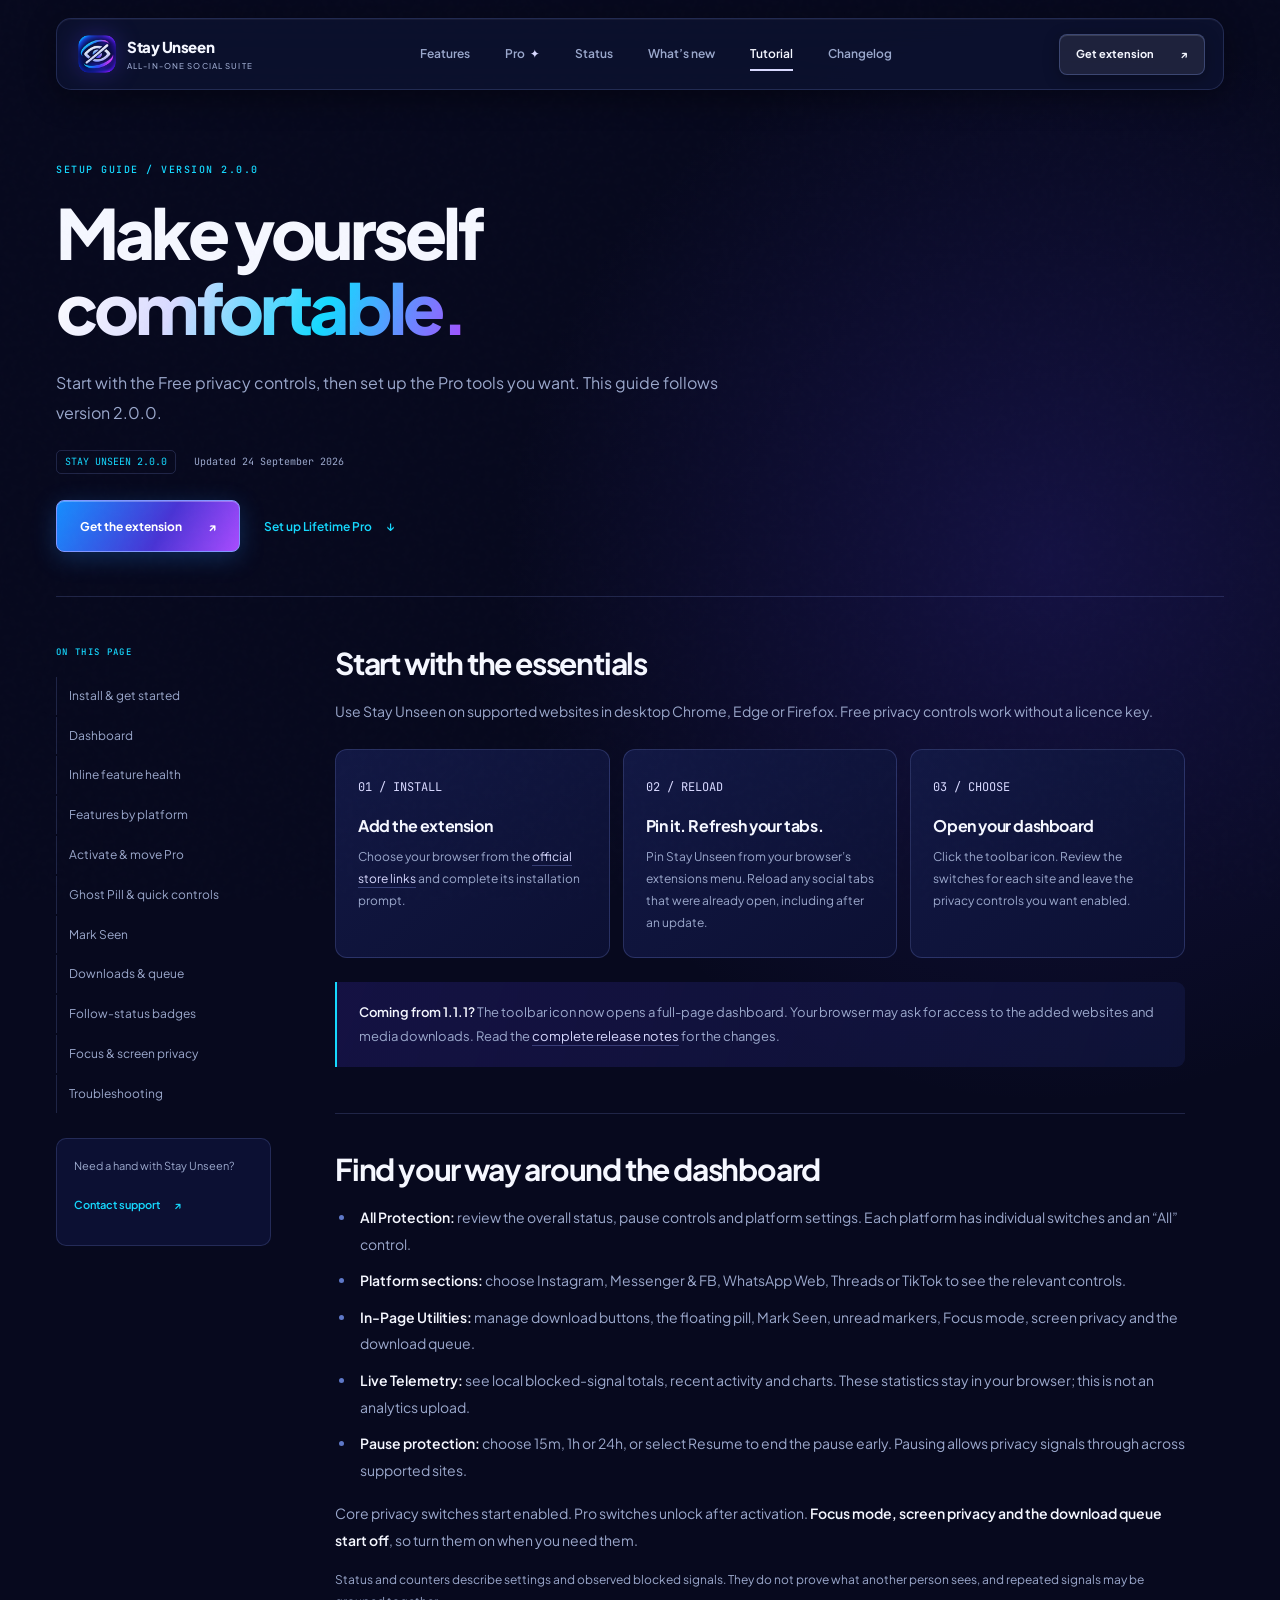
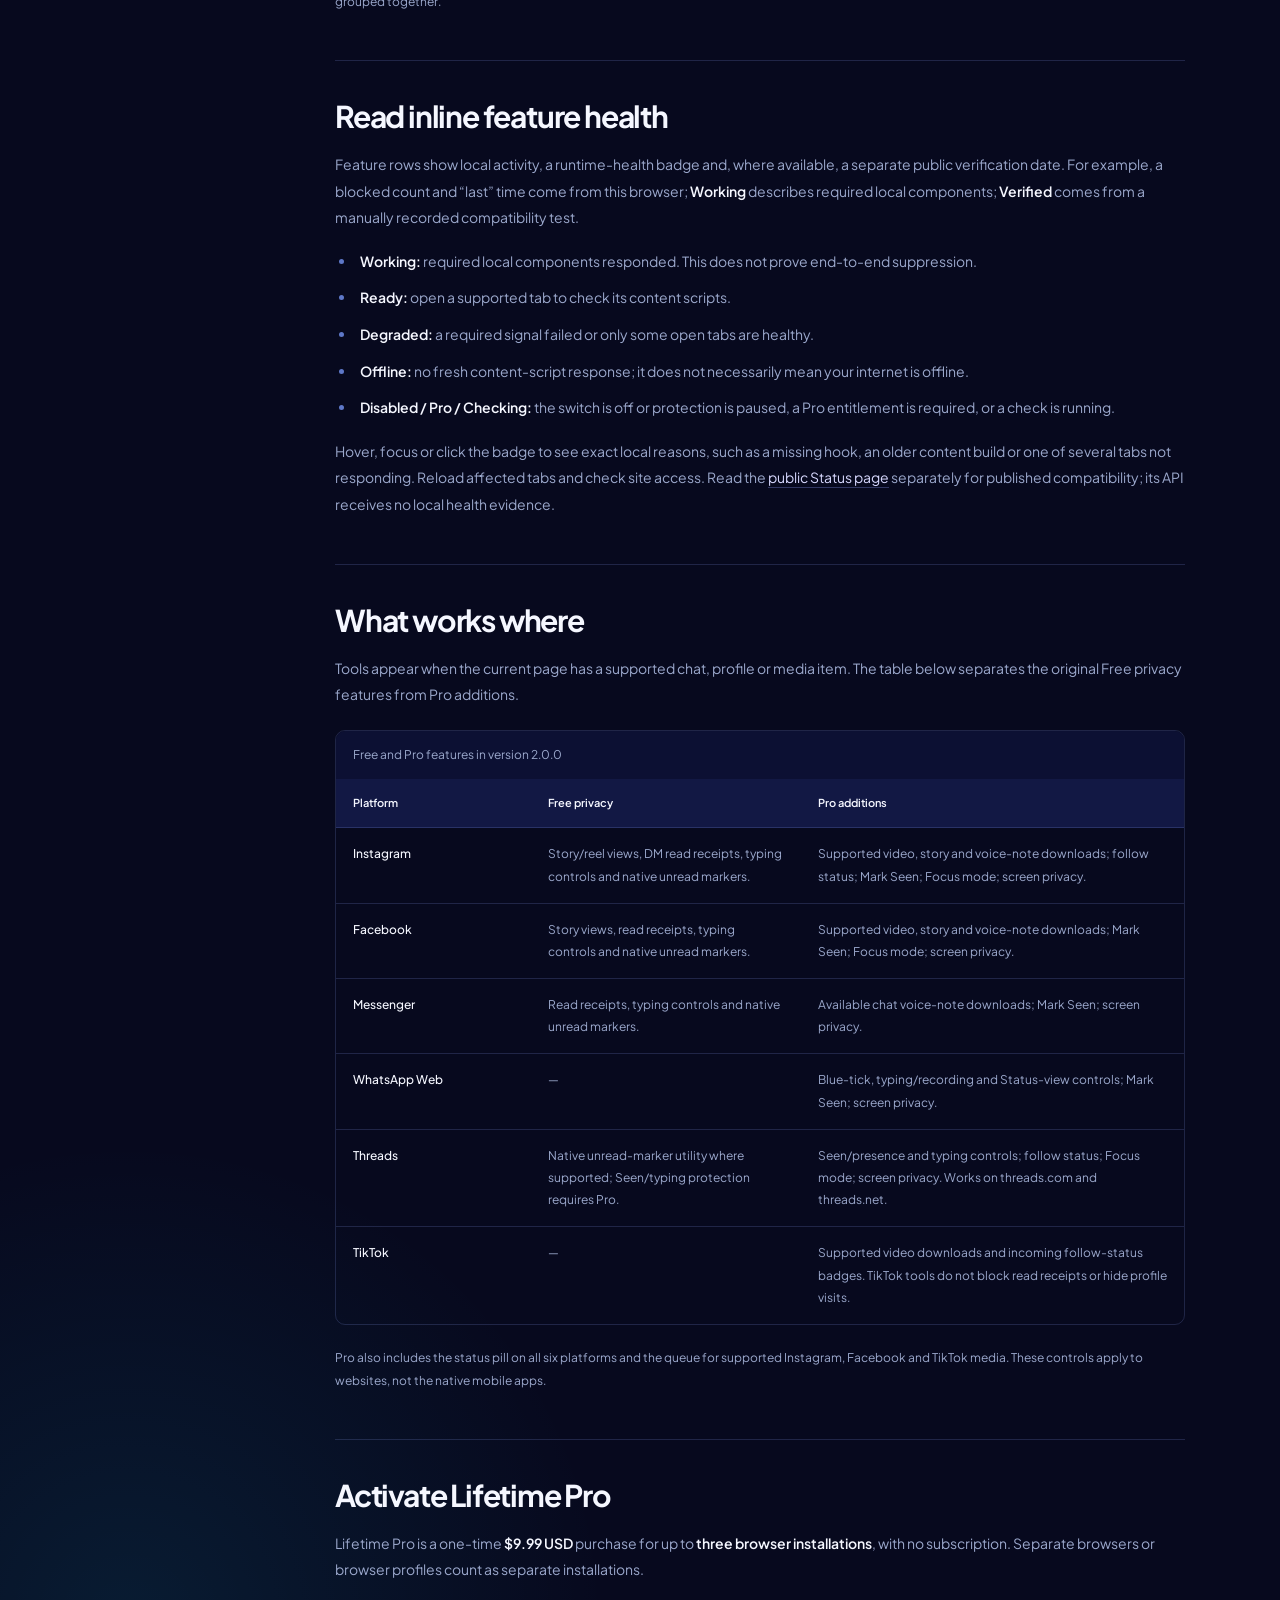
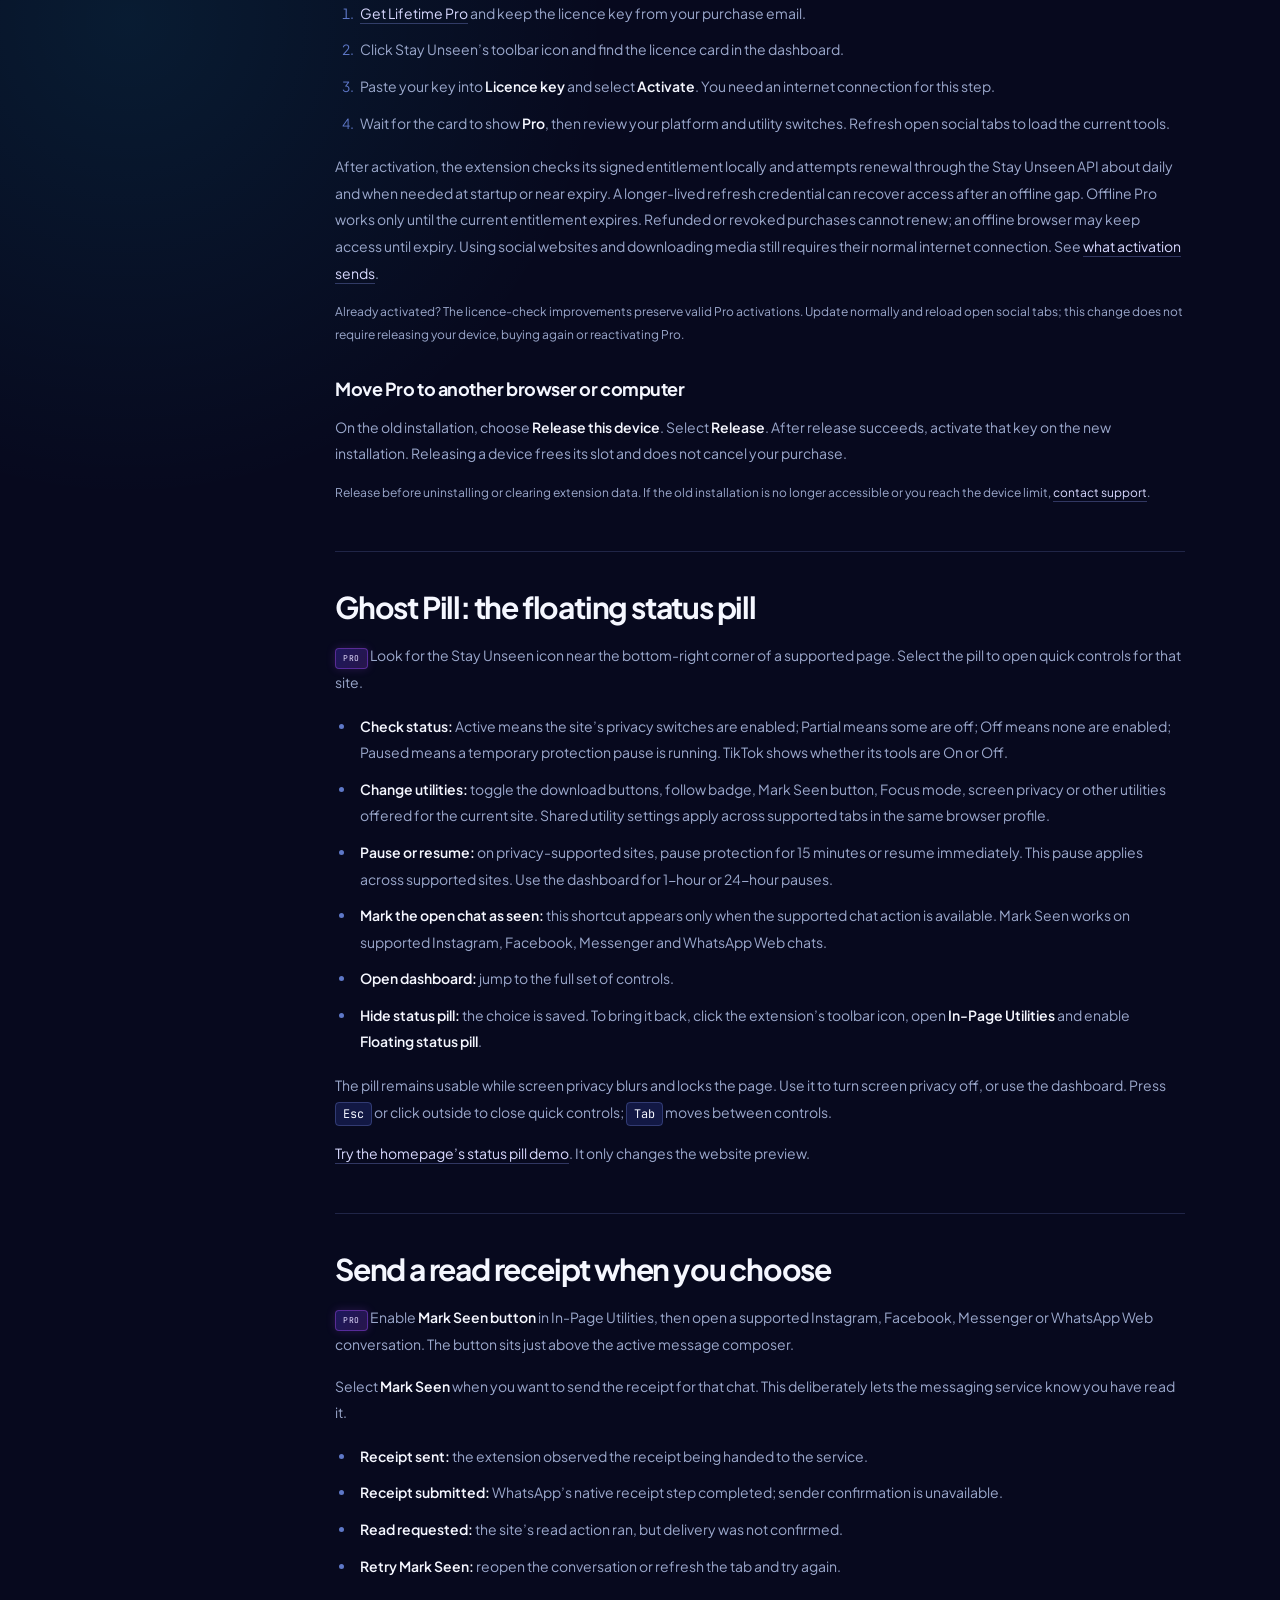
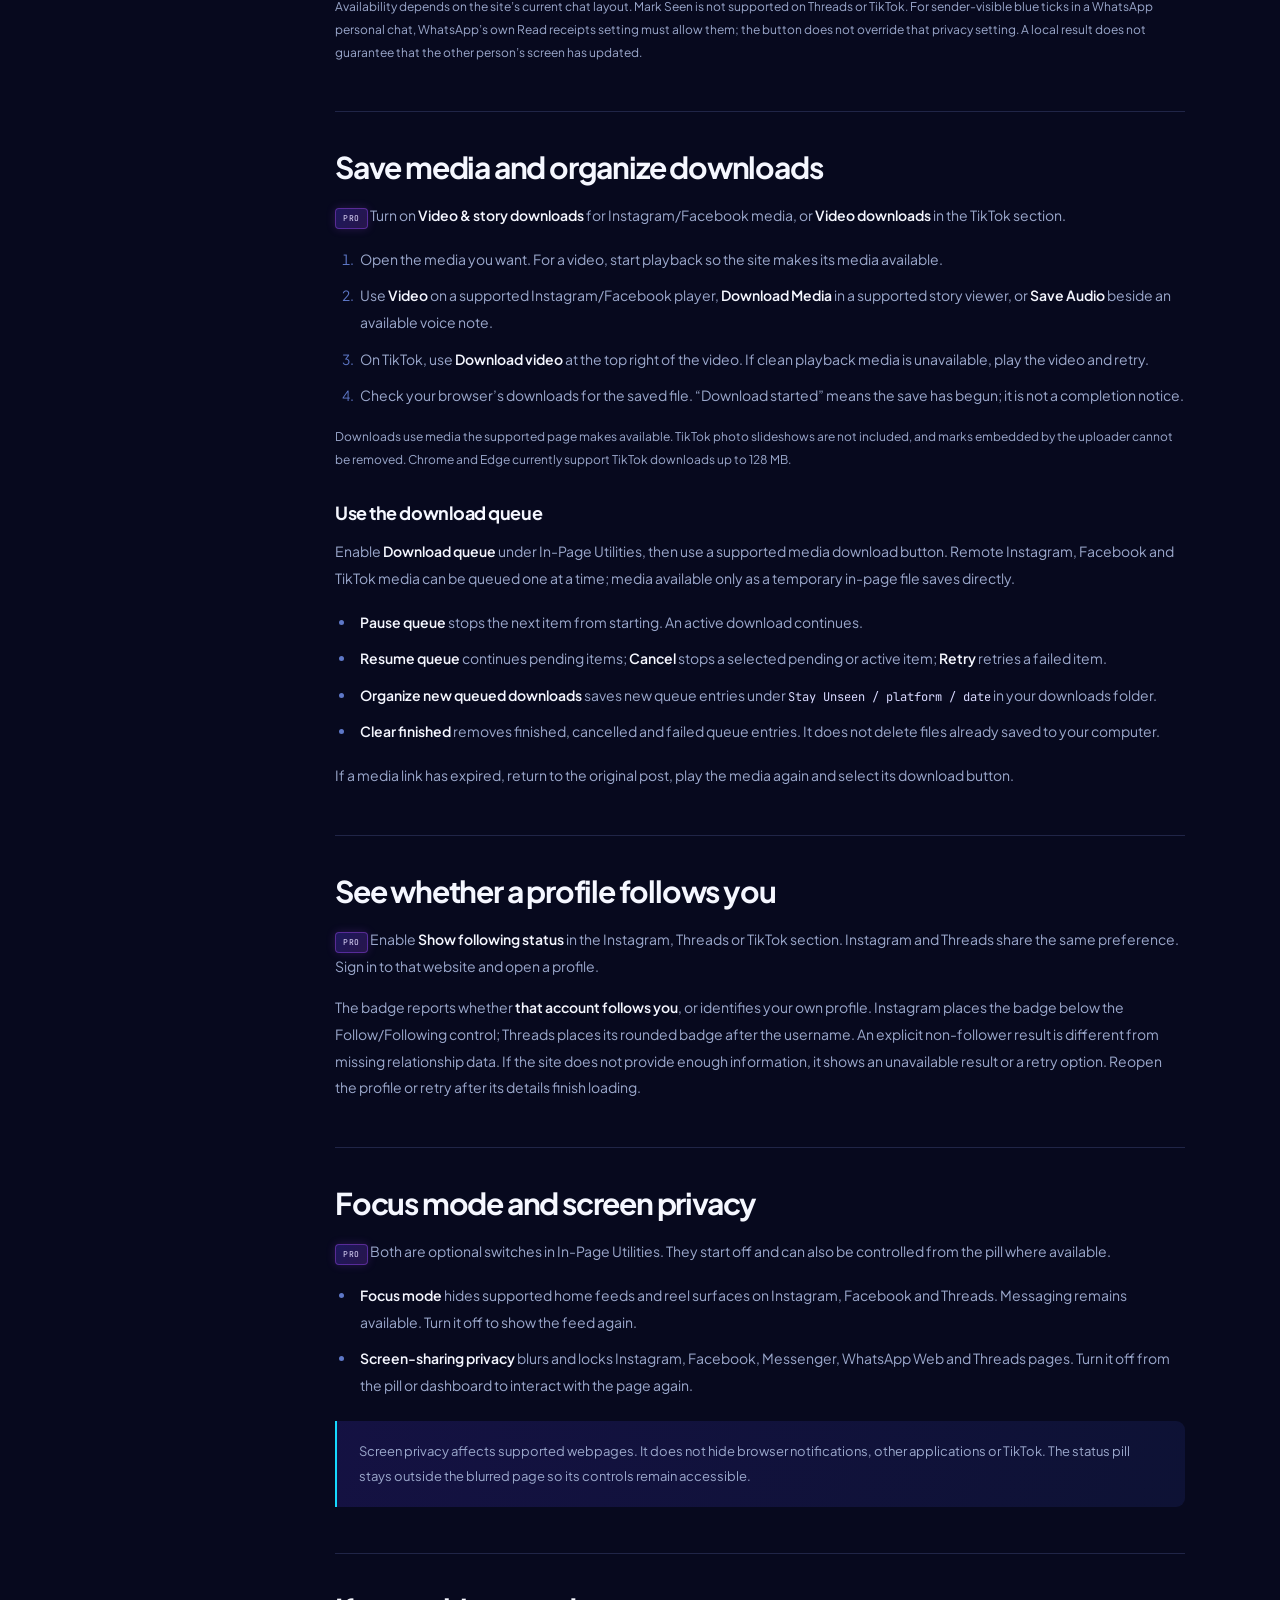
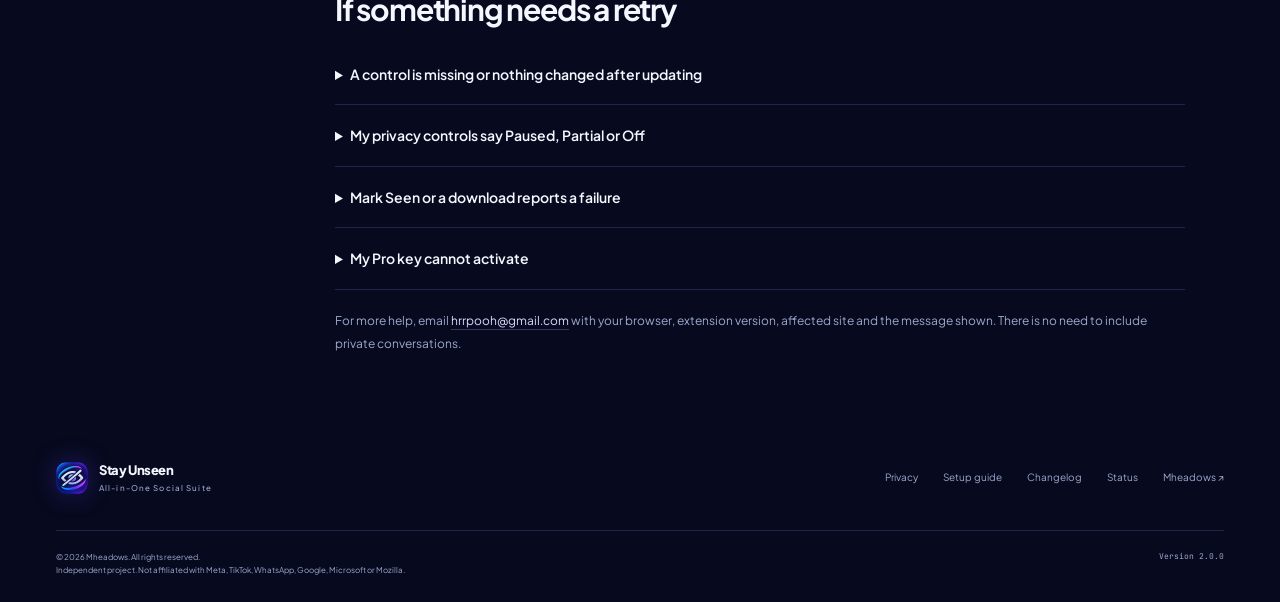
<file: tutorial.html>
<!doctype html>
<html lang="en" class="scroll-smooth">
<head>
  <meta charset="utf-8">
  <meta name="viewport" content="width=device-width,initial-scale=1">
  <title>Stay Unseen 2.0.0 — Setup Guide &amp; Pro Tutorial</title>
  <meta name="description" content="Install Stay Unseen, activate Lifetime Pro, and learn the new dashboard, status pill, Mark Seen, downloads, follow badges and privacy modes.">
  <meta name="theme-color" content="#07091e">
  <meta name="robots" content="index,follow,max-image-preview:large">
  <meta name="author" content="Mheadows">
  <link rel="canonical" href="https://stayunseenapp.com/tutorial.html">
  <link rel="icon" type="image/png" sizes="32x32" href="assets/favicon-32x32.png">
  <link rel="apple-touch-icon" sizes="180x180" href="assets/apple-touch-icon.png">
  <link rel="manifest" href="site.webmanifest">
  <link rel="sitemap" type="application/xml" href="https://stayunseenapp.com/sitemap.xml">
  <meta property="og:type" content="article">
  <meta property="og:site_name" content="Stay Unseen">
  <meta property="og:title" content="Stay Unseen 2.0.0 — Setup Guide &amp; Pro Tutorial">
  <meta property="og:description" content="Install Stay Unseen, activate Lifetime Pro, and learn the new dashboard, status pill, Mark Seen, downloads, follow badges and privacy modes.">
  <meta property="og:url" content="https://stayunseenapp.com/tutorial.html">
  <meta property="og:image" content="https://stayunseenapp.com/assets/launch-tour.webp">
  <meta property="og:image:type" content="image/webp">
  <meta property="og:image:width" content="1920">
  <meta property="og:image:height" content="1080">
  <meta property="og:image:alt" content="Stay Unseen 2.0.0 Setup Guide & Pro Tutorial">
  <meta name="twitter:card" content="summary_large_image">
  <meta name="twitter:title" content="Stay Unseen 2.0.0 — Setup Guide &amp; Pro Tutorial">
  <meta name="twitter:description" content="Install Stay Unseen, activate Lifetime Pro, and learn the new dashboard, status pill, Mark Seen, downloads, follow badges and privacy modes.">
  <meta name="twitter:image" content="https://stayunseenapp.com/assets/launch-tour.webp">
  <link rel="preconnect" href="https://fonts.googleapis.com">
  <link rel="preconnect" href="https://fonts.gstatic.com" crossorigin>
  <link href="https://fonts.googleapis.com/css2?family=Plus+Jakarta+Sans:wght@400;500;600;700;800&amp;family=JetBrains+Mono:wght@500;700&amp;display=swap" rel="stylesheet">
  <link rel="stylesheet" href="assets/v2.css">
  <link rel="stylesheet" href="assets/docs.css">
  <script type="application/ld+json">{"@context": "https://schema.org", "@graph": [{"@type": "WebPage", "@id": "https://stayunseenapp.com/tutorial.html#webpage", "url": "https://stayunseenapp.com/tutorial.html", "name": "Stay Unseen 2.0.0 — Setup Guide & Pro Tutorial", "description": "Install Stay Unseen, activate Lifetime Pro, and learn the new dashboard, status pill, Mark Seen, downloads, follow badges and privacy modes.", "inLanguage": "en", "isPartOf": {"@type": "WebSite", "name": "Stay Unseen", "url": "https://stayunseenapp.com/"}}, {"@type": "BreadcrumbList", "itemListElement": [{"@type": "ListItem", "position": 1, "name": "Home", "item": "https://stayunseenapp.com/"}, {"@type": "ListItem", "position": 2, "name": "Tutorial", "item": "https://stayunseenapp.com/tutorial.html"}]}]}</script>
  <script src="assets/site.js" defer></script>
</head>
<body class="docs-page">
  <a class="skip-link" href="#main">Skip to content</a>
  <div class="scroll-progress" aria-hidden="true"></div>
  <header class="site-header">
    <nav class="navigation wrap" aria-label="Primary navigation">
      <a class="brand" href="index.html"><img src="assets/icon128.png" width="38" height="38" alt="Stay Unseen logo"><span>Stay Unseen<small>ALL-IN-ONE SOCIAL SUITE</small></span></a>
      <div class="nav-links" id="primary-links"><a href="index.html#features">Features</a><a href="index.html#pro">Pro <span class="nav-spark" aria-hidden="true">✦</span></a><a href="status.html">Status</a><a href="index.html#whats-new">What’s new</a><a href="tutorial.html" aria-current="page">Tutorial</a><a href="changelog.html">Changelog</a></div>
      <a class="button small" href="index.html#install">Get extension <span aria-hidden="true">↗</span></a>
      <button class="menu-toggle" type="button" aria-label="Open navigation" aria-expanded="false" aria-controls="primary-links" hidden><span></span><span></span></button>
    </nav>
  </header>
  <main class="wrap docs-main" id="main">
    <header class="doc-hero">
      <p class="eyebrow">Setup guide / Version 2.0.0</p>
      <h1><span class="sr-only">Stay Unseen 2.0.0 — </span>Make yourself <br><span>comfortable.</span></h1>
      <p class="doc-lead">Start with the Free privacy controls, then set up the Pro tools you want. This guide follows version 2.0.0.</p>
      <div class="doc-meta"><span class="tiny-pill">STAY UNSEEN 2.0.0</span><span>Updated 24 September 2026</span></div>
      <div class="doc-actions"><a class="button" href="index.html#install">Get the extension <span aria-hidden="true">↗</span></a><a class="text-link" href="#activation">Set up Lifetime Pro <span aria-hidden="true">↓</span></a></div>
    </header>
    <div class="doc-layout">
      <aside class="doc-aside">
        <p class="eyebrow">On this page</p>
        <nav class="doc-toc" aria-label="On this page"><a href="#install">Install & get started</a><a href="#dashboard">Dashboard</a><a href="#feature-health">Inline feature health</a><a href="#platforms">Features by platform</a><a href="#activation">Activate & move Pro</a><a href="#status-pill">Ghost Pill &amp; quick controls</a><a href="#mark-seen">Mark Seen</a><a href="#downloads">Downloads & queue</a><a href="#follow-status">Follow-status badges</a><a href="#focus">Focus & screen privacy</a><a href="#help">Troubleshooting</a></nav>
        <div class="doc-aside-note"><p>Need a hand with Stay Unseen?</p><a class="text-link" href="mailto:hrrpooh@gmail.com">Contact support <span aria-hidden="true">↗</span></a></div>
      </aside>
      <div class="doc-content">

        <section id="install">
          <h2>Start with the essentials</h2>
          <p>Use Stay Unseen on supported websites in desktop Chrome, Edge or Firefox. Free privacy controls work without a licence key.</p>
          <div class="doc-steps">
            <article class="doc-step"><span class="doc-step-number">01 / INSTALL</span><h3>Add the extension</h3><p>Choose your browser from the <a href="index.html#install">official store links</a> and complete its installation prompt.</p></article>
            <article class="doc-step"><span class="doc-step-number">02 / RELOAD</span><h3>Pin it. Refresh your tabs.</h3><p>Pin Stay Unseen from your browser’s extensions menu. Reload any social tabs that were already open, including after an update.</p></article>
            <article class="doc-step"><span class="doc-step-number">03 / CHOOSE</span><h3>Open your dashboard</h3><p>Click the toolbar icon. Review the switches for each site and leave the privacy controls you want enabled.</p></article>
          </div>
          <div class="doc-note"><p><strong>Coming from 1.1.1?</strong> The toolbar icon now opens a full-page dashboard. Your browser may ask for access to the added websites and media downloads. Read the <a href="changelog.html#v200">complete release notes</a> for the changes.</p></div>
        </section>
        <section id="dashboard">
          <h2>Find your way around the dashboard</h2>
          <ul>
            <li><strong>All Protection:</strong> review the overall status, pause controls and platform settings. Each platform has individual switches and an “All” control.</li>
            <li><strong>Platform sections:</strong> choose Instagram, Messenger &amp; FB, WhatsApp Web, Threads or TikTok to see the relevant controls.</li>
            <li><strong>In-Page Utilities:</strong> manage download buttons, the floating pill, Mark Seen, unread markers, Focus mode, screen privacy and the download queue.</li>
            <li><strong>Live Telemetry:</strong> see local blocked-signal totals, recent activity and charts. These statistics stay in your browser; this is not an analytics upload.</li>
            <li><strong>Pause protection:</strong> choose 15m, 1h or 24h, or select Resume to end the pause early. Pausing allows privacy signals through across supported sites.</li>
          </ul>
          <p>Core privacy switches start enabled. Pro switches unlock after activation. <strong>Focus mode, screen privacy and the download queue start off</strong>, so turn them on when you need them.</p>
          <p class="doc-small">Status and counters describe settings and observed blocked signals. They do not prove what another person sees, and repeated signals may be grouped together.</p>
        </section>
        <section id="feature-health">
          <h2>Read inline feature health</h2>
          <p>Feature rows show local activity, a runtime-health badge and, where available, a separate public verification date. For example, a blocked count and “last” time come from this browser; <strong>Working</strong> describes required local components; <strong>Verified</strong> comes from a manually recorded compatibility test.</p>
          <ul>
            <li><strong>Working:</strong> required local components responded. This does not prove end-to-end suppression.</li>
            <li><strong>Ready:</strong> open a supported tab to check its content scripts.</li>
            <li><strong>Degraded:</strong> a required signal failed or only some open tabs are healthy.</li>
            <li><strong>Offline:</strong> no fresh content-script response; it does not necessarily mean your internet is offline.</li>
            <li><strong>Disabled / Pro / Checking:</strong> the switch is off or protection is paused, a Pro entitlement is required, or a check is running.</li>
          </ul>
          <p>Hover, focus or click the badge to see exact local reasons, such as a missing hook, an older content build or one of several tabs not responding. Reload affected tabs and check site access. Read the <a href="status.html">public Status page</a> separately for published compatibility; its API receives no local health evidence.</p>
        </section>
        <section id="platforms">
          <h2>What works where</h2>
          <p>Tools appear when the current page has a supported chat, profile or media item. The table below separates the original Free privacy features from Pro additions.</p>
          <div class="doc-table-wrap" role="region" aria-label="Features by platform" tabindex="0">
            <table class="platform-table">
              <caption>Free and Pro features in version 2.0.0</caption>
              <thead><tr><th scope="col">Platform</th><th scope="col">Free privacy</th><th scope="col">Pro additions</th></tr></thead>
              <tbody>
                <tr><td>Instagram</td><td>Story/reel views, DM read receipts, typing controls and native unread markers.</td><td>Supported video, story and voice-note downloads; follow status; Mark Seen; Focus mode; screen privacy.</td></tr>
                <tr><td>Facebook</td><td>Story views, read receipts, typing controls and native unread markers.</td><td>Supported video, story and voice-note downloads; Mark Seen; Focus mode; screen privacy.</td></tr>
                <tr><td>Messenger</td><td>Read receipts, typing controls and native unread markers.</td><td>Available chat voice-note downloads; Mark Seen; screen privacy.</td></tr>
                <tr><td>WhatsApp Web</td><td>—</td><td>Blue-tick, typing/recording and Status-view controls; Mark Seen; screen privacy.</td></tr>
                <tr><td>Threads</td><td>Native unread-marker utility where supported; Seen/typing protection requires Pro.</td><td>Seen/presence and typing controls; follow status; Focus mode; screen privacy. Works on threads.com and threads.net.</td></tr>
                <tr><td>TikTok</td><td>—</td><td>Supported video downloads and incoming follow-status badges. TikTok tools do not block read receipts or hide profile visits.</td></tr>
              </tbody>
            </table>
          </div>
          <p class="doc-small">Pro also includes the status pill on all six platforms and the queue for supported Instagram, Facebook and TikTok media. These controls apply to websites, not the native mobile apps.</p>
        </section>
        <section id="activation">
          <h2>Activate Lifetime Pro</h2>
          <p>Lifetime Pro is a one-time <strong>$9.99 USD</strong> purchase for up to <strong>three browser installations</strong>, with no subscription. Separate browsers or browser profiles count as separate installations.</p>
          <ol>
            <li><a href="https://store.stayunseenapp.com/" target="_blank" rel="noopener noreferrer">Get Lifetime Pro</a> and keep the licence key from your purchase email.</li>
            <li>Click Stay Unseen’s toolbar icon and find the licence card in the dashboard.</li>
            <li>Paste your key into <strong>Licence key</strong> and select <strong>Activate</strong>. You need an internet connection for this step.</li>
            <li>Wait for the card to show <strong>Pro</strong>, then review your platform and utility switches. Refresh open social tabs to load the current tools.</li>
          </ol>
          <p>After activation, the extension checks its signed entitlement locally and attempts renewal through the Stay Unseen API about daily and when needed at startup or near expiry. A longer-lived refresh credential can recover access after an offline gap. Offline Pro works only until the current entitlement expires. Refunded or revoked purchases cannot renew; an offline browser may keep access until expiry. Using social websites and downloading media still requires their normal internet connection. See <a href="privacy.html#licence">what activation sends</a>.</p>
          <p class="doc-small">Already activated? The licence-check improvements preserve valid Pro activations. Update normally and reload open social tabs; this change does not require releasing your device, buying again or reactivating Pro.</p>
          <h3>Move Pro to another browser or computer</h3>
          <p>On the old installation, choose <strong>Release this device</strong>. Select <strong>Release</strong>. After release succeeds, activate that key on the new installation. Releasing a device frees its slot and does not cancel your purchase.</p>
          <p class="doc-small">Release before uninstalling or clearing extension data. If the old installation is no longer accessible or you reach the device limit, <a href="mailto:hrrpooh@gmail.com">contact support</a>.</p>
        </section>
        <section id="status-pill">
          <h2>Ghost Pill: the floating status pill</h2>
          <p><span class="pro-tag">PRO</span> Look for the Stay Unseen icon near the bottom-right corner of a supported page. Select the pill to open quick controls for that site.</p>
          <ul>
            <li><strong>Check status:</strong> Active means the site’s privacy switches are enabled; Partial means some are off; Off means none are enabled; Paused means a temporary protection pause is running. TikTok shows whether its tools are On or Off.</li>
            <li><strong>Change utilities:</strong> toggle the download buttons, follow badge, Mark Seen button, Focus mode, screen privacy or other utilities offered for the current site. Shared utility settings apply across supported tabs in the same browser profile.</li>
            <li><strong>Pause or resume:</strong> on privacy-supported sites, pause protection for 15 minutes or resume immediately. This pause applies across supported sites. Use the dashboard for 1-hour or 24-hour pauses.</li>
            <li><strong>Mark the open chat as seen:</strong> this shortcut appears only when the supported chat action is available. Mark Seen works on supported Instagram, Facebook, Messenger and WhatsApp Web chats.</li>
            <li><strong>Open dashboard:</strong> jump to the full set of controls.</li>
            <li><strong>Hide status pill:</strong> the choice is saved. To bring it back, click the extension’s toolbar icon, open <strong>In-Page Utilities</strong> and enable <strong>Floating status pill</strong>.</li>
          </ul>
          <p>The pill remains usable while screen privacy blurs and locks the page. Use it to turn screen privacy off, or use the dashboard. Press <kbd>Esc</kbd> or click outside to close quick controls; <kbd>Tab</kbd> moves between controls.</p>
          <p><a href="index.html#status-pill">Try the homepage’s status pill demo</a>. It only changes the website preview.</p>
        </section>
        <section id="mark-seen">
          <h2>Send a read receipt when you choose</h2>
          <p><span class="pro-tag">PRO</span> Enable <strong>Mark Seen button</strong> in In-Page Utilities, then open a supported Instagram, Facebook, Messenger or WhatsApp Web conversation. The button sits just above the active message composer.</p>
          <p>Select <strong>Mark Seen</strong> when you want to send the receipt for that chat. This deliberately lets the messaging service know you have read it.</p>
          <ul>
            <li><strong>Receipt sent:</strong> the extension observed the receipt being handed to the service.</li>
            <li><strong>Receipt submitted:</strong> WhatsApp’s native receipt step completed; sender confirmation is unavailable.</li>
            <li><strong>Read requested:</strong> the site’s read action ran, but delivery was not confirmed.</li>
            <li><strong>Retry Mark Seen:</strong> reopen the conversation or refresh the tab and try again.</li>
          </ul>
          <p class="doc-small">Availability depends on the site’s current chat layout. Mark Seen is not supported on Threads or TikTok. For sender-visible blue ticks in a WhatsApp personal chat, WhatsApp’s own Read receipts setting must allow them; the button does not override that privacy setting. A local result does not guarantee that the other person’s screen has updated.</p>
        </section>
        <section id="downloads">
          <h2>Save media and organize downloads</h2>
          <p><span class="pro-tag">PRO</span> Turn on <strong>Video &amp; story downloads</strong> for Instagram/Facebook media, or <strong>Video downloads</strong> in the TikTok section.</p>
          <ol>
            <li>Open the media you want. For a video, start playback so the site makes its media available.</li>
            <li>Use <strong>Video</strong> on a supported Instagram/Facebook player, <strong>Download Media</strong> in a supported story viewer, or <strong>Save Audio</strong> beside an available voice note.</li>
            <li>On TikTok, use <strong>Download video</strong> at the top right of the video. If clean playback media is unavailable, play the video and retry.</li>
            <li>Check your browser’s downloads for the saved file. “Download started” means the save has begun; it is not a completion notice.</li>
          </ol>
          <p class="doc-small">Downloads use media the supported page makes available. TikTok photo slideshows are not included, and marks embedded by the uploader cannot be removed. Chrome and Edge currently support TikTok downloads up to 128 MB.</p>
          <h3>Use the download queue</h3>
          <p>Enable <strong>Download queue</strong> under In-Page Utilities, then use a supported media download button. Remote Instagram, Facebook and TikTok media can be queued one at a time; media available only as a temporary in-page file saves directly.</p>
          <ul>
            <li><strong>Pause queue</strong> stops the next item from starting. An active download continues.</li>
            <li><strong>Resume queue</strong> continues pending items; <strong>Cancel</strong> stops a selected pending or active item; <strong>Retry</strong> retries a failed item.</li>
            <li><strong>Organize new queued downloads</strong> saves new queue entries under <code>Stay Unseen / platform / date</code> in your downloads folder.</li>
            <li><strong>Clear finished</strong> removes finished, cancelled and failed queue entries. It does not delete files already saved to your computer.</li>
          </ul>
          <p>If a media link has expired, return to the original post, play the media again and select its download button.</p>
        </section>
        <section id="follow-status">
          <h2>See whether a profile follows you</h2>
          <p><span class="pro-tag">PRO</span> Enable <strong>Show following status</strong> in the Instagram, Threads or TikTok section. Instagram and Threads share the same preference. Sign in to that website and open a profile.</p>
          <p>The badge reports whether <strong>that account follows you</strong>, or identifies your own profile. Instagram places the badge below the Follow/Following control; Threads places its rounded badge after the username. An explicit non-follower result is different from missing relationship data. If the site does not provide enough information, it shows an unavailable result or a retry option. Reopen the profile or retry after its details finish loading.</p>
        </section>
        <section id="focus">
          <h2>Focus mode and screen privacy</h2>
          <p><span class="pro-tag">PRO</span> Both are optional switches in In-Page Utilities. They start off and can also be controlled from the pill where available.</p>
          <ul>
            <li><strong>Focus mode</strong> hides supported home feeds and reel surfaces on Instagram, Facebook and Threads. Messaging remains available. Turn it off to show the feed again.</li>
            <li><strong>Screen-sharing privacy</strong> blurs and locks Instagram, Facebook, Messenger, WhatsApp Web and Threads pages. Turn it off from the pill or dashboard to interact with the page again.</li>
          </ul>
          <div class="doc-note"><p>Screen privacy affects supported webpages. It does not hide browser notifications, other applications or TikTok. The status pill stays outside the blurred page so its controls remain accessible.</p></div>
        </section>
        <section id="help">
          <h2>If something needs a retry</h2>
          <div class="doc-faq">
            <details><summary>A control is missing or nothing changed after updating</summary><p>Refresh the social tab, check that Stay Unseen is enabled for that site in your browser, and review the matching dashboard switch. Pro tools also require an active Pro licence. If the pill was hidden, restore Floating status pill in In-Page Utilities.</p></details>
            <details><summary>My privacy controls say Paused, Partial or Off</summary><p>Select Resume to end a pause. For Partial or Off, review that platform’s individual privacy switches. TikTok’s pill reports download and profile tools, rather than privacy blocking.</p></details>
            <details><summary>Mark Seen or a download reports a failure</summary><p>Open the correct conversation or media item and try again. Start video playback before downloading. If a queued link has expired, select the media again from the original post. Site changes can affect which actions are available.</p></details>
            <details><summary>My Pro key cannot activate</summary><p>Check the key from your purchase email and your internet connection. If all three slots are in use, release an old installation first. Contact support if you no longer have access to it.</p></details>
          </div>
          <p class="doc-small" style="margin-top:20px">For more help, email <a href="mailto:hrrpooh@gmail.com">hrrpooh@gmail.com</a> with your browser, extension version, affected site and the message shown. There is no need to include private conversations.</p>
        </section>

      </div>
    </div>
  </main>
  <footer class="wrap site-footer">
    <div class="footer-top">
      <a class="brand" href="index.html"><img src="assets/icon128.png" width="32" height="32" alt="Stay Unseen logo"><span>Stay Unseen<span class="brand-caption">All-in-One Social Suite</span></span></a>
      <nav aria-label="Footer navigation"><a href="privacy.html">Privacy</a><a href="tutorial.html">Setup guide</a><a href="changelog.html">Changelog</a><a href="status.html">Status</a><a href="https://mheadows.bond/" target="_blank" rel="noopener noreferrer">Mheadows ↗</a></nav>
    </div>
    <div class="footer-bottom"><p>&copy; 2026 Mheadows. All rights reserved.<br>Independent project. Not affiliated with Meta, TikTok, WhatsApp, Google, Microsoft or Mozilla.</p><span>Version 2.0.0</span></div>
  </footer>
</body>
</html>
</file>
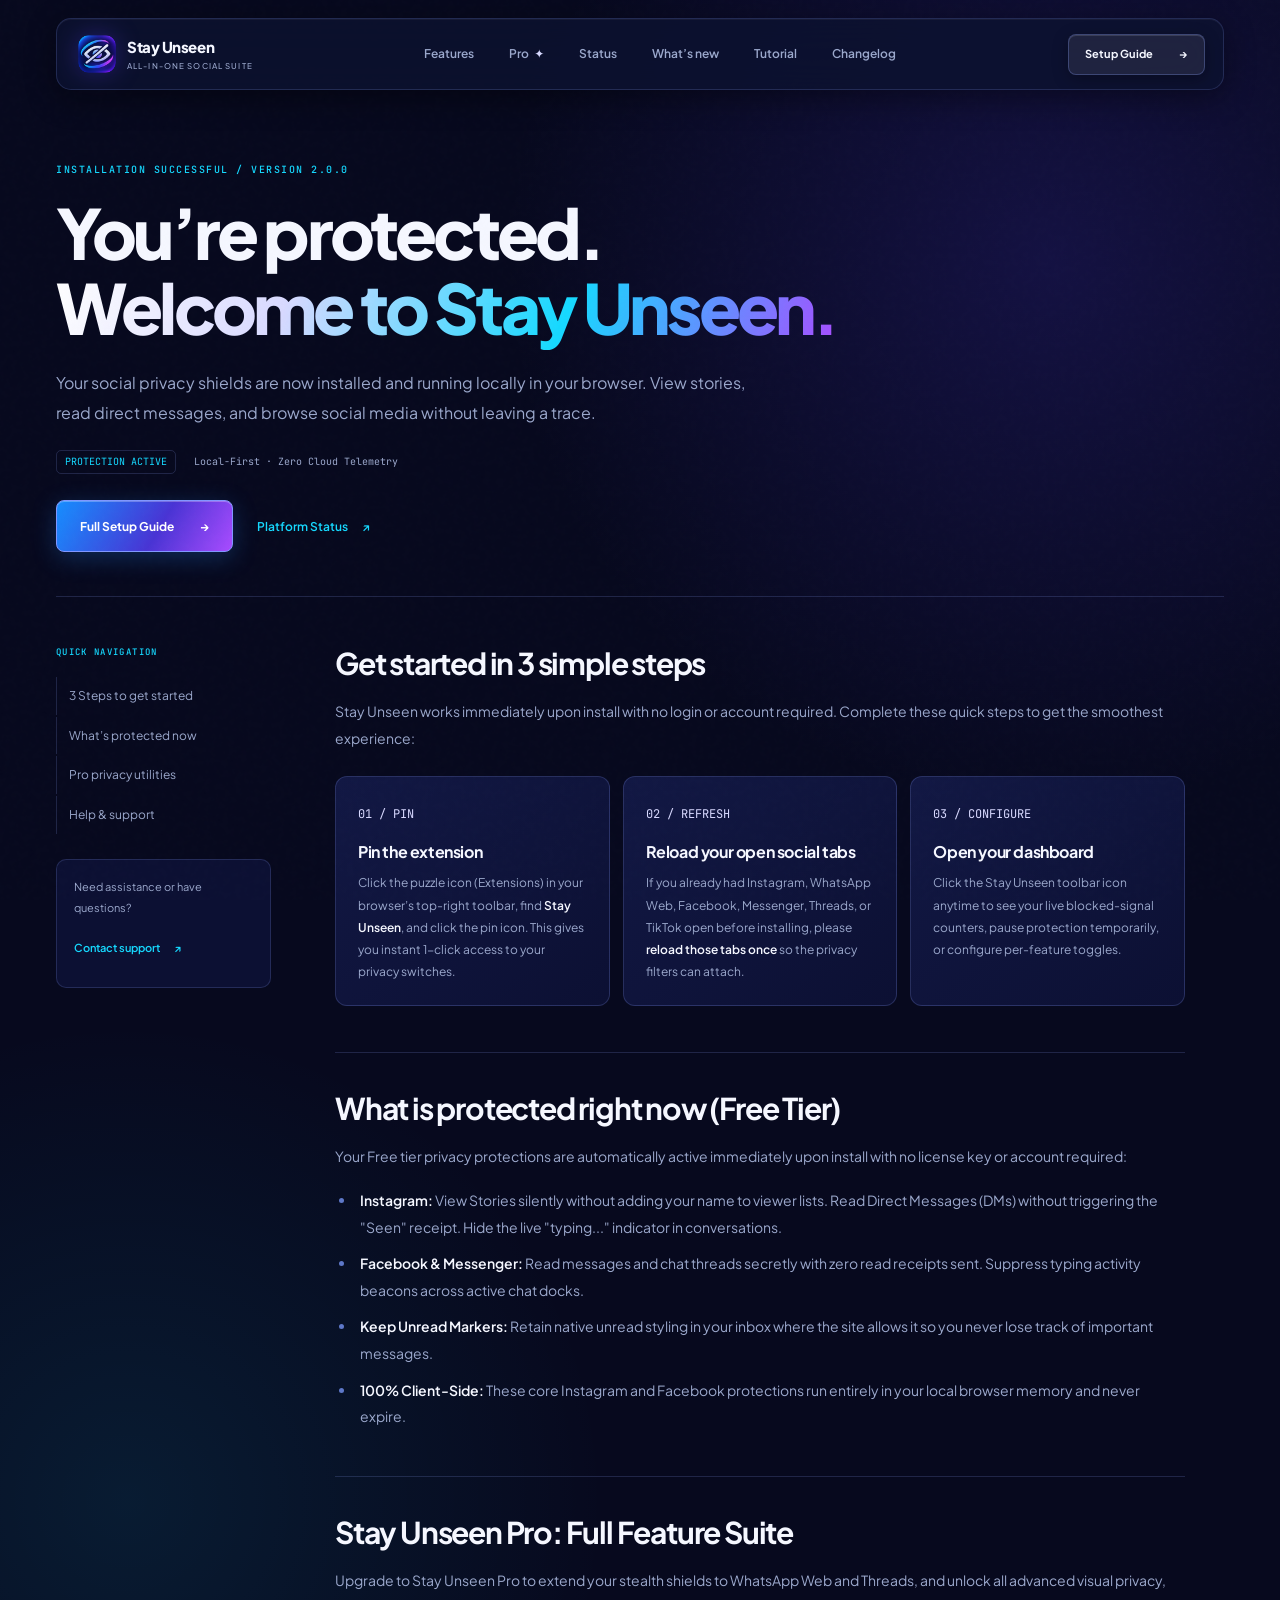
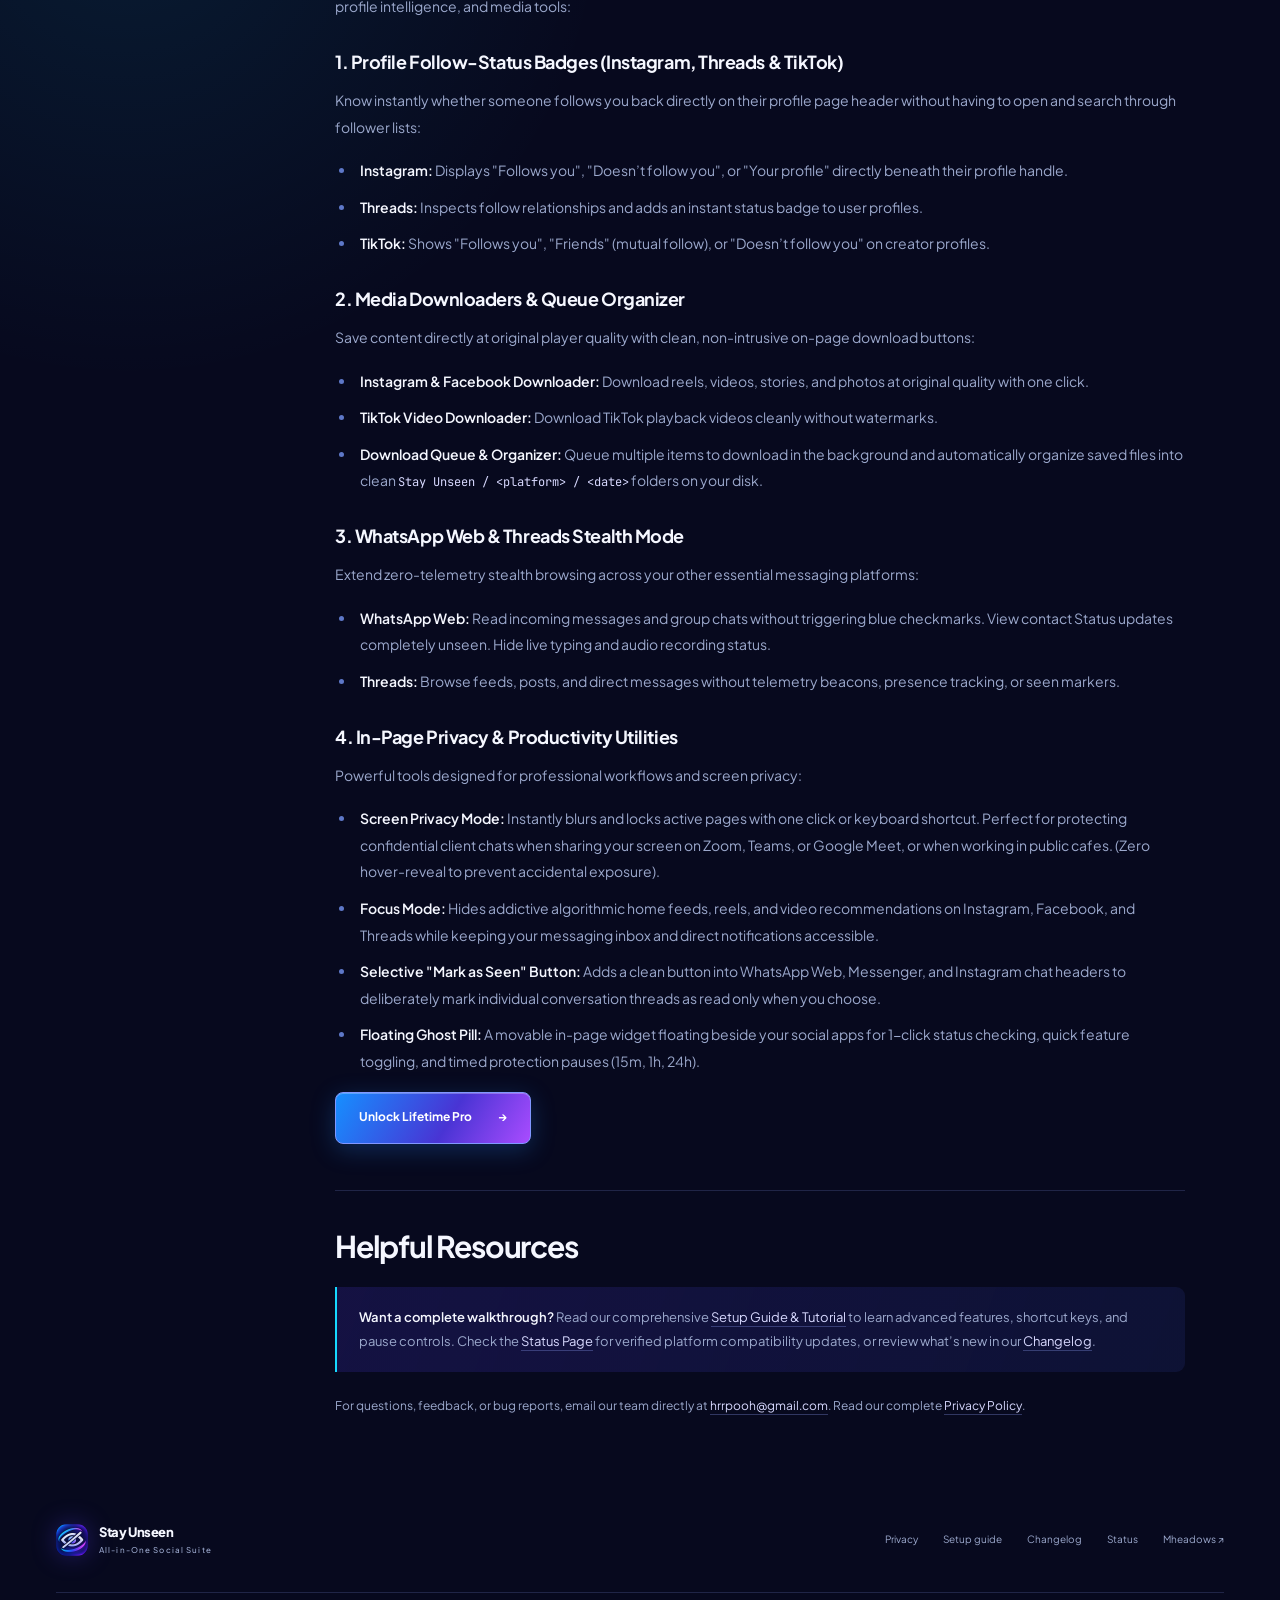
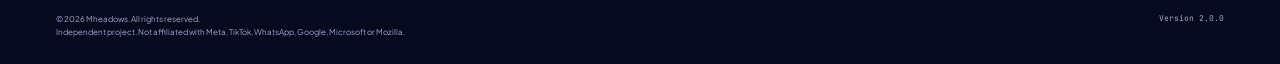
<file: welcome.html>
<!doctype html>
<html lang="en" class="scroll-smooth">
<head>
  <meta charset="utf-8">
  <meta name="viewport" content="width=device-width,initial-scale=1">
  <title>Welcome to Stay Unseen — Social Privacy &amp; Stealth Mode</title>
  <meta name="description" content="Thank you for installing Stay Unseen. Learn how to pin the extension, reload your social tabs, and configure your seen-blocking privacy shields.">
  <meta name="theme-color" content="#07091e">
  <meta name="robots" content="index,follow,max-image-preview:large">
  <meta name="author" content="Mheadows">
  <link rel="canonical" href="https://stayunseenapp.com/welcome.html">
  <link rel="icon" type="image/png" sizes="32x32" href="assets/favicon-32x32.png">
  <link rel="apple-touch-icon" sizes="180x180" href="assets/apple-touch-icon.png">
  <link rel="manifest" href="site.webmanifest">
  <link rel="sitemap" type="application/xml" href="https://stayunseenapp.com/sitemap.xml">
  <meta property="og:type" content="article">
  <meta property="og:site_name" content="Stay Unseen">
  <meta property="og:title" content="Welcome to Stay Unseen — Getting Started">
  <meta property="og:description" content="Thank you for installing Stay Unseen. Your social privacy shields are now active.">
  <meta property="og:url" content="https://stayunseenapp.com/welcome.html">
  <meta property="og:image" content="https://stayunseenapp.com/assets/launch-tour.webp">
  <meta property="og:image:type" content="image/webp">
  <meta property="og:image:width" content="1920">
  <meta property="og:image:height" content="1080">
  <meta property="og:image:alt" content="Welcome to Stay Unseen">
  <meta name="twitter:card" content="summary_large_image">
  <meta name="twitter:title" content="Welcome to Stay Unseen — Getting Started">
  <meta name="twitter:description" content="Thank you for installing Stay Unseen. Your social privacy shields are now active.">
  <meta name="twitter:image" content="https://stayunseenapp.com/assets/launch-tour.webp">
  <link rel="preconnect" href="https://fonts.googleapis.com">
  <link rel="preconnect" href="https://fonts.gstatic.com" crossorigin>
  <link href="https://fonts.googleapis.com/css2?family=Plus+Jakarta+Sans:wght@400;500;600;700;800&amp;family=JetBrains+Mono:wght@500;700&amp;display=swap" rel="stylesheet">
  <link rel="stylesheet" href="assets/v2.css">
  <link rel="stylesheet" href="assets/docs.css">
  <script type="application/ld+json">{"@context": "https://schema.org", "@graph": [{"@type": "WebPage", "@id": "https://stayunseenapp.com/welcome.html#webpage", "url": "https://stayunseenapp.com/welcome.html", "name": "Welcome to Stay Unseen — Getting Started", "description": "Thank you for installing Stay Unseen. Learn how to pin the extension and manage your privacy shields.", "inLanguage": "en", "isPartOf": {"@type": "WebSite", "name": "Stay Unseen", "url": "https://stayunseenapp.com/"}}, {"@type": "BreadcrumbList", "itemListElement": [{"@type": "ListItem", "position": 1, "name": "Home", "item": "https://stayunseenapp.com/"}, {"@type": "ListItem", "position": 2, "name": "Welcome", "item": "https://stayunseenapp.com/welcome.html"}]}]}</script>
  <script src="assets/site.js" defer></script>
</head>
<body class="docs-page">
  <a class="skip-link" href="#main">Skip to content</a>
  <div class="scroll-progress" aria-hidden="true"></div>
  <header class="site-header">
    <nav class="navigation wrap" aria-label="Primary navigation">
      <a class="brand" href="index.html"><img src="assets/icon128.png" width="38" height="38" alt="Stay Unseen logo"><span>Stay Unseen<small>ALL-IN-ONE SOCIAL SUITE</small></span></a>
      <div class="nav-links" id="primary-links"><a href="index.html#features">Features</a><a href="index.html#pro">Pro <span class="nav-spark" aria-hidden="true">✦</span></a><a href="status.html">Status</a><a href="index.html#whats-new">What’s new</a><a href="tutorial.html">Tutorial</a><a href="changelog.html">Changelog</a></div>
      <a class="button small" href="tutorial.html">Setup Guide <span aria-hidden="true">→</span></a>
      <button class="menu-toggle" type="button" aria-label="Open navigation" aria-expanded="false" aria-controls="primary-links" hidden><span></span><span></span></button>
    </nav>
  </header>
  <main class="wrap docs-main" id="main">
    <header class="doc-hero">
      <p class="eyebrow">Installation Successful / Version 2.0.0</p>
      <h1><span class="sr-only">Stay Unseen — </span>You’re protected.<br><span>Welcome to Stay Unseen.</span></h1>
      <p class="doc-lead">Your social privacy shields are now installed and running locally in your browser. View stories, read direct messages, and browse social media without leaving a trace.</p>
      <div class="doc-meta"><span class="tiny-pill">PROTECTION ACTIVE</span><span>Local-First · Zero Cloud Telemetry</span></div>
      <div class="doc-actions"><a class="button" href="tutorial.html">Full Setup Guide <span aria-hidden="true">→</span></a><a class="text-link" href="status.html">Platform Status <span aria-hidden="true">↗</span></a></div>
    </header>
    <div class="doc-layout">
      <aside class="doc-aside">
        <p class="eyebrow">Quick Navigation</p>
        <nav class="doc-toc" aria-label="Welcome navigation"><a href="#quickstart">3 Steps to get started</a><a href="#active-shields">What’s protected now</a><a href="#pro-tools">Pro privacy utilities</a><a href="#help-faq">Help &amp; support</a></nav>
        <div class="doc-aside-note"><p>Need assistance or have questions?</p><a class="text-link" href="mailto:hrrpooh@gmail.com">Contact support <span aria-hidden="true">↗</span></a></div>
      </aside>
      <div class="doc-content">

        <section id="quickstart">
          <h2>Get started in 3 simple steps</h2>
          <p>Stay Unseen works immediately upon install with no login or account required. Complete these quick steps to get the smoothest experience:</p>
          <div class="doc-steps">
            <article class="doc-step">
              <span class="doc-step-number">01 / PIN</span>
              <h3>Pin the extension</h3>
              <p>Click the puzzle icon (Extensions) in your browser’s top-right toolbar, find <strong>Stay Unseen</strong>, and click the pin icon. This gives you instant 1-click access to your privacy switches.</p>
            </article>
            <article class="doc-step">
              <span class="doc-step-number">02 / REFRESH</span>
              <h3>Reload your open social tabs</h3>
              <p>If you already had Instagram, WhatsApp Web, Facebook, Messenger, Threads, or TikTok open before installing, please <strong>reload those tabs once</strong> so the privacy filters can attach.</p>
            </article>
            <article class="doc-step">
              <span class="doc-step-number">03 / CONFIGURE</span>
              <h3>Open your dashboard</h3>
              <p>Click the Stay Unseen toolbar icon anytime to see your live blocked-signal counters, pause protection temporarily, or configure per-feature toggles.</p>
            </article>
          </div>
        </section>

        <section id="active-shields">
          <h2>What is protected right now (Free Tier)</h2>
          <p>Your Free tier privacy protections are automatically active immediately upon install with no license key or account required:</p>
          <ul>
            <li><strong>Instagram:</strong> View Stories silently without adding your name to viewer lists. Read Direct Messages (DMs) without triggering the "Seen" receipt. Hide the live "typing..." indicator in conversations.</li>
            <li><strong>Facebook &amp; Messenger:</strong> Read messages and chat threads secretly with zero read receipts sent. Suppress typing activity beacons across active chat docks.</li>
            <li><strong>Keep Unread Markers:</strong> Retain native unread styling in your inbox where the site allows it so you never lose track of important messages.</li>
            <li><strong>100% Client-Side:</strong> These core Instagram and Facebook protections run entirely in your local browser memory and never expire.</li>
          </ul>
        </section>

        <section id="pro-tools">
          <h2>Stay Unseen Pro: Full Feature Suite</h2>
          <p>Upgrade to Stay Unseen Pro to extend your stealth shields to WhatsApp Web and Threads, and unlock all advanced visual privacy, profile intelligence, and media tools:</p>

          <div class="doc-subfeatures">
            <h3>1. Profile Follow-Status Badges (Instagram, Threads &amp; TikTok)</h3>
            <p>Know instantly whether someone follows you back directly on their profile page header without having to open and search through follower lists:</p>
            <ul>
              <li><strong>Instagram:</strong> Displays "Follows you", "Doesn’t follow you", or "Your profile" directly beneath their profile handle.</li>
              <li><strong>Threads:</strong> Inspects follow relationships and adds an instant status badge to user profiles.</li>
              <li><strong>TikTok:</strong> Shows "Follows you", "Friends" (mutual follow), or "Doesn’t follow you" on creator profiles.</li>
            </ul>

            <h3>2. Media Downloaders &amp; Queue Organizer</h3>
            <p>Save content directly at original player quality with clean, non-intrusive on-page download buttons:</p>
            <ul>
              <li><strong>Instagram &amp; Facebook Downloader:</strong> Download reels, videos, stories, and photos at original quality with one click.</li>
              <li><strong>TikTok Video Downloader:</strong> Download TikTok playback videos cleanly without watermarks.</li>
              <li><strong>Download Queue &amp; Organizer:</strong> Queue multiple items to download in the background and automatically organize saved files into clean <code>Stay Unseen / &lt;platform&gt; / &lt;date&gt;</code> folders on your disk.</li>
            </ul>

            <h3>3. WhatsApp Web &amp; Threads Stealth Mode</h3>
            <p>Extend zero-telemetry stealth browsing across your other essential messaging platforms:</p>
            <ul>
              <li><strong>WhatsApp Web:</strong> Read incoming messages and group chats without triggering blue checkmarks. View contact Status updates completely unseen. Hide live typing and audio recording status.</li>
              <li><strong>Threads:</strong> Browse feeds, posts, and direct messages without telemetry beacons, presence tracking, or seen markers.</li>
            </ul>

            <h3>4. In-Page Privacy &amp; Productivity Utilities</h3>
            <p>Powerful tools designed for professional workflows and screen privacy:</p>
            <ul>
              <li><strong>Screen Privacy Mode:</strong> Instantly blurs and locks active pages with one click or keyboard shortcut. Perfect for protecting confidential client chats when sharing your screen on Zoom, Teams, or Google Meet, or when working in public cafes. (Zero hover-reveal to prevent accidental exposure).</li>
              <li><strong>Focus Mode:</strong> Hides addictive algorithmic home feeds, reels, and video recommendations on Instagram, Facebook, and Threads while keeping your messaging inbox and direct notifications accessible.</li>
              <li><strong>Selective "Mark as Seen" Button:</strong> Adds a clean button into WhatsApp Web, Messenger, and Instagram chat headers to deliberately mark individual conversation threads as read only when you choose.</li>
              <li><strong>Floating Ghost Pill:</strong> A movable in-page widget floating beside your social apps for 1-click status checking, quick feature toggling, and timed protection pauses (15m, 1h, 24h).</li>
            </ul>
          </div>

          <p><a class="button" href="index.html#pro">Unlock Lifetime Pro <span aria-hidden="true">→</span></a></p>
        </section>

        <section id="help-faq">
          <h2>Helpful Resources</h2>
          <div class="doc-note">
            <p><strong>Want a complete walkthrough?</strong> Read our comprehensive <a href="tutorial.html">Setup Guide &amp; Tutorial</a> to learn advanced features, shortcut keys, and pause controls. Check the <a href="status.html">Status Page</a> for verified platform compatibility updates, or review what’s new in our <a href="changelog.html">Changelog</a>.</p>
          </div>
          <p class="doc-small">For questions, feedback, or bug reports, email our team directly at <a href="mailto:hrrpooh@gmail.com">hrrpooh@gmail.com</a>. Read our complete <a href="privacy.html">Privacy Policy</a>.</p>
        </section>

      </div>
    </div>
  </main>
  <footer class="wrap site-footer">
    <div class="footer-top">
      <a class="brand" href="index.html"><img src="assets/icon128.png" width="32" height="32" alt="Stay Unseen logo"><span>Stay Unseen<span class="brand-caption">All-in-One Social Suite</span></span></a>
      <nav aria-label="Footer navigation"><a href="privacy.html">Privacy</a><a href="tutorial.html">Setup guide</a><a href="changelog.html">Changelog</a><a href="status.html">Status</a><a href="https://mheadows.bond/" target="_blank" rel="noopener noreferrer">Mheadows ↗</a></nav>
    </div>
    <div class="footer-bottom">
      <p>&copy; 2026 Mheadows. All rights reserved.<br>Independent project. Not affiliated with Meta, TikTok, WhatsApp, Google, Microsoft or Mozilla.</p>
      <span>Version 2.0.0</span>
    </div>
  </footer>
</body>
</html>
</file>
<file: assets/v2.css>
/* Stay Unseen 2.0.0 — cohesive design system derived from the new logo. */
:root {
  color-scheme: dark;
  --brand-primary: #168fff;
  --brand-secondary: #4934d4;
  --brand-accent: #a94cff;
  --brand-glow: 0 0 25px rgb(22 217 255 / .3), 0 0 50px rgb(73 52 212 / .25);
  --surface-primary: #0c1033;
  --surface-secondary: #121844;
  --border-color: rgb(145 164 255 / .18);
  --text-primary: #f5f7ff;
  --text-secondary: #9ba8cc;

  --bg: #07091e;
  --deep: #0c1033;
  --panel: #121844;
  --charcoal: #182258;
  --steel: #5e78c8;
  --blue: #238dff;
  --indigo: #4934d4;
  --lavender: #a94cff;
  --cyan: #16d9ff;
  --magenta: #d63dff;
  --ink: #f5f7ff;
  --muted: #9ba8cc;
  --accent: #d8d9ff;
  --line: rgb(145 164 255 / .18);
  --ease: cubic-bezier(.22,1,.36,1);
}
* { box-sizing: border-box; }
html { scroll-behavior: smooth; scroll-padding-top: 110px; }
body { margin: 0; background: var(--bg); color: var(--ink); font: 15px/1.65 'Plus Jakarta Sans',system-ui,sans-serif; -webkit-font-smoothing: antialiased; background-image: radial-gradient(circle at 82% 8%, rgb(73 52 212 / .2), transparent 34rem), radial-gradient(circle at 10% 46%, rgb(22 217 255 / .09), transparent 30rem); }
body::before { content: ''; position: fixed; inset: 0; pointer-events: none; opacity: .025; z-index: 20; background-image: url("data:image/svg+xml,%3Csvg viewBox='0 0 180 180' xmlns='http://www.w3.org/2000/svg'%3E%3Cfilter id='n'%3E%3CfeTurbulence type='fractalNoise' baseFrequency='.8' numOctaves='3' stitchTiles='stitch'/%3E%3C/filter%3E%3Cpath fill='%23fff' filter='url(%23n)' opacity='.55' d='M0 0h180v180H0z'/%3E%3C/svg%3E"); }
a { color: inherit; text-decoration: none; }
button { font: inherit; color: inherit; cursor: pointer; }
button:disabled { cursor: default; }
img,video { display: block; max-width: 100%; }
p,h1,h2,h3,figure { margin: 0; }
ul { margin: 0; padding: 0; list-style: none; }
[hidden] { display: none !important; }
.menu-toggle[hidden] { display: none !important; }
button,a,summary { -webkit-tap-highlight-color: transparent; }
:focus-visible { outline: 2px solid var(--accent); outline-offset: 6px; }
::selection { background: var(--indigo); color: white; }
.wrap { width: calc(100% - 112px); max-width: 1280px; margin-inline: auto; }
.skip-link { position: fixed; top: -100px; left: 20px; z-index: 100; background: var(--ink); color: var(--deep); padding: 12px 20px; border-radius: 8px; }
.skip-link:focus { top: 20px; }
.scroll-progress { position: fixed; inset: 0 auto auto 0; height: 2px; width: 100%; background: linear-gradient(90deg,var(--steel),var(--accent),var(--lavender)); transform: scaleX(0); transform-origin: left; z-index: 50; }
.site-header { position: absolute; inset: 18px 0 auto; z-index: 30; }
.site-header.is-sticky { position: fixed; }
.navigation { min-height: 72px; border: 1px solid var(--line); border-radius: 15px; padding: 12px 18px 12px 21px; display: flex; align-items: center; justify-content: space-between; gap: 24px; background: rgb(13 18 48 / .84); backdrop-filter: blur(20px); box-shadow: 0 8px 30px #0006, inset 0 1px #ffffff0c; }
.brand { display: inline-flex; align-items: center; gap: 11px; font-size: 15px; font-weight: 800; line-height: 1.3; letter-spacing: -.03em; }
.brand img { border-radius: 11px; flex-shrink: 0; object-fit: contain; filter: drop-shadow(0 0 12px rgb(73 52 212 / .38)); }
.brand small,.brand-caption { display: block; color: var(--muted); font-size: 8px; font-weight: 500; letter-spacing: .14em; margin-top: 4px; }
.nav-links { display: flex; align-items: center; gap: 35px; color: var(--muted); font-size: 12px; font-weight: 600; }
.nav-links a { position: relative; padding: 12px 0; transition: color .2s; }
.nav-links a::after { content: ''; position: absolute; bottom: 5px; left: 0; right: 0; height: 2px; background: var(--accent); transform: scaleX(0); transform-origin: left; transition: transform .3s var(--ease); }
.nav-links a:hover,.nav-links a[aria-current] { color: var(--ink); }
.nav-links a[aria-current]::after,.nav-links a:hover::after { transform: scaleX(1); }
.nav-spark { color: var(--accent); margin-left: 3px; }
.menu-toggle { display: none; }
.button { display: inline-flex; align-items: center; justify-content: center; gap: 26px; min-height: 52px; padding: 13px 23px; border: 1px solid #8197ff; border-radius: 8px; background: linear-gradient(120deg,#168fff,#4934d4 58%,#a94cff); color: white; font-size: 12px; font-weight: 700; box-shadow: inset 0 1px #ffffff45, 0 6px 24px rgb(35 141 255 / .25); transition: transform .25s var(--ease),box-shadow .25s,border-color .25s; }
.button:hover { transform: translateY(-3px); border-color: var(--cyan); box-shadow: inset 0 1px #ffffff55,0 7px 30px rgb(73 52 212 / .5), 0 0 22px rgb(22 217 255 / .18); }
.button:active { transform: translateY(0) scale(.98); }
.button>span:last-child { transition: transform .25s; }
.button:hover>span:last-child { transform: translate(2px,-2px); }
.button.small { min-height: 41px; padding: 9px 16px; font-size: 11px; background: rgba(255, 255, 255, .08); border-color: rgb(145 164 255 / .28); color: var(--ink); box-shadow: inset 0 1px #ffffff20, 0 4px 16px rgba(0, 0, 0, .3); }
.button.small:hover { background: rgba(22 217 255 / .15); border-color: var(--cyan); color: white; box-shadow: 0 0 20px rgb(22 217 255 / .25); }
.text-link { display: inline-flex; align-items: center; gap: 14px; min-height: 44px; color: var(--cyan); font-weight: 600; font-size: 12px; }
.text-link span { transition: transform .25s; }
.text-link:hover span { transform: translateX(4px); }
.eyebrow,.feature-kicker { font: 500 10px/1.6 'JetBrains Mono',monospace; letter-spacing: .15em; text-transform: uppercase; color: var(--cyan); }
.eyebrow>span { color: var(--steel); margin-right: 9px; }
.live-dot { display: inline-block; width: 6px; height: 6px; flex-shrink: 0; border-radius: 50%; background: var(--cyan); box-shadow: 0 0 0 4px rgb(22 217 255 / .15),0 0 12px rgb(22 217 255 / .6); }
.hero { position: relative; isolation: isolate; padding: 175px 0 0; overflow: clip; background: radial-gradient(ellipse at 81% 38%,rgb(73 52 212 / .4),transparent 45%),radial-gradient(ellipse at 12% 12%,rgb(22 217 255 / .14),transparent 40%); }
.hero::after { content: ''; position: absolute; width: 800px; height: 1px; top: 120px; left: 45%; transform: rotate(55deg); background: linear-gradient(90deg,transparent,rgb(145 164 255 / .18),transparent); z-index: -1; }
.hero-grid { position: absolute; inset: 0; z-index: -1; opacity: .35; background-image: linear-gradient(rgb(145 164 255 / .1) 1px,transparent 1px),linear-gradient(90deg,rgb(145 164 255 / .1) 1px,transparent 1px); background-size: 72px 72px; mask-image: linear-gradient(90deg,transparent 20%,#000); }
.hero-orbit { position: absolute; width: 760px; aspect-ratio: 1; border: 1px solid rgb(145 164 255 / .15); border-radius: 50%; top: 8px; right: -50px; z-index: -1; }
.hero-orbit::before,.hero-orbit::after { content: ''; position: absolute; inset: 58px; border: 1px solid rgb(145 164 255 / .1); border-radius: inherit; }
.hero-orbit::after { inset: 132px; }
.hero-layout { position: relative; display: grid; grid-template-columns: .9fr 1.1fr; gap: 40px 20px; align-items: center; }
.hero-copy { position: relative; z-index: 2; padding-bottom: 28px; }
.release-label { display: inline-flex; align-items: center; gap: 10px; border: 1px solid rgb(145 164 255 / .25); border-radius: 30px; background: rgb(18 24 68 / .7); backdrop-filter: blur(10px); padding: 8px 12px; color: var(--accent); font: 9px/1.4 'JetBrains Mono',monospace; letter-spacing: .06em; margin-bottom: 35px; box-shadow: 0 4px 20px rgba(0, 0, 0, .25); }
.release-label-text { border-left: 1px solid var(--line); padding-left: 10px; color: var(--muted); font: 10px 'Plus Jakarta Sans',sans-serif; letter-spacing: 0; }
.hero-copy>.eyebrow { margin-bottom: 15px; }
h1 { font-size: clamp(52px,5.3vw,78px); letter-spacing: -.065em; line-height: 1.08; font-weight: 800; }
h1>span { color: var(--accent); background: linear-gradient(110deg,#ffffff 0%,#d8d9ff 30%,#16d9ff 65%,#a94cff 100%); -webkit-background-clip: text; background-clip: text; -webkit-text-fill-color: transparent; }
.heading-star { display: inline-block; font-size: 28px; vertical-align: top; margin: 8px 0 0 9px; -webkit-text-fill-color: var(--cyan); filter: drop-shadow(0 0 10px rgb(22 217 255 / .6)); }
.hero-description { margin-top: 24px; font-size: 16px; color: var(--muted); line-height: 1.85; }
.hero-actions { display: flex; align-items: center; gap: 24px; margin-top: 31px; }
.hero-trust { display: flex; align-items: center; gap: 11px; margin-top: 19px; color: var(--muted); font-size: 9px; }
.browser-icons { display: flex; gap: 6px; }
.browser-icons img { width: 15px; height: 15px; filter: drop-shadow(0 1px 3px rgba(0,0,0,.4)); }
.hero-product { position: relative; padding-block: 34px; perspective: 1200px; transform: translateX(10px); }
.frame-echo { position: absolute; inset: 34px 0; border: 1px solid rgb(145 164 255 / .2); border-radius: 14px; background: linear-gradient(120deg,rgb(73 52 212 / .15),rgb(169 76 255 / .08)); pointer-events: none; }
.echo-one { transform: rotate(-5deg) translate(9px,-9px); }
.echo-two { transform: rotate(3deg) translate(8px,8px); opacity: .55; }
.video-card { position: relative; z-index: 1; margin: 0; border: 1px solid rgb(145 164 255 / .35); border-radius: 13px; background: #0c1033; box-shadow: 0 40px 70px -25px #000d,0 0 70px rgb(73 52 212 / .28); overflow: hidden; transform: rotateY(-5deg) rotateX(2deg); transition: transform .8s var(--ease),box-shadow .8s; }
.hero-product:hover .video-card,.hero-product:focus-within .video-card,.hero-product.is-playing .video-card { transform: rotate(0); box-shadow: 0 35px 70px -20px #000a,0 0 60px rgb(73 52 212 / .4); }
.video-bar { display: flex; justify-content: space-between; align-items: center; height: 38px; padding-inline: 14px; border-bottom: 1px solid var(--line); background: linear-gradient(120deg,#151c4a,#0c1033); color: var(--muted); font: 8px 'JetBrains Mono',monospace; }
.window-dots { display: flex; gap: 5px; }
.window-dots i { width: 6px; height: 6px; border: 1px solid rgb(145 164 255 / .3); border-radius: 50%; }
.window-dots i:first-child { background: var(--cyan); box-shadow: 0 0 6px rgb(22 217 255 / .4); }
.window-dots i:nth-child(2) { background: var(--blue); }
.window-dots i:nth-child(3) { background: var(--lavender); }
.version-mini { border: 1px solid var(--line); padding: 3px 5px; border-radius: 4px; color: var(--cyan); }
.video-stage { position: relative; background: var(--bg); }
.video-stage video { width: 100%; height: auto; aspect-ratio: 16/9; }
.video-play { position: absolute; inset: auto auto 19px 50%; transform: translateX(-50%); display: flex; align-items: center; gap: 13px; white-space: nowrap; padding: 10px 19px 10px 10px; border: 1px solid rgb(145 164 255 / .35); border-radius: 50px; background: rgb(18 24 68 / .92); backdrop-filter: blur(14px); box-shadow: 0 8px 25px #0007, 0 0 20px rgb(73 52 212 / .25); text-align: left; font-size: 12px; font-weight: 600; transition: background .25s,box-shadow .25s,border-color .25s; }
.video-play:hover { background: rgb(26 35 95 / .95); border-color: var(--cyan); box-shadow: 0 8px 30px #0009,0 0 25px rgb(22 217 255 / .35); }
.play-disc { display: grid; place-items: center; width: 36px; height: 36px; border-radius: 50%; background: linear-gradient(135deg,var(--cyan),var(--blue)); color: var(--deep); font-size: 11px; padding-left: 2px; box-shadow: 0 0 12px rgb(22 217 255 / .4); }
.video-play small { display: block; font: 7px 'JetBrains Mono',monospace; letter-spacing: .12em; color: var(--muted); margin-top: 5px; }
.video-card figcaption { display: flex; justify-content: space-between; align-items: center; gap: 10px; padding: 12px 14px; font: 7px 'JetBrains Mono',monospace; letter-spacing: .07em; color: var(--muted); border-top: 1px solid var(--line); }
.video-card figcaption>span:first-child { display: flex; align-items: center; gap: 8px; color: var(--cyan); }
.video-card figcaption .live-dot { width: 4px; height: 4px; }
.floating-note { position: absolute; z-index: 3; display: flex; align-items: center; gap: 12px; padding: 12px 16px 12px 12px; background: linear-gradient(135deg,rgb(22 29 74 / .9),rgb(12 16 51 / .9)); backdrop-filter: blur(14px); border: 1px solid rgb(145 164 255 / .25); border-radius: 10px; box-shadow: 0 10px 28px #0005,inset 0 1px #ffffff12,0 0 20px rgb(73 52 212 / .18); font-size: 10px; font-weight: 600; }
.floating-note small { display: block; font: 7px 'JetBrains Mono',monospace; color: var(--muted); letter-spacing: .07em; margin-top: 4px; }
.note-icon { width: 32px; height: 32px; display: grid; place-items: center; border: 1px solid rgb(145 164 255 / .3); border-radius: 8px; background: linear-gradient(135deg,rgb(22 217 255 / .22),rgb(169 76 255 / .24)); font-size: 19px; color: var(--accent); }
.note-privacy { top: 4px; right: 27px; transform: rotate(3deg); }
.note-tools { bottom: 1px; left: -24px; transform: rotate(-3deg); }
.hero-annotation { position: absolute; bottom: -44px; right: 12px; display: flex; align-items: center; gap: 10px; font: 9px 'JetBrains Mono',monospace; color: var(--muted); }
.hero-annotation>span { width: 30px; height: 1px; background: var(--cyan); }
.pro-tag { display: inline-flex; align-items: center; gap: 5px; padding: 4px 7px; border: 1px solid rgb(169 76 255 / .4); border-radius: 4px; background: linear-gradient(130deg,rgb(73 52 212 / .35),rgb(169 76 255 / .2)); color: #e4ddff; font: 8px/1.4 'JetBrains Mono',monospace; letter-spacing: .08em; white-space: nowrap; box-shadow: 0 0 10px rgb(169 76 255 / .2); }
.platforms { grid-column: 1/-1; display: flex; align-items: center; gap: 38px; margin-top: 33px; padding: 27px 0; border-block: 1px solid var(--line); }
.platform-caption { flex-shrink: 0; color: var(--muted); font: 8px/1.7 'JetBrains Mono',monospace; letter-spacing: .12em; }
.platforms ul { display: flex; align-items: center; justify-content: space-between; flex: 1; gap: 15px; }
.platforms li { display: flex; align-items: center; gap: 9px; color: var(--accent); font-size: 11px; font-weight: 600; }
.platforms li b { display: grid; place-items: center; width: 28px; height: 28px; color: var(--cyan); font-size: 23px; font-weight: 500; line-height: 1; filter: drop-shadow(0 0 8px rgb(22 217 255 / .25)); }
.scroll-cue { display: grid; place-items: center; width: 36px; height: 36px; border: 1px solid var(--line); border-radius: 50%; color: var(--accent); }
.section { padding-block: 110px; }
.section-heading { display: flex; align-items: flex-end; justify-content: space-between; gap: 48px; margin-bottom: 40px; }
h2 { font-size: clamp(32px,3.6vw,50px); font-weight: 700; line-height: 1.16; letter-spacing: -.055em; }
h2 em { font-style: normal; color: var(--accent); }
.section-heading h2 { margin-top: 16px; }
.section-heading>p { max-width: 350px; padding-bottom: 4px; font-size: 13px; color: var(--muted); line-height: 1.9; }
.inline-tier { display: block; font: 8px/1.8 'JetBrains Mono',monospace; color: var(--accent); margin-top: 18px; letter-spacing: .04em; }
.privacy-workspace { display: grid; grid-template-columns: .9fr 1.1fr; border: 1px solid rgb(145 164 255 / .2); border-radius: 15px; overflow: hidden; background: var(--deep); box-shadow: 0 30px 60px -40px #000c, 0 0 50px rgb(73 52 212 / .12); }
.control-side { padding: 33px; background: linear-gradient(145deg,#121844,#0c1033 70%); border-right: 1px solid var(--line); }
.workspace-title { display: flex; align-items: center; gap: 12px; font-weight: 700; font-size: 14px; }
.workspace-title>span:nth-child(2) { flex: 1; }
.workspace-title small { display: block; font: 7px 'JetBrains Mono',monospace; letter-spacing: .14em; color: var(--muted); margin-top: 5px; }
.tiny-pill { display: inline-block; padding: 4px 8px; border: 1px solid var(--line); border-radius: 5px; color: var(--cyan); font: 8px/1.4 'JetBrains Mono',monospace; white-space: nowrap; }
.control-list { margin-top: 32px; border-top: 1px solid var(--line); }
.control-row { display: flex; width: 100%; align-items: center; gap: 13px; text-align: left; padding: 22px 0; border: 0; border-bottom: 1px solid var(--line); background: transparent; }
.control-row>span:nth-child(2) { flex: 1; font-size: 12px; font-weight: 600; }
.control-row small { display: block; color: var(--muted); font-size: 10px; font-weight: 400; margin-top: 4px; }
.control-icon { width: 29px; text-align: center; color: var(--cyan); font-size: 20px; letter-spacing: -2px; }
.switch { width: 36px; height: 20px; position: relative; background: linear-gradient(100deg,var(--indigo),var(--blue)); border: 1px solid rgb(145 164 255 / .3); border-radius: 20px; flex-shrink: 0; transition: background .3s,box-shadow .3s; }
.switch::after { content: ''; position: absolute; width: 12px; height: 12px; top: 3px; left: 18px; border-radius: 50%; background: var(--ink); box-shadow: 0 1px 3px #0005; transition: left .25s var(--ease); }
.control-row[aria-checked=false] .switch { background: #182258; border-color: var(--steel); }
.control-row[aria-checked=false] .switch::after { left: 4px; }
.control-row:hover .switch { box-shadow: 0 0 15px rgb(22 217 255 / .4); }
.demo-hint { color: var(--cyan); font-size: 10px; margin-top: 19px; }
.demo-hint span { font-size: 16px; margin-right: 8px; }
.local-badge { display: flex; align-items: center; gap: 13px; margin-top: 32px; }
.local-badge>span { display: grid; place-items: center; width: 31px; height: 34px; background: rgb(73 52 212 / .18); color: var(--cyan); border: 1px solid rgb(145 164 255 / .25); border-radius: 7px; font-size: 18px; }
.local-badge p { color: var(--muted); font-size: 9px; line-height: 1.8; }
.local-badge strong { font-weight: 500; color: var(--ink); }
.signal-stage { padding: 22px 28px; position: relative; background: radial-gradient(ellipse at 50% 55%,rgb(73 52 212 / .2),transparent 67%),radial-gradient(rgb(145 164 255 / .12) 1px,transparent 1px); background-size: auto,16px 16px; }
.stage-top { display: flex; align-items: center; justify-content: space-between; gap: 8px; }
.stage-top .eyebrow { font-size: 7px; letter-spacing: .09em; }
.conversation { max-width: 340px; margin: 23px auto 18px; border: 1px solid rgb(145 164 255 / .25); border-radius: 11px; background: linear-gradient(130deg,#151c4a,#0c1033); transform: rotate(-2deg); box-shadow: 12px 18px 35px #0005, 0 0 30px rgb(73 52 212 / .12); }
.chat-person { display: flex; align-items: center; gap: 10px; padding: 14px 17px; border-bottom: 1px solid var(--line); }
.chat-person img { border-radius: 50%; object-fit: cover; }
.chat-person>div { flex: 1; }
.chat-person strong { display: block; font-size: 11px; }
.chat-person small { font-size: 8px; color: var(--muted); }
.chat-person>span { color: var(--muted); }
.chat-body { padding: 16px 18px 12px; }
.chat-bubble { width: fit-content; max-width: 94%; padding: 10px 13px; border-radius: 9px 9px 9px 2px; background: rgba(255, 255, 255, .08); border: 1px solid rgb(145 164 255 / .12); font-size: 10px; }
.story-preview { display: flex; width: 175px; height: 63px; overflow: hidden; border: 1px solid rgb(145 164 255 / .25); border-radius: 7px; margin-block: 9px 20px; }
.story-preview .landscape { width: 57px; flex-shrink: 0; }
.story-preview>span { padding: 12px 9px; font-size: 9px; }
.story-preview small { display: block; font: 6px 'JetBrains Mono',monospace; color: var(--muted); margin-top: 5px; }
.landscape { position: relative; background: linear-gradient(150deg,#3d2b85,#1d1b58 50%,#0d102e); overflow: hidden; height: 100%; }
.sun { position: absolute; width: 22%; aspect-ratio: 1; border-radius: 50%; top: 15%; right: 15%; background: var(--cyan); box-shadow: 0 0 25px rgb(22 217 255 / .7); }
.mountain { position: absolute; width: 130%; height: 90%; transform: rotate(-30deg); bottom: -60%; left: -20%; border-radius: 35%; background: #4934d4; }
.mountain-two { transform: rotate(35deg); left: 20%; bottom: -50%; background: #181d45; box-shadow: -3px -3px 30px rgba(0,0,0,.6); }
.chat-bubble.outgoing { margin-left: auto; border-radius: 9px 9px 2px 9px; background: linear-gradient(135deg,var(--blue),var(--indigo)); border: none; box-shadow: 0 4px 14px rgb(35 141 255 / .25); }
.receipt-status { text-align: right; font-size: 7px; color: var(--cyan); margin-top: 6px; min-height: 12px; }
.typing-line { display: flex; align-items: center; gap: 8px; color: var(--muted); font-size: 8px; margin-top: 14px; }
.typing-line>span:first-child { display: inline-flex; align-items: center; justify-content: center; width: 26px; height: 19px; border: 1px dashed var(--steel); border-radius: 12px; font-size: 18px; line-height: .6; flex-shrink: 0; }
.signal-bottom { max-width: 365px; display: flex; gap: 13px; align-items: center; margin: 22px auto 0; }
.signal-ring { width: 36px; height: 36px; display: grid; place-items: center; border: 1px solid rgb(22 217 255 / .4); border-radius: 50%; background: #121844; color: var(--cyan); font-size: 22px; box-shadow: 0 0 15px rgb(22 217 255 / .2); }
.signal-bottom strong { display: block; font-size: 10px; font-weight: 600; }
.signal-bottom div>span { display: block; font-size: 8px; color: var(--muted); margin-top: 3px; }
.signal-trace { margin-left: auto; width: 50px; height: 15px; opacity: .6; background: repeating-linear-gradient(90deg,var(--cyan) 0 2px,transparent 2px 5px); mask-image: linear-gradient(transparent,#000,transparent); }
.core-footnote { display: flex; justify-content: space-between; align-items: center; gap: 20px; margin-top: 15px; }
.core-footnote>p { color: var(--muted); font-size: 9px; }.core-footnote .text-link { font-size: 10px; }
.pro-section { position: relative; isolation: isolate; overflow: clip; background: radial-gradient(ellipse at 20% 25%,rgb(73 52 212 / .25),transparent 50%),radial-gradient(ellipse at 85% 75%,rgb(169 76 255 / .15),transparent 45%),linear-gradient(160deg,#0a0d28,#07091e 75%); border-block: 1px solid rgb(145 164 255 / .18); }
.pro-backdrop { position: absolute; top: -80px; right: -8px; z-index: -1; font-size: 380px; font-weight: 800; line-height: 1; letter-spacing: -.08em; color: transparent; -webkit-text-stroke: 1px rgb(145 164 255 / .08); mask-image: linear-gradient(#000,transparent); }
.pro-section .section { padding-top: 93px; padding-bottom: 85px; }
.pro-intro { max-width: 280px; padding-bottom: 3px; }
.pro-intro>.pro-tag { margin-bottom: 14px; }
.pro-intro p { color: var(--muted); font-size: 12px; line-height: 1.9; }
.pro-workspace { border: 1px solid rgb(145 164 255 / .25); border-radius: 13px; overflow: hidden; background: linear-gradient(120deg,#10163c,#0a0e28); box-shadow: 0 30px 70px -30px #0007,inset 0 1px #ffffff12,0 0 60px rgb(73 52 212 / .15); }
.pro-workspace-top { display: flex; justify-content: space-between; align-items: center; gap: 12px; padding: 15px 22px; border-bottom: 1px solid var(--line); font: 8px 'JetBrains Mono',monospace; color: var(--accent); letter-spacing: .09em; }
.pro-workspace-top>span:first-child { display: flex; align-items: center; gap: 10px; }
.demo-label { font: 8px 'JetBrains Mono',monospace; color: var(--muted); letter-spacing: .04em; }
.pro-tabs { display: grid; grid-template-columns: repeat(3,1fr); background: rgb(7 9 30 / .5); border-bottom: 1px solid var(--line); }
.pro-tabs button { display: flex; align-items: center; gap: 10px; text-align: left; padding: 20px 24px; border: 0; border-right: 1px solid var(--line); background: transparent; color: var(--muted); font-size: 12px; font-weight: 600; position: relative; transition: background .3s,color .3s; }
.pro-tabs button:last-child { border-right: 0; }
.pro-tabs button::after { content: ''; position: absolute; bottom: -1px; left: 0; right: 0; height: 2px; background: linear-gradient(90deg,var(--cyan),var(--lavender)); transform: scaleX(0); transition: transform .3s var(--ease); }
.pro-tabs button.selected { color: var(--ink); background: rgb(73 52 212 / .15); }.pro-tabs button.selected::after { transform: scaleX(1); }
.pro-tabs button>span { color: var(--cyan); font-size: 20px; }
.pro-tabs small { margin-left: auto; font: 8px 'JetBrains Mono',monospace; color: var(--cyan); }
.pro-tabs button:hover { background: rgb(73 52 212 / .1); color: var(--ink); }
.pro-panel { display: grid; grid-template-columns: 1fr 1.18fr; gap: 40px; align-items: center; min-height: 425px; padding: 45px; }
.pro-panel:not([hidden]) { animation: panel-in .45s var(--ease) both; }
.panel-copy h3 { font-size: clamp(24px,2.5vw,36px); letter-spacing: -.045em; line-height: 1.22; margin-top: 14px; }
.panel-copy>p { margin-top: 18px; font-size: 12px; color: var(--muted); line-height: 1.85; max-width: 360px; }
.capability-tags { display: flex; gap: 7px; flex-wrap: wrap; margin-top: 22px; }
.capability-tags span { padding: 4px 8px; border: 1px solid rgb(145 164 255 / .25); border-radius: 4px; font-size: 8px; color: var(--accent); background: rgb(73 52 212 / .15); }
.panel-copy .panel-fine { font-size: 9px; line-height: 1.8; margin-top: 17px; }
.demo-action { display: inline-flex; align-items: center; justify-content: space-between; gap: 19px; padding: 10px 12px; min-height: 42px; border: 1px solid rgb(145 164 255 / .3); border-radius: 6px; background: rgb(73 52 212 / .2); font-size: 10px; transition: border-color .2s,background .2s,transform .2s,box-shadow .2s; }
.panel-copy>.demo-action { margin-top: 24px; }
.demo-action:hover { background: rgb(73 52 212 / .35); border-color: var(--cyan); box-shadow: 0 0 15px rgb(22 217 255 / .25); }.demo-action:active { transform: scale(.97); }
.demo-action>span { color: var(--cyan); }
.media-visual { position: relative; min-height: 322px; padding-top: 4px; }
.media-preview { width: 58%; height: 241px; position: relative; border: 1px solid rgb(145 164 255 / .3); border-radius: 10px; overflow: hidden; margin-left: 28px; transform: rotate(-6deg); box-shadow: 0 20px 40px #0006, 0 0 30px rgb(73 52 212 / .2); }
.landscape.large { background: linear-gradient(145deg,#4934d4,#27216a 45%,#101438); }
.large .sun { width: 25%; top: 15%; right: 16%; background: var(--cyan); box-shadow: 0 0 40px rgb(22 217 255 / .7); }.large .mountain-one { bottom: -46%; background: #5d3fe8; }.large .mountain-two { bottom: -47%; background: #14173d; }
.media-overlay { position: absolute; inset: 0; padding: 18px; display: flex; align-items: flex-end; background: linear-gradient(transparent 40%,rgb(7 9 30 / .85)); }
.media-overlay>span:first-child { font: 8px 'JetBrains Mono',monospace; letter-spacing: .08em; }.media-overlay small { display: block; font: 8px 'Plus Jakarta Sans',sans-serif; color: var(--muted); margin-top: 6px; }
.media-duration { margin-left: auto; color: var(--muted); font: 8px 'JetBrains Mono',monospace; }
.media-save { position: absolute; top: 12px; right: 12px; display: grid; place-items: center; width: 28px; height: 28px; border-radius: 6px; border: 1px solid rgb(22 217 255 / .45); background: rgb(12 16 51 / .85); color: var(--cyan); }
.download-window { width: 83%; position: relative; margin: -94px 0 0 auto; border: 1px solid rgb(145 164 255 / .28); border-radius: 9px; background: rgb(18 24 68 / .94); backdrop-filter: blur(16px); box-shadow: 0 20px 50px #0007, 0 0 30px rgb(73 52 212 / .2); transform: rotate(2deg); }
.mini-window-head { display: flex; align-items: center; justify-content: space-between; gap: 9px; padding: 13px 15px; border-bottom: 1px solid var(--line); font-size: 9px; font-weight: 600; }
.download-row { display: flex; align-items: center; gap: 9px; margin-inline: 15px; padding: 12px 0; border-bottom: 1px solid var(--line); font-size: 9px; }.download-row>span:nth-child(2) { flex: 1; }
.download-row small { display: block; font-size: 7px; color: var(--muted); margin-top: 3px; }.download-row b { font-size: 7px; color: var(--cyan); font-weight: 400; }
.file-icon { display: grid; place-items: center; width: 26px; height: 30px; border-radius: 4px; background: rgb(35 141 255 / .15); border: 1px solid rgb(35 141 255 / .3); color: var(--cyan); font-size: 15px; }
.queue-bottom { padding: 11px 15px; font: 7px/1.7 'JetBrains Mono',monospace; color: var(--muted); }
.demo-queue-row { animation: panel-in .4s var(--ease); }.demo-queue-row.is-saving b { animation: pulse 1s ease-in-out infinite; }
.focus-controls { display: flex; flex-wrap: wrap; gap: 8px; margin-top: 24px; }.focus-controls [aria-pressed=true] { background: linear-gradient(135deg,var(--indigo),var(--blue)); border-color: var(--cyan); box-shadow: 0 0 15px rgb(22 217 255 / .3); color: white; }
.focus-visual { border: 1px solid rgb(145 164 255 / .25); border-radius: 10px; background: #0c1033; overflow: hidden; box-shadow: 15px 20px 40px #0005, 0 0 25px rgb(73 52 212 / .15); transform: rotate(2deg); }
.focus-preview { position: relative; }.mock-social { display: flex; min-height: 255px; transition: filter .35s; }
.mock-sidebar { display: flex; flex-direction: column; gap: 18px; padding: 16px; border-right: 1px solid var(--line); color: var(--muted); line-height: 1; }.mock-logo { color: var(--cyan); font-size: 22px; margin-bottom: 4px; }
.mock-feed { padding: 16px 26px; width: 100%; transition: opacity .35s; }.mock-stories { display: flex; gap: 11px; margin-bottom: 14px; }
.mock-stories i { width: 28px; height: 28px; border-radius: 50%; border: 2px solid var(--cyan); outline: 1px solid var(--line); outline-offset: 3px; background: linear-gradient(130deg,#4934d4,#121844); box-shadow: 0 0 8px rgb(22 217 255 / .25); }
.mock-post .landscape { height: 129px; border-radius: 5px; }.mock-post-lines { display: flex; flex-direction: column; gap: 7px; margin-top: 11px; }.mock-post-lines i { width: 75%; height: 4px; border-radius: 3px; background: rgb(145 164 255 / .2); }.mock-post-lines i+ i { width: 40%; }
.focus-empty { position: absolute; inset: 0 0 0 50px; display: flex; flex-direction: column; align-items: center; justify-content: center; opacity: 0; transition: opacity .35s; pointer-events: none; }.focus-empty>span { font-size: 45px; color: var(--cyan); margin-bottom: 10px; }.focus-empty strong { font-size: 12px; }.focus-empty small { font-size: 9px; color: var(--muted); margin-top: 5px; }
.focus-enabled .mock-feed { opacity: 0; }.focus-enabled .focus-empty { opacity: 1; }
.blur-enabled .mock-social { filter: blur(9px); }.blur-message { position: absolute; inset: 0; background: rgb(7 9 30 / .7); backdrop-filter: blur(12px); display: flex; align-items: center; justify-content: center; flex-direction: column; }.blur-message>span { color: var(--cyan); font-size: 40px; }.blur-message strong { font-size: 15px; }.blur-message small { color: var(--muted); font-size: 9px; margin-top: 8px; }
.platform-capabilities { margin-top: 22px; }.platform-capabilities li { display: flex; flex-direction: column; gap: 4px; padding-block: 9px; border-bottom: 1px solid var(--line); }.platform-capabilities b { font-size: 10px; font-weight: 600; }.platform-capabilities span { font-size: 9px; color: var(--muted); }
.network-visual { position: relative; min-height: 310px; display: grid; place-items: center; background: radial-gradient(ellipse,rgb(73 52 212 / .2),transparent 68%); }
.network-ring { width: 210px; aspect-ratio: 1; position: absolute; border-radius: 50%; border: 1px solid rgb(35 141 255 / .35); }.ring-two { width: 300px; border-style: dashed; border-color: rgb(169 76 255 / .3); opacity: .7; transform: rotate(24deg); }
.network-hub { display: grid; place-items: center; gap: 10px; padding: 15px; border: 1px solid rgb(129 151 255 / .7); border-radius: 20px; background: linear-gradient(135deg,#27356e,#151744); box-shadow: 0 0 45px rgb(73 52 212 / .55); z-index: 1; }.network-hub img { width: 50px; height: 50px; border-radius: 12px; object-fit: contain; filter: drop-shadow(0 0 16px rgb(35 141 255 / .35)); }.network-hub>span { font: 7px 'JetBrains Mono',monospace; letter-spacing: .1em; color: var(--accent); }
.network-node { position: absolute; display: flex; flex-direction: column; align-items: center; gap: 6px; }.network-node>b { display: grid; place-items: center; width: 37px; height: 37px; border-radius: 11px; background: linear-gradient(145deg,#1c2b5b,#161b4a); border: 1px solid rgb(35 141 255 / .5); color: var(--cyan); font-size: 22px; font-weight: 400; box-shadow: 0 7px 20px #0006,0 0 16px rgb(73 52 212 / .25); }.network-node>span { font-size: 8px; color: var(--muted); }.network-node small { color: var(--accent); font: 6px 'JetBrains Mono',monospace; }
.node-ig { top: 4px; left: 28%; }.node-fb { top: 4px; right: 23%; }.node-ms { top: 126px; left: 2%; }.node-wa { top: 126px; right: -1%; }.node-th { bottom: 4px; left: 24%; }.node-tt { bottom: 4px; right: 23%; }
.utility-bento { display: grid; grid-template-columns: 1.2fr 1fr 1fr; gap: 16px; margin-top: 20px; }
.utility-card { position: relative; overflow: hidden; padding: 24px; border: 1px solid rgb(145 164 255 / .2); border-radius: 10px; background: linear-gradient(135deg,#10163c,#0c1033); box-shadow: 0 10px 30px rgba(0,0,0,.4); transition: transform .35s var(--ease),border-color .35s,box-shadow .35s; }
.utility-card:hover { transform: translateY(-4px); border-color: rgba(22, 217, 255, .45); box-shadow: 0 14px 40px rgba(0, 0, 0, .5), 0 0 25px rgb(73 52 212 / .2); }
.utility-heading { display: flex; align-items: center; justify-content: space-between; gap: 10px; }.utility-card .feature-kicker { font-size: 7px; letter-spacing: .1em; }
.utility-card h3 { font-size: 20px; line-height: 1.3; letter-spacing: -.045em; margin-top: 12px; }.utility-card p { color: var(--muted); font-size: 10px; line-height: 1.8; margin-top: 18px; }
.profile-demo { display: flex; align-items: center; gap: 9px; padding: 15px 0; margin-top: 22px; border-block: 1px solid var(--line); }.profile-demo>img { width: 34px; height: 34px; border-radius: 50%; object-fit: cover; border: 2px solid var(--cyan); outline: 1px solid rgb(145 164 255 / .3); outline-offset: 3px; }.profile-demo strong { display: block; font-size: 10px; }.profile-demo small { font-size: 7px; color: var(--muted); }.follows-badge { margin-left: auto; padding: 4px 7px; border-radius: 5px; background: rgb(22 217 255 / .12); color: var(--cyan); font-size: 8px; border: 1px solid rgb(22 217 255 / .35); white-space: nowrap; box-shadow: 0 0 10px rgb(22 217 255 / .15); }
.seen-demo { margin-top: 23px; }.seen-demo p { padding: 10px 12px; margin-top: 0; background: rgba(255, 255, 255, .08); border-radius: 8px 8px 0 8px; color: var(--ink); font-size: 10px; }.seen-demo p>span { display: block; text-align: right; color: var(--cyan); font-size: 7px; margin-top: 3px; }.seen-demo .demo-action { margin: 8px 0 0 auto; display: flex; width: fit-content; min-height: 38px; padding-block: 7px; font-size: 9px; }
.status-card { background: radial-gradient(ellipse at 60% 80%,rgb(73 52 212 / .25),transparent 65%),linear-gradient(135deg,#10163c,#0c1033); }.status-card h3 { font-size: 23px; }.status-card p { margin-top: 10px; }
.pill-demo { position: relative; margin: 26px -8px 0; text-align: center; }.pill-demo::before { content: ''; position: absolute; inset: -20px 25px; border: 1px solid rgb(145 164 255 / .1); border-radius: 50%; pointer-events: none; transform: rotate(-15deg); }.pill-demo>.demo-label { display: block; font-size: 6px; letter-spacing: .13em; }
.ghost-pill { display: inline-flex; align-items: center; gap: 10px; border: 1px solid rgb(145 164 255 / .3); border-radius: 30px; background: linear-gradient(130deg,#151c4a,#0c1033); padding: 10px 13px 10px 9px; margin-top: 10px; box-shadow: 0 8px 25px #0007, 0 0 20px rgb(73 52 212 / .2); font-size: 10px; }.ghost-pill img { width: 22px; height: 22px; }.ghost-pill[aria-pressed=true] .live-dot { opacity: .4; box-shadow: none; }.pill-caption { display: block; font-size: 7px; color: var(--muted); margin-top: 11px; }
.pricing-section { padding-block: 20px 85px; }
.pricing-section .pro-offer { margin-top: 0; }
.pro-offer { display: flex; flex-direction: column; gap: 26px; padding: 36px 40px; margin-top: 36px; border: 1px solid rgb(145 164 255 / .24); border-radius: 16px; background: linear-gradient(145deg, rgba(22, 30, 82, 0.7) 0%, rgba(16, 22, 60, 0.85) 50%, rgba(12, 16, 51, 0.95) 100%); box-shadow: 0 24px 60px rgba(0, 0, 0, 0.5), inset 0 1px 0 rgba(255, 255, 255, 0.1), 0 0 40px rgb(73 52 212 / 0.18); }
.pro-offer-top { display: flex; align-items: flex-start; justify-content: space-between; gap: 32px; }
.offer-title h3 { margin-top: 9px; font-size: 28px; line-height: 1.25; letter-spacing: -.04em; }
.offer-title h3 br { display: none; }
.offer-sub { color: var(--muted); font-size: 12px; line-height: 1.8; max-width: 480px; margin-top: 10px; }
.offer-price-block { display: flex; flex-direction: column; align-items: flex-end; gap: 10px; text-align: right; flex-shrink: 0; }
.offer-price-block p { font-size: 38px; font-weight: 800; letter-spacing: -.05em; line-height: 1; color: var(--ink); }
.offer-price-block p>span { display: block; color: var(--cyan); font-size: 9px; font-weight: 600; letter-spacing: .08em; text-transform: uppercase; margin-top: 6px; }
.offer-price-block .button { font-size: 12px; min-height: 50px; padding-inline: 22px; }
.offer-subnote { font-size: 8.5px; color: var(--muted); letter-spacing: .02em; }
.pro-features-grid { display: grid; grid-template-columns: repeat(2, 1fr); gap: 18px 32px; padding-block: 22px; border-block: 1px solid var(--line); }
.pro-feat-item { display: flex; align-items: flex-start; gap: 12px; }
.feat-check { display: grid; place-items: center; width: 22px; height: 22px; border-radius: 50%; background: rgb(22 217 255 / .15); border: 1px solid rgb(22 217 255 / .4); color: var(--cyan); font-size: 11px; flex-shrink: 0; margin-top: 2px; }
.pro-feat-item strong { display: block; font-size: 12px; font-weight: 600; color: var(--ink); }
.pro-feat-item p { font-size: 10.5px; color: var(--muted); line-height: 1.6; margin-top: 4px; }
.pro-guarantees { display: flex; flex-wrap: wrap; gap: 8px 12px; }
.pro-guarantees span { display: inline-flex; align-items: center; gap: 6px; padding: 6px 12px; border-radius: 999px; background: rgba(255, 255, 255, 0.04); border: 1px solid rgb(145 164 255 / .18); font-size: 9.5px; color: var(--accent); }
.pro-offer-footer { display: flex; align-items: center; justify-content: space-between; gap: 20px; font-size: 10px; color: var(--muted); }
.pro-offer-footer a { color: var(--cyan); text-decoration: underline; text-underline-offset: 4px; }
.release-section { display: grid; grid-template-columns: 1fr 1.15fr; gap: 100px; border-bottom: 1px solid var(--line); position: relative; }
.release-stamp { align-self: start; position: sticky; top: 128px; }.version-art { position: relative; width: fit-content; font-size: 170px; font-weight: 800; letter-spacing: -.095em; line-height: 1; margin: 30px 0 26px; color: transparent; -webkit-text-stroke: 1px rgb(145 164 255 / .4); text-shadow: 0 0 50px rgb(73 52 212 / .3); }.version-art::before { content: ''; position: absolute; inset: 26px -47px; border: 1px solid rgb(145 164 255 / .2); border-radius: 50%; transform: rotate(-24deg); }.version-art small { display: block; padding-left: 6px; margin-top: 13px; font: 8px 'JetBrains Mono',monospace; letter-spacing: .23em; color: var(--muted); -webkit-text-stroke: 0; }.version-orbit { position: absolute; top: -8px; right: -30px; font-size: 41px; color: var(--cyan); -webkit-text-stroke: 0; text-shadow: 0 0 20px rgb(22 217 255 / .8); }.release-stamp h2 { font-size: 37px; }.release-stamp .text-link { margin-top: 15px; }
.release-timeline { border-left: 1px solid rgb(145 164 255 / .2); margin-left: 15px; padding-left: 38px; }.release-timeline article { position: relative; padding: 10px 0 32px; }.release-timeline article+article { padding-top: 32px; border-top: 1px solid var(--line); }.release-timeline article:last-child { padding-bottom: 10px; }
.timeline-node { display: grid; place-items: center; width: 31px; height: 31px; position: absolute; top: 9px; left: -54px; background: #10163c; border: 1px solid rgb(22 217 255 / .4); border-radius: 50%; color: var(--cyan); font-size: 16px; box-shadow: 0 0 15px rgb(22 217 255 / .25); }.release-timeline article+article .timeline-node { top: 32px; }
.new-tag { color: var(--cyan); font: 8px 'JetBrains Mono',monospace; letter-spacing: .12em; }
.release-timeline h3 { margin-top: 9px; font-size: 23px; letter-spacing: -.035em; }
.release-timeline p { margin-top: 11px; font-size: 12px; color: var(--muted); max-width: 380px; }
.release-detail { display: block; color: var(--steel); font: 8px 'JetBrains Mono',monospace; letter-spacing: .07em; margin-top: 18px; }
.release-chips { display: flex; gap: 7px; margin-top: 18px; }
.release-chips>span { border: 1px solid rgb(145 164 255 / .25); background: rgb(73 52 212 / .15); padding: 4px 8px; border-radius: 4px; color: var(--accent); font-size: 8px; }
.release-track { display: flex; align-items: center; gap: 12px; margin-top: 18px; color: var(--cyan); font: 8px 'JetBrains Mono',monospace; }
.release-track i { width: 30px; height: 1px; background: linear-gradient(90deg,var(--indigo),var(--cyan)); }
.faq-section { display: grid; grid-template-columns: 1fr 1.15fr; gap: 100px; padding-block: 72px; }.faq-section h2 { font-size: 30px; margin-top: 13px; }.faq-list details { border-bottom: 1px solid var(--line); }.faq-list summary { display: flex; justify-content: space-between; gap: 20px; align-items: center; cursor: pointer; padding: 18px 0; list-style: none; font-size: 12px; font-weight: 600; }.faq-list summary::-webkit-details-marker { display: none; }.faq-list summary::after { content: '+'; color: var(--cyan); font-size: 20px; font-weight: 400; }.faq-list details[open] summary::after { content: '−'; }.faq-list details[open] summary { color: var(--cyan); }.faq-list p { font-size: 11px; color: var(--muted); line-height: 1.9; padding-bottom: 18px; max-width: 490px; }.faq-list p>a { text-decoration: underline; text-underline-offset: 3px; color: var(--cyan); }
.install-section { padding-block: 20px 60px; }.install-panel { position: relative; isolation: isolate; display: grid; grid-template-columns: 1.2fr 1fr; align-items: center; gap: 65px; padding: 60px; border: 1px solid rgb(145 164 255 / .25); border-radius: 14px; overflow: hidden; background: radial-gradient(ellipse at 0% 100%,rgb(73 52 212 / .35),transparent 70%),radial-gradient(ellipse at 100% 0%,rgb(22 217 255 / .15),transparent 60%),linear-gradient(140deg,#121844,#0a0e2a); box-shadow: 0 30px 70px -30px #000, 0 0 50px rgb(73 52 212 / .18); }.install-panel::before { content: ''; position: absolute; width: 520px; aspect-ratio: 1; top: -155px; left: -135px; border-radius: 50%; border: 1px solid rgb(145 164 255 / .15); box-shadow: 0 0 0 60px rgb(73 52 212 / .06),0 0 0 120px rgb(73 52 212 / .04); z-index: -1; }.install-panel h2 { font-size: 47px; margin-top: 18px; }.install-panel>div>p:not(.eyebrow) { margin-top: 18px; color: var(--muted); font-size: 11px; max-width: 295px; }.install-panel .text-link { margin-top: 9px; font-size: 10px; }
.browser-list { display: grid; gap: 10px; }.browser-list>a { display: flex; align-items: center; gap: 13px; padding: 14px 18px; border: 1px solid rgb(145 164 255 / .22); border-radius: 7px; background: rgb(18 24 68 / .65); backdrop-filter: blur(10px); transition: transform .25s,border-color .25s,background .25s,box-shadow .25s; }.browser-list>a:hover { transform: translateX(4px); border-color: var(--cyan); background: rgb(28 38 98 / .8); box-shadow: 0 0 20px rgb(22 217 255 / .2); }.browser-list>a img { width: 27px; height: 27px; filter: drop-shadow(0 2px 6px rgba(0,0,0,.4)); }.browser-list>a>span:nth-child(2) { flex: 1; }.browser-list strong { display: block; font-size: 11px; font-weight: 600; }.browser-list small { display: block; font-size: 8px; color: var(--muted); margin-top: 2px; }.browser-list>a>span:last-child { color: var(--cyan); }.browser-list>p { text-align: center; font: 7px/1.7 'JetBrains Mono',monospace; color: var(--muted); margin-top: 3px; }
.site-footer { padding-bottom: 25px; }.footer-top { display: flex; justify-content: space-between; gap: 30px; align-items: center; padding-bottom: 30px; border-bottom: 1px solid var(--line); }.footer-top .brand { font-size: 13px; }.footer-top .brand-caption { font-size: 8px; }.footer-top nav { display: flex; flex-wrap: wrap; gap: 25px; font-size: 10px; color: var(--muted); }.footer-top nav a { display: inline-flex; min-height: 44px; align-items: center; }.footer-top nav a:hover { color: var(--ink); }.footer-bottom { display: flex; justify-content: space-between; gap: 24px; padding-top: 20px; font-size: 8px; color: var(--muted); }.footer-bottom>span { white-space: nowrap; font: 8px 'JetBrains Mono',monospace; }
@keyframes panel-in { from { opacity: 0; transform: translateY(10px); } to { opacity: 1; transform: translateY(0); } }
@keyframes pulse { 50% { opacity: .45; } }
@keyframes float { 50% { translate: 0 -6px; } }
@media (prefers-reduced-motion: no-preference) {
  /* .hero-copy anim */
  /* .hero-product anim */
  .hero-product .note-privacy { animation: float 4s ease-in-out 2s 1; }
  .hero-product .note-tools { animation: float 4s ease-in-out 3s 1; }
  [data-reveal].reveal-ready { opacity: 0; transform: translateY(22px); transition: opacity .75s var(--ease),transform .75s var(--ease); }
  [data-reveal].is-visible { opacity: 1; transform: translateY(0); }
  .utility-card:nth-child(2) { transition-delay: .07s; }.utility-card:nth-child(3) { transition-delay: .12s; }
}
@media (min-width: 1600px) { .hero { padding-top: 200px; }.hero-layout { gap: 65px 32px; }.hero-product { transform: translateX(16px); }.hero-description { font-size: 17px; }.platforms { margin-top: 20px; } }
@media (max-width: 1150px) {
  .wrap { width: calc(100% - 72px); }.nav-links { gap: 24px; }.hero { padding-top: 160px; }.hero-layout { gap: 32px 15px; }h1 { font-size: clamp(48px,5.2vw,68px); }.heading-star { font-size: 22px; margin-left: 5px; }.hero-description { font-size: 14px; }.hero-actions { gap: 20px; }.hero-actions .button { padding-inline: 17px; gap: 15px; font-size: 11px; }.hero-product { transform: none; }.hero-annotation { font-size: 7px; }.floating-note { font-size: 9px; padding: 9px 11px 9px 9px; gap: 8px; }.floating-note small { font-size: 6px; }.note-icon { width: 27px; height: 27px; }.note-tools { left: -5px; }.platforms { gap: 22px; }.platforms ul { gap: 9px; }.platforms li { gap: 5px; font-size: 10px; }.platform-caption { font-size: 7px; }.platforms .scroll-cue { display: none; }.section { padding-block: 85px; }.control-side { padding: 26px; }.signal-stage { padding: 22px; }.control-row small { font-size: 9px; }.pro-panel { padding: 32px; gap: 25px; }.utility-card { padding: 20px; }.utility-bento { gap: 12px; }.utility-card h3 { font-size: 18px; }.profile-demo { flex-wrap: wrap; }.profile-demo .follows-badge { margin-left: 0; }.offer-price { gap: 16px; }.pro-offer { gap: 22px; }.offer-title h3 { font-size: 21px; }.offer-price p { font-size: 29px; }.offer-title h3 br { display: block; }.release-section,.faq-section { gap: 60px; }.install-panel { padding: 45px; gap: 45px; }
}
@media (max-width: 900px) {
  .wrap { width: calc(100% - 56px); }.navigation { gap: 14px; }.brand { font-size: 13px; }.brand small { font-size: 6px; }.nav-links { gap: 20px; font-size: 11px; }.navigation .button.small { font-size: 10px; gap: 12px; padding-inline: 13px; }.hero { padding-top: 147px; }.hero-layout { grid-template-columns: 1fr; gap: 20px; }.hero-copy { padding-bottom: 0; display: grid; grid-template-columns: 1.4fr 1fr; column-gap: 25px; }.release-label { grid-column: 1/-1; justify-self: start; margin-bottom: 26px; }.hero-copy>.eyebrow { grid-column: 1/-1; }h1 { grid-row: span 3; font-size: 64px; }.hero-description { margin-top: 0; align-self: end; font-size: 14px; }.hero-actions { flex-wrap: wrap; gap: 8px 20px; margin-top: 15px; }.hero-trust { font-size: 8px; margin-top: 12px; align-self: start; }.browser-icons { gap: 4px; }.browser-icons img { width: 13px; height: 13px; }.hero-product { width: calc(100% - 32px); margin: 27px auto 0; padding-block: 31px; }.video-card { transform: rotateY(-3deg) rotateX(2deg); }.floating-note { font-size: 11px; padding: 12px; gap: 11px; }.floating-note small { font-size: 7px; }.note-icon { width: 32px; height: 32px; }.note-privacy { right: -14px; top: 0; }.note-tools { left: -14px; bottom: 0; }.hero-annotation { bottom: -21px; font-size: 8px; }.platforms { margin-top: 36px; gap: 25px; }.platforms ul { flex-wrap: wrap; justify-content: flex-start; gap: 17px 23px; }.platforms li { font-size: 11px; }.platform-caption { font-size: 8px; }.platforms li b { width: 23px; height: 23px; font-size: 20px; }.section-heading { gap: 30px; }.section-heading>p { max-width: 280px; font-size: 11px; }.inline-tier { font-size: 7px; }.privacy-workspace { grid-template-columns: 1fr 1.1fr; }.control-side { padding: 24px 20px; }.control-row { gap: 8px; }.control-row>span:nth-child(2) { font-size: 11px; }.control-row small { font-size: 8px; }.control-icon { width: 23px; font-size: 18px; }.signal-stage { padding: 20px 16px; }.stage-top .eyebrow { font-size: 6px; }.stage-top>.tiny-pill { font-size: 6px; }.conversation { margin-top: 30px; }.chat-body { padding-inline: 12px; }.chat-bubble { font-size: 9px; }.local-badge { gap: 8px; }.local-badge p { font-size: 8px; }.workspace-title { gap: 9px; font-size: 12px; }.workspace-title>img { width: 24px; height: 24px; }.workspace-title small { font-size: 6px; }.pro-intro { max-width: 230px; }.pro-intro p { font-size: 11px; }.pro-panel { gap: 25px; padding: 30px 26px; min-height: 445px; }.panel-copy h3 { font-size: 26px; }.panel-copy>p { font-size: 11px; }.panel-copy .panel-fine { font-size: 8px; }.feature-kicker { font-size: 8px; }.media-preview { margin-left: 10px; width: 70%; }.download-window { width: 100%; }.media-duration { display: none; }.mini-window-head { font-size: 8px; padding-inline: 12px; }.download-row { margin-inline: 12px; font-size: 8px; gap: 7px; }.download-row b { font-size: 6px; }.download-row small { font-size: 6px; }.network-ring { width: 165px; }.ring-two { width: 245px; }.network-hub { padding: 12px; }.network-hub img { width: 40px; height: 40px; }.network-node>span { font-size: 7px; }.node-wa { right: -6px; }.node-ms { left: -6px; }.node-ig,.node-th { left: 17%; }.node-fb,.node-tt { right: 17%; }.utility-bento { grid-template-columns: 1fr 1fr; }.status-card { grid-column: 1/-1; display: grid; grid-template-columns: 1fr 1fr; align-items: center; padding: 26px; }.status-card h3 br { display: none; }.status-card p { max-width: 230px; }.pill-demo { margin: 0; }.profile-demo { flex-wrap: nowrap; }.profile-demo .follows-badge { margin-left: auto; }.utility-card h3 { font-size: 20px; }.pro-offer { padding: 26px 22px; gap: 20px; }.pro-offer-top { flex-direction: column; gap: 20px; }.offer-price-block { align-items: flex-start; text-align: left; width: 100%; border-top: 1px solid var(--line); padding-top: 18px; }.offer-price-block .button { width: 100%; justify-content: center; }.pro-features-grid { grid-template-columns: 1fr; gap: 14px; padding-block: 18px; }.pro-offer-footer { flex-direction: column; align-items: flex-start; gap: 12px; }.release-section,.faq-section { gap: 40px; grid-template-columns: .9fr 1.1fr; }.release-timeline { padding-left: 28px; }.timeline-node { left: -44px; }.release-timeline h3 { font-size: 20px; }.release-timeline p { font-size: 11px; }.release-stamp h2 { font-size: 31px; }.version-art { font-size: 145px; }.install-panel { gap: 30px; padding: 37px; }.install-panel h2 { font-size: 39px; }
}
@media (max-width: 600px) {
  html { scroll-padding-top: 100px; }.wrap { width: calc(100% - 40px); }.site-header { top: 12px; }.navigation { min-height: 62px; padding: 9px 11px; gap: 10px; border-radius: 11px; }.brand { gap: 8px; font-size: 12px; }.brand img { width: 32px; height: 32px; border-radius: 9px; }.brand small { font-size: 5px; letter-spacing: .1em; }.navigation .button.small { min-height: 40px; font-size: 9px; padding-inline: 10px; gap: 8px; margin-left: auto; }.menu-toggle { display: flex; flex-direction: column; justify-content: center; align-items: center; gap: 5px; width: 40px; height: 40px; border: 1px solid rgb(145 164 255 / .25); border-radius: 7px; background: #121844; flex-shrink: 0; }.menu-toggle span { width: 16px; height: 1px; background: var(--cyan); transition: transform .2s; }.menu-toggle[aria-expanded=true] span:first-child { transform: translateY(3px) rotate(45deg); }.menu-toggle[aria-expanded=true] span:last-child { transform: translateY(-3px) rotate(-45deg); }.nav-links { position: absolute; top: 72px; left: 20px; right: 20px; padding: 13px 21px; border: 1px solid rgb(145 164 255 / .25); border-radius: 11px; background: rgb(12 16 51 / .96); backdrop-filter: blur(20px); justify-content: space-between; box-shadow: 0 15px 40px #0008, 0 0 30px rgb(73 52 212 / .2); }.nav-links[data-collapsed] { display: none; }.nav-links a { min-height: 44px; display: flex; align-items: center; font-size: 11px; }.hero { padding-top: 119px; }.hero-layout { gap: 15px; }.hero-copy { display: flex; flex-direction: column; align-items: center; text-align: center; }.release-label { margin-bottom: 25px; padding: 7px 9px; font-size: 8px; margin-inline: auto; }.release-label-text { font-size: 9px; }.hero-copy>.eyebrow { font-size: 8px; margin-bottom: 13px; text-align: center; }h1 { font-size: clamp(47px,11.7vw,65px); line-height: 1.08; letter-spacing: -.06em; text-align: center; }.heading-star { font-size: 24px; margin-top: 5px; }.hero-description { margin-top: 19px; font-size: 13px; line-height: 1.8; max-width: 320px; margin-inline: auto; text-align: center; }.hero-description br { display: none; }.hero-actions { margin-top: 24px; gap: 16px; justify-content: center; align-items: center; width: 100%; }.hero-actions .button { min-height: 48px; padding-inline: 17px; font-size: 11px; }.hero-actions .text-link { font-size: 11px; }.hero-trust { font-size: 8px; margin-top: 16px; justify-content: center; margin-inline: auto; text-align: center; }.hero-product { width: calc(100% - 10px); padding-block: 31px; margin-top: 29px; }.hero-orbit { width: 510px; right: -180px; top: 335px; }.hero-grid { background-size: 48px 48px; mask-image: linear-gradient(transparent,#000); }.video-card { border-radius: 9px; transform: rotateY(-2deg); }.video-bar { height: 28px; font-size: 6px; padding-inline: 10px; }.window-dots { gap: 3px; }.window-dots i { width: 4px; height: 4px; }.version-mini { font-size: 6px; }.video-play { bottom: 12px; padding: 6px 11px 6px 6px; gap: 8px; font-size: 9px; }.play-disc { width: 28px; height: 28px; font-size: 9px; }.video-play small { font-size: 5px; margin-top: 3px; }.video-card figcaption { padding: 10px; font-size: 5px; gap: 6px; }.video-card figcaption>span:first-child { gap: 6px; }.floating-note { padding: 8px 10px 8px 8px; gap: 8px; font-size: 8px; border-radius: 7px; }.floating-note small { font-size: 5px; }.note-icon { width: 25px; height: 25px; border-radius: 6px; font-size: 15px; }.note-privacy { right: -5px; top: -1px; }.note-tools { left: -5px; bottom: 0; }.floating-note .pro-tag { font-size: 6px; padding: 3px 5px; }.hero-annotation { right: 1px; bottom: -23px; font-size: 6px; gap: 7px; }.hero-annotation>span { width: 20px; }.platforms { display: block; margin-top: 36px; padding: 20px 0 23px; }.platform-caption { display: block; font-size: 7px; letter-spacing: .14em; margin-bottom: 17px; }.platform-caption br { display: none; }.platforms ul { display: grid; grid-template-columns: repeat(3,1fr); gap: 17px 5px; }.platforms li { font-size: 9px; gap: 6px; }.platforms li b { width: 21px; font-size: 21px; }.section { padding-block: 64px; }.section-heading { display: block; margin-bottom: 27px; }h2 { font-size: 34px; }.section-heading h2 { margin-top: 13px; }.eyebrow { font-size: 8px; }.section-heading>p { margin-top: 21px; font-size: 12px; max-width: 320px; }.section-heading>p br { display: none; }.inline-tier { font-size: 7px; margin-top: 12px; }.privacy-workspace { grid-template-columns: 1fr; border-radius: 11px; }.control-side { padding: 24px 22px; border-right: 0; border-bottom: 1px solid var(--line); }.workspace-title { font-size: 13px; }.workspace-title small { font-size: 7px; }.workspace-title>img { width: 28px; height: 28px; }.control-list { margin-top: 23px; }.control-row { padding-block: 19px; gap: 12px; }.control-row>span:nth-child(2) { font-size: 12px; }.control-row small { font-size: 9px; }.control-icon { width: 26px; font-size: 21px; }.demo-hint { margin-top: 14px; font-size: 9px; }.local-badge { margin-top: 19px; gap: 10px; }.local-badge p { font-size: 8px; }.signal-stage { padding: 22px; }.stage-top .eyebrow { font-size: 6px; }.conversation { margin-top: 24px; max-width: 300px; }.chat-body { padding: 15px; }.chat-bubble { font-size: 10px; }.signal-bottom { margin-top: 22px; }.core-footnote { display: block; margin-top: 12px; }.core-footnote>p { font-size: 8px; line-height: 1.8; }.core-footnote .text-link { font-size: 10px; margin-top: 5px; }.pro-section .section { padding-block: 64px 45px; }.pro-backdrop { font-size: 225px; top: 10px; right: -15px; }.pro-intro { max-width: 310px; margin-top: 22px; }.pro-intro>.pro-tag { margin-bottom: 10px; }.pro-intro p { font-size: 11px; }.pro-workspace-top { padding: 13px; font-size: 6px; letter-spacing: .03em; }.pro-workspace-top>span:first-child { gap: 7px; }.pro-workspace-top>.demo-label { font-size: 6px; letter-spacing: 0; }.pro-tabs button { min-height: 76px; flex-direction: column; align-items: flex-start; justify-content: center; padding: 12px 10px; font-size: 8px; gap: 5px; }.pro-tabs button>span { font-size: 18px; line-height: 1; }.pro-tabs small { position: absolute; top: 14px; right: 10px; font-size: 6px; }.pro-panel { display: flex; flex-direction: column; align-items: stretch; padding: 28px 22px 24px; gap: 28px; min-height: 660px; }.panel-copy h3 { font-size: 30px; margin-top: 11px; }.panel-copy>p { font-size: 11px; margin-top: 16px; }.capability-tags { margin-top: 17px; }.panel-copy .panel-fine { font-size: 8px; }.panel-copy>.demo-action { margin-top: 17px; min-height: 44px; }.media-visual { min-height: 294px; margin-top: 0; }.media-preview { width: 63%; height: 222px; margin-left: 15px; }.download-window { width: 90%; margin-top: -95px; }.download-row { font-size: 8px; padding-block: 11px; }.download-row small { font-size: 7px; }.download-row b { font-size: 6px; }.queue-bottom { font-size: 6px; padding: 10px 12px; }.mini-window-head { font-size: 9px; }.media-duration { display: block; }.focus-controls { margin-top: 17px; }.focus-controls .demo-action { min-height: 44px; gap: 13px; font-size: 9px; }.focus-visual { margin-block: 5px 6px; }.mock-social { min-height: 243px; }.mock-feed { padding: 15px 23px; }.network-visual { min-height: 286px; }.network-ring { width: 175px; }.ring-two { width: 257px; }.network-hub img { width: 45px; height: 45px; }.network-node>span { font-size: 8px; }.node-ms { left: 0; }.node-wa { right: -5px; }.utility-bento { gap: 12px; grid-template-columns: 1fr 1fr; margin-top: 14px; }.utility-card { padding: 20px; }.follow-card { grid-column: 1/-1; }.follow-card .profile-demo { max-width: 310px; margin-top: 17px; }.utility-card h3 { font-size: 22px; }.utility-card p { font-size: 10px; margin-top: 13px; }.utility-heading .feature-kicker { font-size: 6px; }.seen-card { grid-column: 1/-1; display: grid; grid-template-columns: 1fr 1fr; column-gap: 16px; }.seen-card .utility-heading { grid-column: 1/-1; }.seen-card h3 { font-size: 23px; align-self: end; margin-top: 19px; }.seen-card .seen-demo { grid-column: 2; grid-row: 2/4; align-self: center; margin-top: 14px; }.seen-card>p { grid-column: 1; font-size: 9px; }.seen-demo .demo-action { min-height: 44px; }.seen-demo p { font-size: 8px; margin-top: 0; }.status-card { grid-template-columns: 1fr; padding: 23px; }.status-card h3 { font-size: 23px; }.status-card p { max-width: 100%; }.pill-demo { margin: 27px 0 2px; }.ghost-pill { min-height: 45px; }.pro-offer { padding: 20px 16px; margin-top: 24px; gap: 18px; }.offer-title h3 { font-size: 22px; }.offer-sub { font-size: 11px; }.offer-price-block p { font-size: 32px; }.pro-guarantees span { font-size: 8.5px; padding: 5px 9px; }.release-section { grid-template-columns: 1fr; gap: 34px; padding-block: 62px; }.release-stamp { position: relative; top: 0; display: grid; grid-template-columns: 1fr 1fr; gap: 0 15px; align-items: center; }.release-stamp>.eyebrow { grid-column: 1/-1; }.version-art { grid-column: 2; grid-row: 2/4; font-size: 111px; margin: 32px 0 0; justify-self: center; }.version-art::before { inset: 23px -17px; }.version-art small { font-size: 6px; padding-left: 4px; }.version-orbit { font-size: 27px; right: -11px; top: 0; }.release-stamp h2 { font-size: 28px; margin-top: 24px; }.release-stamp .text-link { font-size: 9px; gap: 9px; margin-top: 5px; }.release-timeline { margin-left: 15px; padding-left: 29px; }.timeline-node { left: -45px; }.release-timeline article { padding-bottom: 26px; }.release-timeline article+article { padding-top: 26px; }.release-timeline article+article .timeline-node { top: 26px; }.release-timeline h3 { font-size: 21px; }.release-timeline p { font-size: 11px; }.faq-section { grid-template-columns: 1fr; gap: 21px; padding-block: 49px; }.faq-section h2 { font-size: 27px; }.faq-section h2 br { display: none; }.faq-list summary { font-size: 11px; }.faq-list p { font-size: 10px; }.install-section { padding-block: 10px 40px; }.install-panel { grid-template-columns: 1fr; padding: 28px 24px; gap: 24px; border-radius: 11px; }.install-panel h2 { font-size: 42px; }.install-panel>div>p:not(.eyebrow) { font-size: 11px; max-width: 250px; }.browser-list>a { padding: 13px 16px; }.browser-list strong { font-size: 11px; }.browser-list small { font-size: 8px; }.browser-list>p { font-size: 6px; }.site-footer { padding-bottom: 28px; text-align: center; }.footer-top { display: flex; flex-direction: column; align-items: center; text-align: center; padding-bottom: 22px; gap: 16px; }.footer-top .brand { font-size: 13px; justify-content: center; text-align: left; }.footer-top .brand-caption { font-size: 8px; }.footer-top nav { display: flex; flex-wrap: wrap; justify-content: center; align-items: center; gap: 10px 20px; margin-top: 0; font-size: 10px; }.footer-top nav a { min-height: 38px; display: inline-flex; align-items: center; }.footer-bottom { display: flex; flex-direction: column; align-items: center; text-align: center; gap: 12px; padding-top: 18px; font-size: 8px; }.footer-bottom p { max-width: 340px; margin: 0 auto; line-height: 1.6; font-size: 7.5px; color: var(--muted); }.footer-bottom>span { display: inline-block; margin-top: 2px; font: 8px 'JetBrains Mono',monospace; color: var(--cyan); padding: 3px 8px; border-radius: 4px; background: rgba(22, 217, 255, .08); border: 1px solid rgba(22, 217, 255, .2); }
}
@media (max-width: 360px) {
  .wrap { width: calc(100% - 30px); }.navigation { padding-inline: 8px; gap: 7px; }.brand { gap: 6px; font-size: 11px; }.brand img { width: 28px; height: 28px; }.brand small { font-size: 4.5px; }.navigation .button.small { font-size: 8px; padding-inline: 8px; gap: 7px; }.menu-toggle { width: 36px; }.nav-links { left: 15px; right: 15px; }h1 { font-size: 44px; }.heading-star { font-size: 20px; margin-left: 4px; }.hero-actions { gap: 16px; }.hero-trust { font-size: 7px; }.platforms li { font-size: 8px; gap: 4px; }.pro-workspace-top { font-size: 5px; }.pro-workspace-top>.demo-label { font-size: 5px; }.pro-panel { padding-inline: 18px; }.panel-copy h3 { font-size: 28px; }.utility-card { padding: 18px; }.seen-card { column-gap: 10px; }.seen-card h3 { font-size: 21px; }.offer-title h3 { font-size: 19px; }.offer-includes { max-width: 142px; }.version-art { font-size: 96px; }.release-stamp h2 { font-size: 25px; }.install-panel { padding-inline: 21px; }.footer-top nav { gap: 8px 14px; font-size: 9.5px; }.footer-bottom p { max-width: 290px; }
}
@media (prefers-reduced-motion: reduce) {
  html { scroll-behavior: auto; }
  *,*::before,*::after { animation: none !important; transition: none !important; }
  [data-reveal].reveal-ready { opacity: 1; transform: none; }
  .video-card { transform: none; }
}

/* Product detail composition: one tall conversation, two compact companion tools. */
.platform-icon { display: block; width: 23px; height: 23px; color: var(--cyan); flex-shrink: 0; filter: drop-shadow(0 0 7px rgb(22 217 255 / .28)); }
.network-node .platform-icon { width: 22px; height: 22px; }
.signals-visible .signal-ring { opacity: .5; }
.utility-bento { grid-template-columns: 1fr 1.05fr; }
.seen-card { grid-column: 1; grid-row: 1 / 3; padding: 30px; background: radial-gradient(ellipse at 85% 55%,rgb(73 52 212 / .25),transparent 65%),linear-gradient(140deg,#121844,#0c1033); border: 1px solid rgb(145 164 255 / .2); }
.seen-card::before { content: '✓✓'; position: absolute; right: 15px; top: 30px; font: 140px/1 system-ui,sans-serif; letter-spacing: -.3em; color: rgb(145 164 255 / .05); transform: rotate(-12deg); pointer-events: none; }
.seen-card h3 { position: relative; font-size: 33px; line-height: 1.12; margin-top: 17px; }
.seen-demo { position: relative; width: 80%; margin: 25px 0 0 auto; padding: 0 15px 14px; border: 1px solid rgb(145 164 255 / .25); border-radius: 10px; background: rgb(12 16 51 / .88); backdrop-filter: blur(12px); transform: rotate(-3deg); box-shadow: 0 16px 30px #0005, 0 0 25px rgb(73 52 212 / .15); }
.seen-chat-heading { display: flex; align-items: center; gap: 9px; padding-block: 13px; border-bottom: 1px solid var(--line); margin-bottom: 13px; }
.seen-chat-heading>img { border-radius: 50%; width: 28px; height: 28px; object-fit: cover; }.seen-chat-heading>span:nth-child(2) { font-size: 10px; font-weight: 600; flex: 1; }.seen-chat-heading small { display: block; color: var(--muted); font-size: 7px; font-weight: 400; margin-top: 3px; }.seen-chat-heading>span:last-child { color: var(--cyan); }
.seen-demo .seen-incoming { width: fit-content; border-radius: 7px 7px 7px 0; padding: 8px 11px; font-size: 10px; margin-top: 0; background: rgba(255, 255, 255, .08); border: 1px solid rgb(145 164 255 / .12); }
.seen-reply { margin: 12px 0 0 auto; padding: 9px 11px; border-radius: 7px 7px 0 7px; background: linear-gradient(135deg,var(--indigo),var(--blue)); box-shadow: 0 4px 14px rgb(35 141 255 / .25); width: fit-content; font-size: 10px; }
.seen-reply>span { display: block; color: var(--cyan); text-align: right; font-size: 7px; margin-top: 5px; }
.seen-demo .demo-action { min-height: 40px; background: rgb(73 52 212 / .25); border: 1px solid rgb(145 164 255 / .3); }.seen-card>p { max-width: 370px; font-size: 11px; margin-top: 23px; }
.follow-card { grid-column: 2; grid-row: 1; padding: 26px; }.follow-card h3 { font-size: 23px; }.follow-card .profile-demo { margin-top: 16px; }.follow-card p { margin-top: 13px; max-width: 350px; }
.status-card { grid-column: 2; grid-row: 2; padding: 26px; display: grid; grid-template-columns: 1fr 1fr; align-items: center; gap: 14px; }.status-card h3 { font-size: 22px; }.status-card h3 br { display: block; }.status-card .utility-heading { flex-wrap: wrap; justify-content: flex-start; gap: 7px; }.status-card .pill-demo { margin: 0 -8px 0 0; }.status-card p { font-size: 10px; }
@media (max-width: 1150px) { .seen-card { padding: 24px; }.seen-demo { width: 90%; }.status-card { grid-template-columns: 1fr; padding: 24px; gap: 20px; }.status-card h3 br { display: none; }.status-card p { max-width: 100%; }.status-card .pill-demo { margin: 0; }.follow-card { padding: 24px; }.follow-card .profile-demo { flex-wrap: nowrap; }.follow-card .follows-badge { margin-left: auto; } }
@media (max-width: 900px) { .seen-demo { width: 100%; }.seen-card { display: flex; flex-direction: column; justify-content: center; }.seen-card h3 { font-size: 31px; }.seen-card>p { font-size: 10px; }.follow-card,.status-card { padding: 22px; }.follow-card .profile-demo { flex-wrap: wrap; }.follow-card .follows-badge { margin-left: 0; }.status-card h3,.follow-card h3 { font-size: 21px; }.seen-demo .seen-incoming,.seen-reply { font-size: 9px; } }
@media (max-width: 600px) { .platform-icon { width: 20px; height: 20px; }.utility-bento { grid-template-columns: 1fr; }.seen-card { grid-column: 1; grid-row: 1; padding: 25px; }.seen-card h3 { font-size: 32px; }.seen-card h3 br { display: none; }.seen-demo { width: 90%; margin: 25px 0 0 auto; padding-inline: 13px; }.seen-card .seen-demo { margin-top: 25px; }.seen-demo .seen-incoming,.seen-reply { font-size: 10px; }.seen-card>p { margin-top: 23px; }.seen-demo .demo-action { min-height: 44px; }.follow-card { grid-column: 1; grid-row: 2; padding: 23px; }.follow-card .profile-demo { max-width: none; flex-wrap: nowrap; }.follow-card .follows-badge { margin-left: auto; }.status-card { grid-column: 1; grid-row: 3; padding: 23px; }.status-card .pill-demo { margin: 3px 0; }.status-card h3 br { display: none; } }
@media (max-width: 360px) { .seen-card { padding: 20px; }.seen-card h3 { font-size: 29px; }.seen-demo { width: 97%; }.seen-demo .seen-incoming,.seen-reply { font-size: 9px; }.platform-icon { width: 18px; height: 18px; } }

.sr-only {
  position: absolute;
  width: 1px;
  height: 1px;
  padding: 0;
  margin: -1px;
  overflow: hidden;
  clip: rect(0, 0, 0, 0);
  white-space: nowrap;
  border-width: 0;
}

/* Homepage Status Teaser */
.status-teaser-wrap {
  display: flex;
  justify-content: center;
  margin: 12px auto 44px;
}
.status-teaser-pill {
  display: inline-flex;
  align-items: center;
  gap: 12px;
  padding: 9px 20px;
  border-radius: 999px;
  background: rgba(18, 24, 68, 0.65);
  border: 1px solid rgba(145, 164, 255, 0.2);
  color: var(--ink, #f5f7ff);
  font-size: 13px;
  text-decoration: none;
  backdrop-filter: blur(12px);
  box-shadow: 0 4px 20px rgba(0, 0, 0, 0.25);
  transition: all 0.2s cubic-bezier(0.16, 1, 0.3, 1);
}
.status-teaser-pill:hover {
  background: rgba(26, 36, 92, 0.85);
  border-color: rgba(61, 214, 140, 0.5);
  transform: translateY(-1px);
  box-shadow: 0 8px 24px rgba(0, 0, 0, 0.35);
}
.status-teaser-dot {
  width: 8px;
  height: 8px;
  border-radius: 50%;
  background: var(--cyan);
  box-shadow: 0 0 10px rgb(22 217 255 / .25);
  flex-shrink: 0;
}
.status-teaser-link {
  color: var(--cyan, #16d9ff);
  font-weight: 600;
  display: inline-flex;
  align-items: center;
  gap: 4px;
}
</file>
<file: assets/status-demo.css>
/* A contained preview of the 2.0.0 floating status pill. */
.utility-bento .seen-card { grid-column: 1; grid-row: 1; }
.utility-bento .follow-card { grid-column: 2; grid-row: 1; display: flex; flex-direction: column; justify-content: center; padding: 34px; }
.utility-bento .follow-card h3 { max-width: 290px; font-size: 32px; line-height: 1.2; margin-top: 22px; }
.utility-bento .follow-card .profile-demo { margin-block: 27px 8px; padding: 20px; }
.utility-bento .follow-card p { font-size: 12px; }
.utility-bento .status-card { grid-column: 1 / -1; grid-row: 2; grid-template-columns: .85fr 1.15fr; gap: 42px; padding: 36px; overflow: visible; }
.status-card .status-copy { min-width: 0; }
.status-card .utility-heading { gap: 12px; }
.status-card h3 { margin-top: 22px; font-size: 36px; line-height: 1.17; }
.status-card h3 br { display: block; }
.status-card .status-copy > p { max-width: 355px; font-size: 13px; line-height: 1.9; margin-top: 20px; }
.status-highlights { display: grid; gap: 15px; margin-block: 27px; }
.status-highlights li { display: flex; align-items: baseline; gap: 12px; color: var(--muted); font-size: 12px; line-height: 1.8; }
.status-highlights li::before { content: '↗'; color: var(--cyan); }
.status-card .status-copy .status-fine { font-size: 10px; color: var(--muted); }
.status-preview { min-width: 0; border: 1px solid rgb(145 164 255 / .22); border-radius: 12px; background: var(--deep); overflow: hidden; box-shadow: 0 20px 40px #0006, 0 0 30px rgb(73 52 212 / .15); }
.status-preview-toolbar { display: flex; flex-wrap: wrap; justify-content: space-between; gap: 12px; padding: 15px; border-bottom: 1px solid var(--line); background: rgb(18 24 68 / .75); }
.status-preview-toolbar label { flex: 1; min-width: 130px; display: grid; gap: 6px; font: 9px/1.5 'JetBrains Mono',monospace; color: var(--muted); }
.status-preview-toolbar select { width: 100%; min-height: 38px; padding: 7px 10px; color: var(--ink); font: 11px 'Plus Jakarta Sans',system-ui,sans-serif; border: 1px solid rgb(145 164 255 / .25); border-radius: 5px; background: #0c1033; cursor: pointer; }
.status-preview-toolbar select:disabled { cursor: default; }
.status-preview-stage { position: relative; min-height: 510px; isolation: isolate; background: radial-gradient(ellipse at 20% 30%,rgb(73 52 212 / .25),transparent 65%),var(--deep); }
.status-page-sample { position: absolute; inset: 0; padding: 25px; overflow: hidden; transition: filter .2s; }
.status-page-sample.is-blurred { filter: blur(9px); }
.status-sample-heading { display: flex; align-items: center; gap: 9px; color: var(--muted); font-size: 11px; font-weight: 600; }
.status-sample-heading .platform-icon { width: 18px; height: 18px; }
.status-sample-stories { display: flex; gap: 12px; margin-top: 23px; }
.status-sample-stories i { width: 32px; height: 32px; border: 1px solid rgb(145 164 255 / .2); border-radius: 50%; background: rgb(73 52 212 / .12); }
.status-sample-post { width: 71%; height: 225px; border: 1px solid rgb(145 164 255 / .15); border-radius: 9px; margin-top: 20px; padding: 14px; background: rgb(18 24 68 / .3); }
.status-sample-image { height: 115px; border-radius: 5px; background: linear-gradient(150deg,rgb(73 52 212 / .25),rgb(35 141 255 / .15)); }
.status-sample-post i { display: block; margin-top: 13px; width: 80%; height: 5px; background: rgb(145 164 255 / .18); border-radius: 9px; }
.status-sample-post i:last-child { width: 52%; }
.status-page-sample.is-focused .status-sample-feed { visibility: hidden; }
.status-card .status-focus-message { position: absolute; top: 126px; max-width: 175px; font-size: 12px; color: var(--cyan); }
.status-card .status-blur-caption { position: absolute; left: 20px; top: 20px; right: 20px; margin: 0; color: var(--accent); font: 9px/1.8 'JetBrains Mono',monospace; }
.status-pill-trigger { position: absolute; bottom: 19px; right: 19px; display: flex; align-items: center; gap: 8px; min-height: 44px; padding: 8px 15px 8px 9px; border: 1px solid rgb(145 164 255 / .35); border-radius: 99px; background: rgb(12 16 51 / .95); backdrop-filter: blur(14px); box-shadow: 0 8px 25px #0007, 0 0 20px rgb(73 52 212 / .25); font-size: 12px; line-height: 1.4; transition: border-color .2s,box-shadow .2s; }
.status-pill-trigger img { width: 25px; height: 25px; border-radius: 7px; }
.status-dot { width: 7px; height: 7px; border-radius: 50%; background: #65ba86; box-shadow: 0 0 8px #65ba8645; }
.status-pill-trigger[data-state="paused"] .status-dot,.status-pill-trigger[data-state="partial"] .status-dot,.status-pill-trigger[data-state="off"] .status-dot { background: #d9b76e; box-shadow: 0 0 8px #d9b76e35; }
.status-pill-trigger:hover { border-color: var(--cyan); box-shadow: 0 8px 30px #0009, 0 0 25px rgb(22 217 255 / .3); }
.status-quick-controls { position: absolute; right: 19px; bottom: 77px; width: min(310px,calc(100% - 38px)); max-height: 410px; overflow-y: auto; overscroll-behavior: contain; scrollbar-width: thin; scrollbar-color: var(--steel) #0c1033; padding: 16px; border: 1px solid rgb(145 164 255 / .3); border-radius: 12px; background: rgb(12 16 51 / .96); backdrop-filter: blur(20px); box-shadow: 0 16px 40px #0008, 0 0 35px rgb(73 52 212 / .25); }
.status-quick-controls:focus-within { border-color: var(--cyan); }
.status-quick-heading { display: flex; align-items: center; gap: 9px; padding-bottom: 11px; }
.status-quick-heading img { width: 24px; height: 24px; border-radius: 6px; }
.status-quick-heading strong { flex: 1; font-size: 12px; }
.status-quick-close { flex-shrink: 0; width: 36px; height: 36px; border: 1px solid transparent; border-radius: 6px; background: transparent; color: var(--muted); font-size: 20px; line-height: 1; }
.status-quick-close:hover { border-color: var(--line); color: var(--ink); }
.status-quick-state { display: flex; align-items: center; justify-content: space-between; gap: 10px; padding-block: 11px; border-block: 1px solid var(--line); font-size: 11px; color: var(--muted); }
.status-state-badge { padding: 3px 8px; border: 1px solid #65ba8640; border-radius: 5px; color: #8ad4a7; background: #65ba8612; font: 10px 'JetBrains Mono',monospace; }
.status-state-badge[data-state="paused"],.status-state-badge[data-state="partial"],.status-state-badge[data-state="off"] { color: #e2c88f; border-color: #d9b76e45; background: #d9b76e12; }
.status-card .status-section-label { color: var(--muted); font: 9px/1.8 'JetBrains Mono',monospace; margin-top: 15px; }
.status-tool { display: flex; align-items: center; justify-content: space-between; gap: 14px; width: 100%; min-height: 42px; padding: 10px 0; border: 0; border-bottom: 1px solid var(--line); background: transparent; font-size: 11px; text-align: left; }
.status-tool:hover { color: var(--cyan); }
.status-tool-switch { position: relative; display: block; flex-shrink: 0; width: 30px; height: 18px; border-radius: 20px; background: rgba(255, 255, 255, .15); border: 1px solid rgb(145 164 255 / .2); }
.status-tool-switch::after { content: ''; position: absolute; top: 3px; left: 3px; width: 12px; height: 12px; border-radius: 50%; background: #f3f6fa; transition: transform .15s; }
.status-tool[aria-checked="true"] .status-tool-switch { background: linear-gradient(100deg,var(--indigo),var(--blue)); border-color: var(--cyan); box-shadow: 0 0 10px rgb(22 217 255 / .3); }
.status-tool[aria-checked="true"] .status-tool-switch::after { transform: translateX(12px); }
.status-quick-actions { display: grid; gap: 8px; margin-top: 15px; }
.status-action { display: block; min-height: 40px; padding: 9px 11px; border: 1px solid rgb(145 164 255 / .25); border-radius: 6px; background: rgb(18 24 68 / .8); text-align: center; font-size: 10px; line-height: 1.8; transition: border-color .2s,background .2s,box-shadow .2s; }
.status-action:hover { border-color: var(--cyan); background: rgb(28 38 98 / .9); box-shadow: 0 0 15px rgb(22 217 255 / .2); }
.status-action-primary { background: linear-gradient(135deg,rgb(35 141 255 / .3),rgb(73 52 212 / .4)); border-color: rgb(35 141 255 / .4); }
.status-card .status-quick-hint { margin-top: 8px; font-size: 9px; line-height: 1.8; color: var(--muted); }
.status-card .status-static-tools { margin-top: 10px; font-size: 11px; }
.status-preview-footer { min-height: 56px; padding: 13px 16px; border-top: 1px solid var(--line); }
.status-card .status-preview-footer p { font-size: 10px; line-height: 1.8; margin: 0; max-width: none; }
.status-restore { margin: 0 auto; position: relative; top: 225px; }
@media (max-width: 1000px) {
  .utility-bento .status-card { grid-template-columns: .8fr 1.2fr; padding: 28px; gap: 25px; }
  .status-card h3 { font-size: 30px; }
  .status-card .status-copy > p { font-size: 12px; }
  .status-highlights li { font-size: 11px; }
  .utility-bento .follow-card { padding: 26px; }
  .utility-bento .follow-card h3 { font-size: 27px; }
  .utility-bento .follow-card .profile-demo { padding: 15px; flex-wrap: wrap; }
  .utility-bento .follow-card .follows-badge { margin-left: 0; }
}
@media (max-width: 750px) {
  .utility-bento .status-card { grid-template-columns: 1fr; gap: 27px; }
  .status-highlights { grid-template-columns: 1fr 1fr; gap: 12px 22px; margin-block: 20px; }
  .status-card h3 br { display: none; }
  .status-card .status-copy > p { max-width: 520px; margin-top: 15px; }
  .status-preview-stage { min-height: 510px; }
}
@media (max-width: 600px) {
  .utility-bento .seen-card { grid-column: 1; grid-row: 1; }
  .utility-bento .follow-card { grid-column: 1; grid-row: 2; padding: 25px; }
  .utility-bento .follow-card h3 { max-width: none; font-size: 27px; }
  .utility-bento .follow-card .profile-demo { margin-top: 22px; flex-wrap: nowrap; }
  .utility-bento .follow-card .follows-badge { margin-left: auto; }
  .utility-bento .status-card { grid-column: 1; grid-row: 3; padding: 24px 18px 18px; }
  .status-card .status-copy { padding-inline: 5px; }
  .status-card h3 { font-size: 29px; }
  .status-highlights { grid-template-columns: 1fr; gap: 11px; }
  .status-preview-toolbar { padding: 12px; }
  .status-preview-toolbar label { min-width: 110px; font-size: 8px; }
  .status-preview-toolbar select { min-height: 40px; font-size: 10px; padding-inline: 7px; }
  .status-quick-controls { width: calc(100% - 24px); right: 12px; padding: 13px; }
  .status-pill-trigger { right: 12px; }
  .status-tool { min-height: 44px; font-size: 11px; }
  .status-action { min-height: 44px; }
  .status-quick-close { width: 40px; height: 40px; }
  .status-card .status-preview-footer p { font-size: 10px; }
  .status-card .status-fine { font-size: 10px; }
}
@media (prefers-reduced-motion: reduce) {
  .status-page-sample,.status-tool-switch::after { transition: none; }
}
</file>
<file: assets/docs.css>
/* Documentation shares the homepage's type, palette and navigation. */
.docs-main { padding-block: 162px 100px; }
.doc-hero { position: relative; padding-bottom: 44px; border-bottom: 1px solid var(--line); }
.doc-hero h1 { max-width: 880px; margin-top: 17px; font-size: clamp(42px,5.4vw,70px); line-height: 1.08; letter-spacing: -.055em; }
.doc-hero h1 span { color: var(--accent); }
.doc-lead { max-width: 690px; margin-top: 24px; color: var(--muted); font-size: 16px; line-height: 1.85; }
.doc-meta { display: flex; flex-wrap: wrap; align-items: center; gap: 10px 18px; margin-top: 23px; color: var(--muted); font: 10px/1.8 'JetBrains Mono',monospace; }
.doc-meta .tiny-pill { font-size: 10px; }
.doc-actions { display: flex; flex-wrap: wrap; gap: 12px 24px; align-items: center; margin-top: 26px; }
.doc-layout { display: grid; grid-template-columns: 215px minmax(0,1fr); align-items: start; gap: 64px; margin-top: 48px; }
.doc-aside { position: sticky; top: 118px; max-height: calc(100vh - 140px); overflow-y: auto; }
.doc-aside .eyebrow { font-size: 9px; }
.doc-toc { display: grid; gap: 2px; margin-top: 17px; }
.doc-toc a { display: block; padding: 9px 12px; border-left: 1px solid var(--line); color: var(--muted); font-size: 12px; line-height: 1.65; transition: color .2s,border-color .2s,background .2s; }
.doc-toc a:hover,.doc-toc a:focus-visible { color: var(--ink); border-color: var(--cyan); background: rgb(22 217 255 / .1); }
.doc-aside-note { margin-top: 25px; padding: 17px; border: 1px solid var(--line); border-radius: 10px; background: var(--deep); }
.doc-aside-note p { color: var(--muted); font-size: 11px; line-height: 1.9; }
.doc-aside-note .text-link { margin-top: 7px; font-size: 11px; overflow-wrap: anywhere; }
.doc-content { min-width: 0; max-width: 850px; font-size: 14px; line-height: 1.9; }
.doc-content section { scroll-margin-top: 120px; }
.doc-content section + section { margin-top: 46px; padding-top: 37px; border-top: 1px solid var(--line); }
.doc-content h2 { margin-bottom: 17px; font-size: 30px; line-height: 1.2; letter-spacing: -.04em; }
.doc-content h3 { margin-top: 29px; margin-bottom: 12px; font-size: 18px; line-height: 1.45; letter-spacing: -.025em; }
.doc-content p { color: var(--muted); }
.doc-content p + p { margin-top: 15px; }
.doc-content strong { color: var(--ink); font-weight: 600; }
.doc-content a:not(.button):not(.text-link) { color: var(--accent); text-decoration: underline; text-underline-offset: 4px; text-decoration-color: rgb(145 164 255 / .3); }
.doc-content a:hover { text-decoration-color: currentColor; }
.doc-content ul,.doc-content ol { padding-left: 21px; margin: 17px 0; color: var(--muted); }
.doc-content ul { list-style: disc; }
.doc-content li { padding-left: 4px; }
.doc-content li + li { margin-top: 10px; }
.doc-content li::marker { color: var(--steel); }
.doc-content code { font: .86em 'JetBrains Mono',monospace; color: var(--accent); overflow-wrap: anywhere; }
.doc-content kbd { font: .85em 'JetBrains Mono',monospace; padding: 3px 7px; background: var(--panel); border: 1px solid rgb(145 164 255 / .25); border-radius: 4px; color: var(--ink); }
.doc-note { margin-block: 23px; padding: 18px 22px; border-left: 2px solid var(--cyan); background: linear-gradient(110deg,rgb(73 52 212 / .2),rgb(18 24 68 / .6)); border-radius: 0 9px 9px 0; }
.doc-note p { font-size: 13px; }
.release-heading { display: flex; flex-wrap: wrap; align-items: center; gap: 13px; margin-bottom: 12px; }
.release-heading h2 { margin-bottom: 0; font-size: 42px; }
.release-heading .pro-tag { font-size: 9px; }
.release-group { margin-top: 30px; color: var(--accent); font: 10px/1.8 'JetBrains Mono',monospace; letter-spacing: .12em; text-transform: uppercase; }
.release-group + ul { margin-top: 12px; }
.doc-content .doc-small { font-size: 12px; }
.doc-steps { display: grid; grid-template-columns: repeat(3,minmax(0,1fr)); gap: 13px; margin-block: 24px; }
.doc-step { padding: 22px; border: 1px solid rgb(145 164 255 / .2); border-radius: 12px; background: linear-gradient(140deg,#121844,#0c1033); }
.doc-step-number { font: 12px 'JetBrains Mono',monospace; color: var(--accent); }
.doc-step h3 { margin: 15px 0 9px; font-size: 16px; }
.doc-step p { font-size: 12px; line-height: 1.85; }
.doc-table-wrap { overflow-x: auto; margin-block: 22px; border: 1px solid var(--line); border-radius: 10px; }
.doc-content table { width: 100%; border-collapse: collapse; text-align: left; font-size: 12px; line-height: 1.85; }
.doc-content th { padding: 14px 17px; background: var(--panel); color: var(--ink); font-size: 11px; font-weight: 600; }
.doc-content td { padding: 15px 17px; border-top: 1px solid var(--line); vertical-align: top; color: var(--muted); }
.doc-content td:first-child { width: 29%; color: var(--ink); font-weight: 500; }
.doc-content .platform-table td:first-child { width: 23%; }
.doc-content caption { padding: 13px 17px; text-align: left; color: var(--muted); background: var(--deep); font-size: 12px; }
.doc-video { overflow: hidden; margin-block: 23px; border: 1px solid var(--line); border-radius: 12px; background: var(--deep); }
.doc-video video { width: 100%; height: auto; aspect-ratio: 16/9; }
.doc-video figcaption { padding: 14px 18px; color: var(--muted); font-size: 12px; line-height: 1.8; }
.doc-faq details { border-bottom: 1px solid var(--line); padding-block: 17px; }
.doc-faq summary { cursor: pointer; color: var(--ink); font-weight: 600; padding-right: 12px; }
.doc-faq details p { margin-top: 13px; font-size: 13px; }
.doc-footer-cta { display: flex; flex-wrap: wrap; align-items: center; justify-content: space-between; gap: 15px; margin-top: 42px; padding: 23px; border: 1px solid rgb(145 164 255 / .25); border-radius: 11px; background: linear-gradient(135deg,#121844,#0c1033); box-shadow: 0 10px 30px rgba(0,0,0,.4); }
.doc-footer-cta p { max-width: 420px; font-size: 13px; }
.doc-footer-cta .button { flex-shrink: 0; }
@media (max-width: 1100px) {
  .doc-layout { grid-template-columns: 185px minmax(0,1fr); gap: 35px; }
  .doc-steps { grid-template-columns: 1fr; }
  .doc-step { padding: 18px 21px; }
  .doc-step h3 { margin-top: 8px; }
}
@media (max-width: 800px) {
  .doc-layout { grid-template-columns: 1fr; gap: 30px; margin-top: 32px; }
  .doc-aside { position: static; max-height: none; overflow: visible; }
  .doc-toc { display: flex; flex-wrap: wrap; gap: 8px; margin-top: 12px; }
  .doc-toc a { padding: 8px 12px; border: 1px solid var(--line); border-radius: 6px; font-size: 11px; }
  .doc-aside-note { display: none; }
  .doc-steps { grid-template-columns: repeat(3,minmax(0,1fr)); }
  .doc-step { padding: 17px; }
}
@media (max-width: 600px) {
  .docs-main { padding-block: 127px 60px; }
  .doc-hero { padding-bottom: 30px; }
  .doc-hero h1 { font-size: 43px; margin-top: 13px; }
  .doc-lead { font-size: 14px; margin-top: 19px; }
  .doc-meta { font-size: 9px; gap: 10px; margin-top: 19px; }
  .doc-meta .tiny-pill { font-size: 9px; }
  .doc-actions { gap: 8px 18px; margin-top: 19px; }
  .doc-content { font-size: 14px; }
  .doc-content h2 { font-size: 27px; }
  .doc-content h3 { font-size: 17px; }
  .doc-content section + section { margin-top: 33px; padding-top: 29px; }
  .release-heading h2 { font-size: 36px; }
  .doc-steps { grid-template-columns: 1fr; gap: 10px; }
  .doc-step { padding: 19px; }
  .doc-step p { font-size: 13px; }
  .doc-note { padding: 16px 18px; }
  .doc-content th,.doc-content td { padding: 12px; }
  .doc-content .platform-table { min-width: 550px; }
  .doc-content td:first-child { width: 34%; }
  .doc-content .doc-small { font-size: 12px; }
  .doc-footer-cta { padding: 20px; }
}
@media (max-width: 360px) {
  .doc-hero h1 { font-size: 37px; }
  .doc-content th,.doc-content td { padding: 10px; font-size: 11px; }
}
</file>
<file: assets/status-cards.css>
/* Shared status cards inherit Stay Unseen's ink, surfaces, and typography. */
.compat-section {
  --compat-good: #3dd68c;
  --compat-warn: #f59e0b;
  --compat-bad: #f87171;
  --compat-blue: #91baff;
  --compat-card-bg: linear-gradient(165deg, rgba(18, 24, 68, 0.7) 0%, rgba(11, 15, 46, 0.9) 100%);
  --compat-card-border: rgba(145, 164, 255, 0.16);
  --compat-card-hover: rgba(145, 164, 255, 0.28);
  color: var(--ink, #f5f7ff);
  padding-block: 70px;
}

/* Header layout */
.compat-header {
  display: flex;
  align-items: flex-end;
  justify-content: space-between;
  gap: 24px;
  margin-bottom: 28px;
}

.compat-title-col {
  max-width: 580px;
}

.compat-title-col .eyebrow {
  font-size: 11px;
  letter-spacing: .12em;
  color: var(--cyan, #16d9ff);
  margin-bottom: 8px;
  text-transform: uppercase;
  font-weight: 600;
}

.compat-title-col h1,
.compat-title-col h2 {
  font-size: clamp(28px, 3.2vw, 38px);
  letter-spacing: -.03em;
  line-height: 1.15;
  margin: 0;
  color: var(--ink, #f5f7ff);
}

.compat-title-col h1 em,
.compat-title-col h2 em {
  font-style: italic;
  font-family: 'Newsreader', serif;
  color: var(--cyan, #16d9ff);
  font-weight: 400;
}

.compat-desc {
  color: var(--muted, #9ba8cc);
  font-size: 13px;
  line-height: 1.6;
  margin-top: 10px;
}

/* Header actions & compact live status pill */
.compat-header-actions {
  display: flex;
  align-items: center;
  gap: 12px;
  flex-wrap: wrap;
  flex-shrink: 0;
}

.compat-status-pill {
  display: inline-flex;
  align-items: center;
  gap: 10px;
  padding: 8px 16px;
  border-radius: 999px;
  background: rgba(18, 24, 68, 0.7);
  border: 1px solid var(--compat-card-border);
  box-shadow: 0 4px 16px rgba(0, 0, 0, 0.2);
  backdrop-filter: blur(10px);
}

.compat-pulse-dot {
  width: 8px;
  height: 8px;
  border-radius: 50%;
  background: var(--muted, #9ba8cc);
  flex-shrink: 0;
  transition: background-color .25s ease, box-shadow .25s ease;
}

.compat-status-pill[data-state='operational'] .compat-pulse-dot {
  background: var(--compat-good);
  box-shadow: 0 0 10px rgba(61, 214, 140, 0.6);
}

.compat-status-pill[data-state='pending'] .compat-pulse-dot {
  background: var(--compat-blue);
  box-shadow: 0 0 8px rgba(145, 186, 255, 0.4);
}

.compat-status-pill[data-state='unavailable'] .compat-pulse-dot {
  background: #64748b;
  box-shadow: none;
}

.compat-pill-text {
  display: flex;
  flex-direction: column;
  gap: 1px;
}

.compat-pill-text strong {
  font-size: 12px;
  font-weight: 600;
  color: var(--ink, #f5f7ff);
  line-height: 1.2;
}

.compat-pill-text small {
  font-size: 10px;
  color: var(--muted, #9ba8cc);
  line-height: 1.2;
}

.compat-toggle-all {
  display: inline-flex;
  align-items: center;
  gap: 6px;
  padding: 7px 14px;
  border: 1px solid var(--compat-card-border);
  border-radius: 999px;
  background: transparent;
  color: var(--muted, #9ba8cc);
  font-size: 11px;
  font-weight: 500;
  cursor: pointer;
  transition: all .2s ease;
}

.compat-toggle-all:hover {
  background: rgba(145, 164, 255, 0.08);
  border-color: var(--compat-card-hover);
  color: var(--ink, #f5f7ff);
}

.compat-toggle-all svg {
  transition: transform .2s ease;
}

.compat-toggle-all[aria-expanded='true'] svg {
  transform: rotate(180deg);
}

/* Subtle Notice */
.compat-notice {
  font-size: 11.5px;
  color: var(--muted, #9ba8cc);
  padding: 8px 14px;
  border-radius: 10px;
  background: rgba(145, 164, 255, 0.05);
  border: 1px solid rgba(145, 164, 255, 0.12);
  margin-bottom: 20px;
  display: inline-flex;
  align-items: center;
  gap: 8px;
}

.compat-notice[hidden] {
  display: none !important;
}

/* 3-column Grid layout */
.compat-grid {
  display: grid;
  grid-template-columns: repeat(3, minmax(0, 1fr));
  gap: 16px;
  align-items: start;
}

/* Cards */
.compat-card {
  min-width: 0;
  border: 1px solid var(--compat-card-border);
  background: var(--compat-card-bg);
  border-radius: 16px;
  padding: 18px 20px;
  box-shadow: 0 4px 20px rgba(0, 0, 0, 0.2);
  transition: border-color .2s ease, transform .2s ease, box-shadow .2s ease;
}

.compat-card:hover {
  border-color: var(--compat-card-hover);
  transform: translateY(-2px);
  box-shadow: 0 8px 28px rgba(0, 0, 0, 0.35);
}

/* Card Header */
.compat-card-head {
  display: flex;
  align-items: center;
  gap: 12px;
  cursor: pointer;
  user-select: none;
}

.compat-icon {
  width: 34px;
  height: 34px;
  flex: 0 0 34px;
  display: grid;
  place-items: center;
  border-radius: 9px;
  background: rgba(145, 164, 255, 0.06);
  border: 1px solid rgba(145, 164, 255, 0.12);
}

.compat-card[data-platform='threads'] .compat-icon {
  background: #141414;
}

.compat-card[data-platform='utilities'] .compat-icon {
  background: linear-gradient(135deg, rgba(73, 52, 212, 0.3), rgba(22, 217, 255, 0.15));
  border-color: rgba(22, 217, 255, 0.3);
}

.compat-icon svg, .compat-icon img {
  width: 24px;
  height: 24px;
  object-fit: contain;
}

.compat-card-title {
  flex: 1;
  min-width: 0;
}

.compat-card-title h3 {
  font-size: 14.5px;
  font-weight: 650;
  letter-spacing: -.02em;
  margin: 0;
  color: var(--ink, #f5f7ff);
}

.compat-card-sub {
  font-size: 11px;
  color: var(--muted, #9ba8cc);
  margin: 2px 0 0;
}

.compat-header-status {
  display: flex;
  align-items: center;
  gap: 6px;
  flex-shrink: 0;
}

/* Badges */
.compat-badge {
  display: inline-flex;
  align-items: center;
  justify-content: center;
  gap: 4px;
  font-size: 10px;
  font-weight: 600;
  line-height: 1.5;
  white-space: nowrap;
  padding: 3px 8px;
  border-radius: 999px;
  color: var(--muted, #9ba8cc);
  background: rgba(145, 164, 255, 0.08);
  border: 1px solid rgba(145, 164, 255, 0.14);
}

.compat-working {
  color: var(--compat-good);
  background: rgba(61, 214, 140, 0.1);
  border-color: rgba(61, 214, 140, 0.25);
}

.compat-degraded {
  color: var(--compat-warn);
  background: rgba(245, 158, 11, 0.1);
  border-color: rgba(245, 158, 11, 0.25);
}

.compat-issue, .compat-offline {
  color: var(--compat-bad);
  background: rgba(248, 113, 113, 0.1);
  border-color: rgba(248, 113, 113, 0.25);
}

.compat-checking, .compat-ready {
  color: var(--compat-blue);
  background: rgba(145, 186, 255, 0.1);
  border-color: rgba(145, 186, 255, 0.25);
}

.compat-not_verified {
  color: var(--muted, #9ba8cc);
  background: rgba(145, 164, 255, 0.05);
  border-color: rgba(145, 164, 255, 0.1);
}

/* Card Meta Row (summary) */
.compat-card-meta {
  display: flex;
  align-items: center;
  justify-content: space-between;
  gap: 10px;
  margin-top: 14px;
  padding-top: 12px;
  border-top: 1px solid rgba(145, 164, 255, 0.08);
}

.compat-meta-date {
  font-size: 11px;
  color: var(--muted, #9ba8cc);
}

.compat-expand-btn {
  display: inline-flex;
  align-items: center;
  gap: 4px;
  background: transparent;
  border: 0;
  padding: 0;
  color: var(--cyan, #16d9ff);
  font-size: 11px;
  font-weight: 550;
  cursor: pointer;
  transition: opacity .15s ease;
}

.compat-expand-btn:hover {
  opacity: .8;
}

.compat-chevron {
  transition: transform .25s ease;
}

.compat-card[data-expanded='true'] .compat-chevron {
  transform: rotate(180deg);
}

/* Expandable Details Container */
.compat-card-details {
  display: grid;
  grid-template-rows: 0fr;
  opacity: 0;
  visibility: hidden;
  transition: grid-template-rows .25s ease, opacity .2s ease, margin-top .2s ease;
  margin-top: 0;
}

.compat-card[data-expanded='true'] .compat-card-details {
  grid-template-rows: 1fr;
  opacity: 1;
  visibility: visible;
  margin-top: 12px;
}

.compat-card-details > ul {
  overflow: hidden;
}

/* Features List */
.compat-features {
  list-style: none;
  padding: 0;
  margin: 0;
  border-top: 1px solid rgba(145, 164, 255, 0.08);
}

.compat-feature {
  display: flex;
  align-items: center;
  justify-content: space-between;
  gap: 12px;
  padding: 8px 0;
  border-bottom: 1px solid rgba(145, 164, 255, 0.06);
}

.compat-feature:last-child {
  border-bottom: 0;
  padding-bottom: 0;
}

.compat-feature-name {
  font-size: 12px;
  color: rgba(245, 247, 255, 0.9);
  line-height: 1.4;
}

.compat-feature-status {
  display: inline-flex;
  align-items: center;
  gap: 8px;
  text-align: right;
  flex-shrink: 0;
}

.compat-feature-status .compat-badge {
  padding: 2px 7px;
  font-size: 9.5px;
}

.compat-feature-status .compat-badge.compat-not_verified {
  background: transparent;
  border: 0;
  padding: 0;
  font-size: 13px;
  color: var(--muted, #9ba8cc);
}

.compat-date {
  font-size: 10px;
  color: var(--muted, #9ba8cc);
  font-variant-numeric: tabular-nums;
  white-space: nowrap;
}

.compat-date:empty {
  display: none;
}

/* Info tooltip */
.compat-info-wrap {
  position: relative;
  display: inline-flex;
}

.compat-info {
  border: 1px solid rgba(145, 164, 255, 0.18);
  border-radius: 50%;
  background: transparent;
  color: var(--muted, #9ba8cc);
  width: 16px;
  height: 16px;
  padding: 0;
  font: 10px/1 sans-serif;
  cursor: help;
  display: grid;
  place-items: center;
  transition: all .15s ease;
}

.compat-info:hover {
  color: var(--ink, #f5f7ff);
  border-color: rgba(145, 164, 255, 0.35);
}

.compat-info:focus-visible {
  outline: 2px solid var(--compat-blue);
  outline-offset: 2px;
}

.compat-tooltip {
  position: absolute;
  right: 0;
  bottom: calc(100% + 9px);
  width: 220px;
  padding: 10px 14px;
  color: var(--ink, #f5f7ff);
  background: var(--deep, #07091e);
  border: 1px solid rgba(145, 164, 255, 0.22);
  border-radius: 10px;
  font-size: 11px;
  line-height: 1.6;
  box-shadow: 0 10px 30px rgba(0, 0, 0, 0.5);
  z-index: 20;
  opacity: 0;
  visibility: hidden;
  pointer-events: none;
}

.compat-info-wrap:hover .compat-tooltip,
.compat-info-wrap:focus-within .compat-tooltip,
.compat-info-wrap[data-open='true'] .compat-tooltip {
  opacity: 1;
  visibility: visible;
}

/* Utilities Special Spanning Card */
.compat-card[data-platform='utilities'] {
  grid-column: 1 / -1;
  background: linear-gradient(135deg, rgba(22, 30, 82, 0.8) 0%, rgba(12, 16, 51, 0.95) 100%);
  border: 1px solid rgba(145, 164, 255, 0.22);
  box-shadow: 0 8px 30px rgba(0, 0, 0, 0.35);
}

.compat-card[data-platform='utilities'] .compat-card-details .compat-features {
  display: grid;
  grid-template-columns: repeat(4, minmax(0, 1fr));
  gap: 12px;
  border-top: 1px solid rgba(145, 164, 255, 0.1);
  padding-top: 8px;
}

.compat-card[data-platform='utilities'] .compat-card-details .compat-feature {
  padding: 8px 12px;
  background: rgba(145, 164, 255, 0.04);
  border: 1px solid rgba(145, 164, 255, 0.08);
  border-radius: 10px;
}

/* Explainer / Architecture Section on Dedicated Status Page */
.compat-explainer-grid {
  display: grid;
  grid-template-columns: repeat(3, minmax(0, 1fr));
  gap: 16px;
  margin-top: 48px;
  padding-top: 36px;
  border-top: 1px solid var(--compat-card-border);
}

.compat-explainer-card {
  padding: 22px 24px;
  background: var(--compat-card-bg);
  border: 1px solid var(--compat-card-border);
  border-radius: 12px;
  transition: border-color .2s ease;
}

.compat-explainer-card:hover {
  border-color: var(--compat-card-hover);
}

.compat-explainer-card .explainer-icon {
  font-size: 20px;
  color: var(--cyan, #16d9ff);
  margin-bottom: 12px;
  display: inline-block;
}

.compat-explainer-card h3 {
  font-size: 15px;
  font-weight: 600;
  color: var(--ink, #f5f7ff);
  margin: 0 0 8px;
}

.compat-explainer-card p {
  font-size: 12.5px;
  line-height: 1.6;
  color: var(--muted, #9ba8cc);
  margin: 0;
}

/* Dashboard mode preserves previous dashboard behavior and supports dedicated page view */
.compat-dashboard { margin-bottom: 20px; }
.compat-dashboard summary { cursor: pointer; display: flex; align-items: center; justify-content: space-between; gap: 12px; padding: 18px 20px; border: 1px solid var(--line); background: var(--panel); border-radius: 16px; }
.compat-dashboard summary::after { content: '＋'; color: var(--muted); }
.compat-dashboard[open] summary::after { content: '−'; }
.compat-dashboard summary strong { font-size: 14px; }
.compat-dashboard summary span { font-size: 11px; color: var(--muted); margin-left: auto; }
.compat-dashboard[open] summary { margin-bottom: 12px; }
.compat-dashboard .compat-grid { grid-template-columns: repeat(2, minmax(0, 1fr)); gap: 12px; }
.compat-dashboard .compat-card { padding: 16px; }
.compat-dashboard .compat-card[data-platform='utilities'] { grid-column: auto; }
.compat-dashboard .compat-card-details { display: block; opacity: 1; visibility: visible; margin-top: 0; }
.compat-dashboard .compat-card-meta { display: none; }
.compat-dashboard .compat-feature { padding: 8px 0; }
.compat-dashboard .compat-feature:last-child { padding-bottom: 0; }

/* Dedicated routed dashboard page */
.compat-dashboard-page {
  margin-bottom: 24px;
}

.compat-dashboard-page .compat-grid {
  grid-template-columns: repeat(2, minmax(0, 1fr));
  gap: 14px;
}

.compat-dashboard-page .compat-card {
  padding: 18px 20px;
}

.compat-dashboard-page .compat-card[data-platform='utilities'] {
  grid-column: 1 / -1;
}

.compat-dashboard-page .compat-card[data-platform='utilities'] .compat-card-details .compat-features {
  grid-template-columns: repeat(2, minmax(0, 1fr));
}

.compat-dashboard-page .compat-card-details {
  display: block;
  opacity: 1;
  visibility: visible;
  margin-top: 0;
}

.compat-dashboard-page .compat-card-meta {
  display: none;
}

.compat-dashboard-page .compat-feature {
  padding: 8px 0;
}

.compat-dashboard-page .compat-feature:last-child {
  padding-bottom: 0;
}

.compat-dashboard-status-deck {
  display: flex;
  align-items: center;
  gap: 10px;
}

.compat-dashboard-status-deck .stat-pill {
  display: inline-flex;
  align-items: center;
  gap: 9px;
  padding: 6px 14px;
  font-size: 12px;
  background: var(--panel, #121844);
  border: 1px solid var(--line, rgba(145, 164, 255, 0.16));
  border-radius: 999px;
}

/* Responsive */
@media (max-width: 1050px) {
  .compat-grid {
    grid-template-columns: repeat(2, minmax(0, 1fr));
  }
  .compat-card[data-platform='utilities'] {
    grid-column: 1 / -1;
  }
  .compat-card[data-platform='utilities'] .compat-card-details .compat-features {
    grid-template-columns: repeat(2, minmax(0, 1fr));
  }
}

@media (max-width: 700px) {
  .compat-header {
    flex-direction: column;
    align-items: flex-start;
    gap: 16px;
    margin-bottom: 20px;
  }
  .compat-header-actions {
    width: 100%;
    justify-content: space-between;
  }
  .compat-grid,
  .compat-dashboard-page .compat-grid,
  .compat-dashboard .compat-grid {
    grid-template-columns: minmax(0, 1fr);
  }
  .compat-card[data-platform='utilities'],
  .compat-dashboard-page .compat-card[data-platform='utilities'] {
    grid-column: auto;
  }
  .compat-card[data-platform='utilities'] .compat-card-details .compat-features,
  .compat-dashboard-page .compat-card[data-platform='utilities'] .compat-card-details .compat-features {
    grid-template-columns: minmax(0, 1fr);
  }
  .compat-card,
  .compat-dashboard-page .compat-card {
    padding: 16px;
  }
}

/* Light theme */
[data-theme='light'] .compat-section {
  background: #f6f8ff;
  --compat-good: #13764f;
  --compat-warn: #8b5a12;
  --compat-bad: #b42d48;
  --compat-blue: #285daf;
  --ink: #182039;
  --muted: #596780;
  --compat-card-bg: #fff;
  --compat-card-border: #dce2ef;
  --compat-card-hover: #b0c0df;
}
</file>
